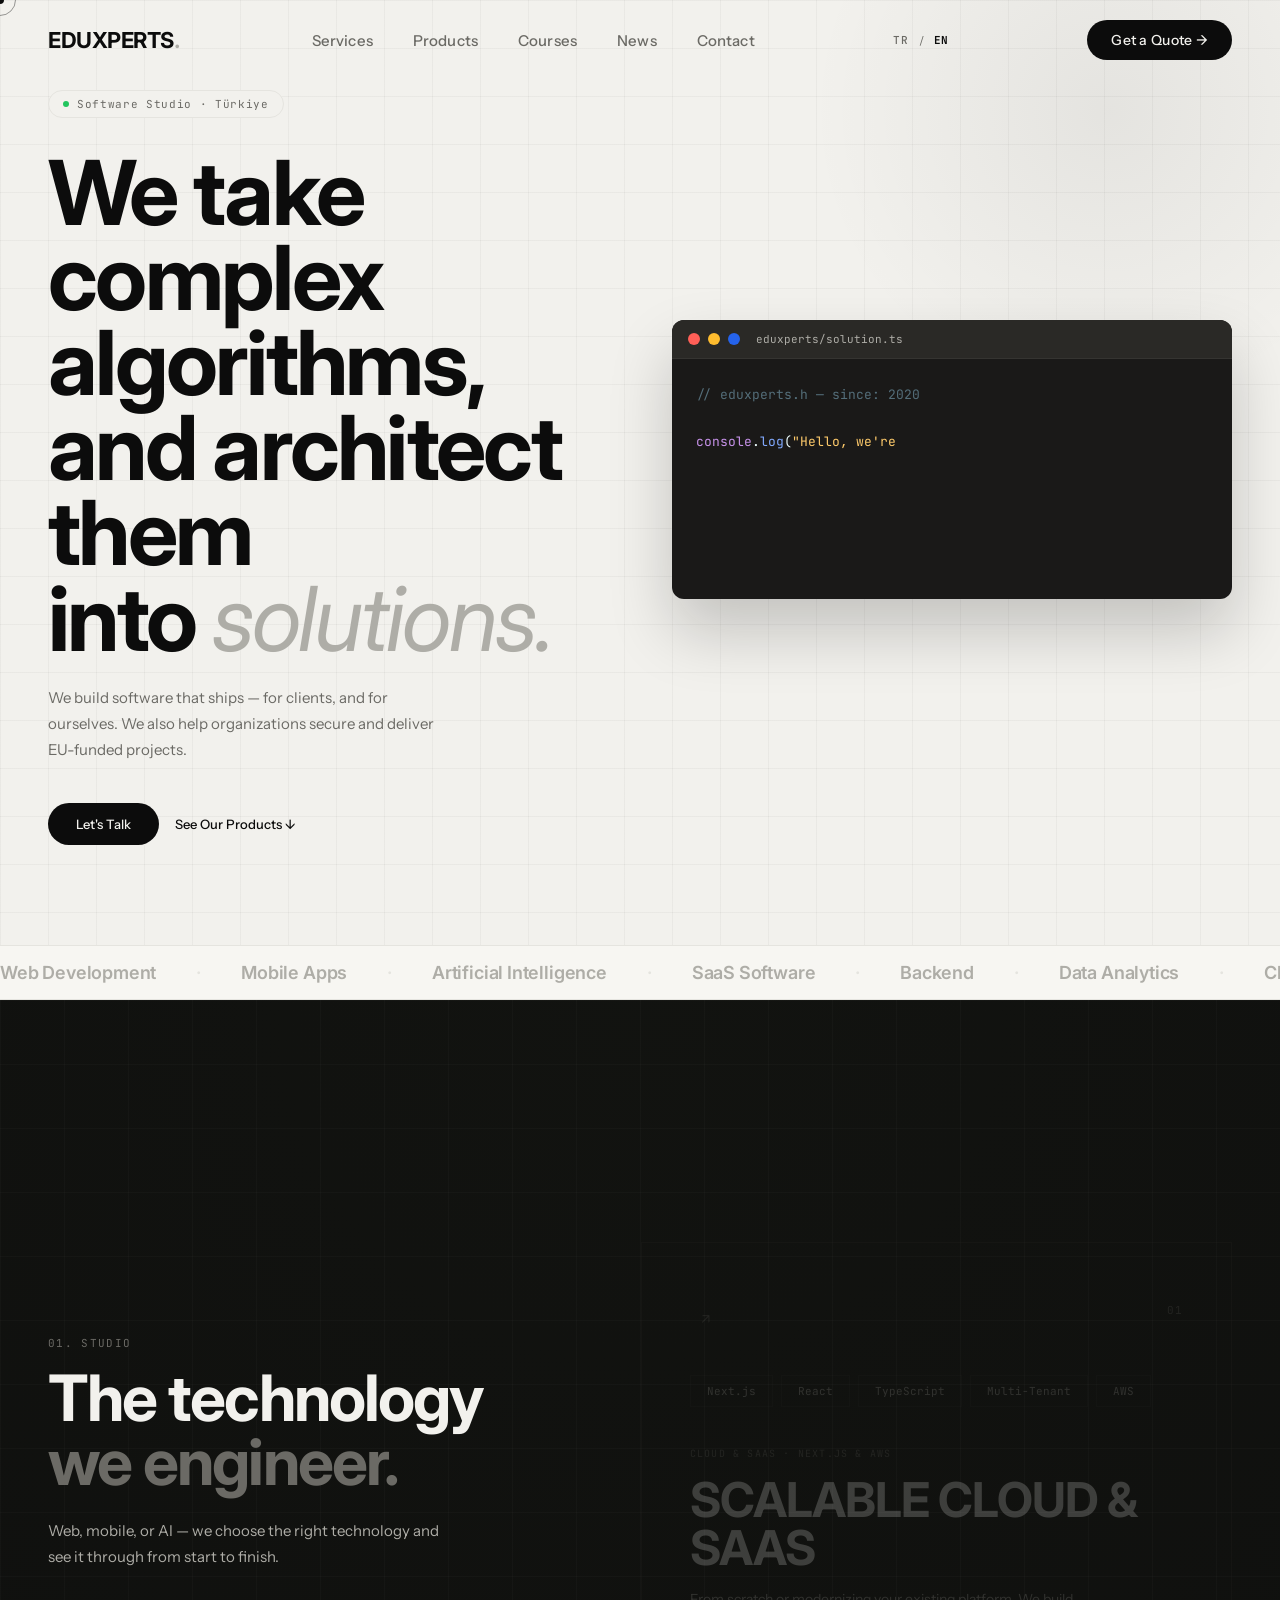
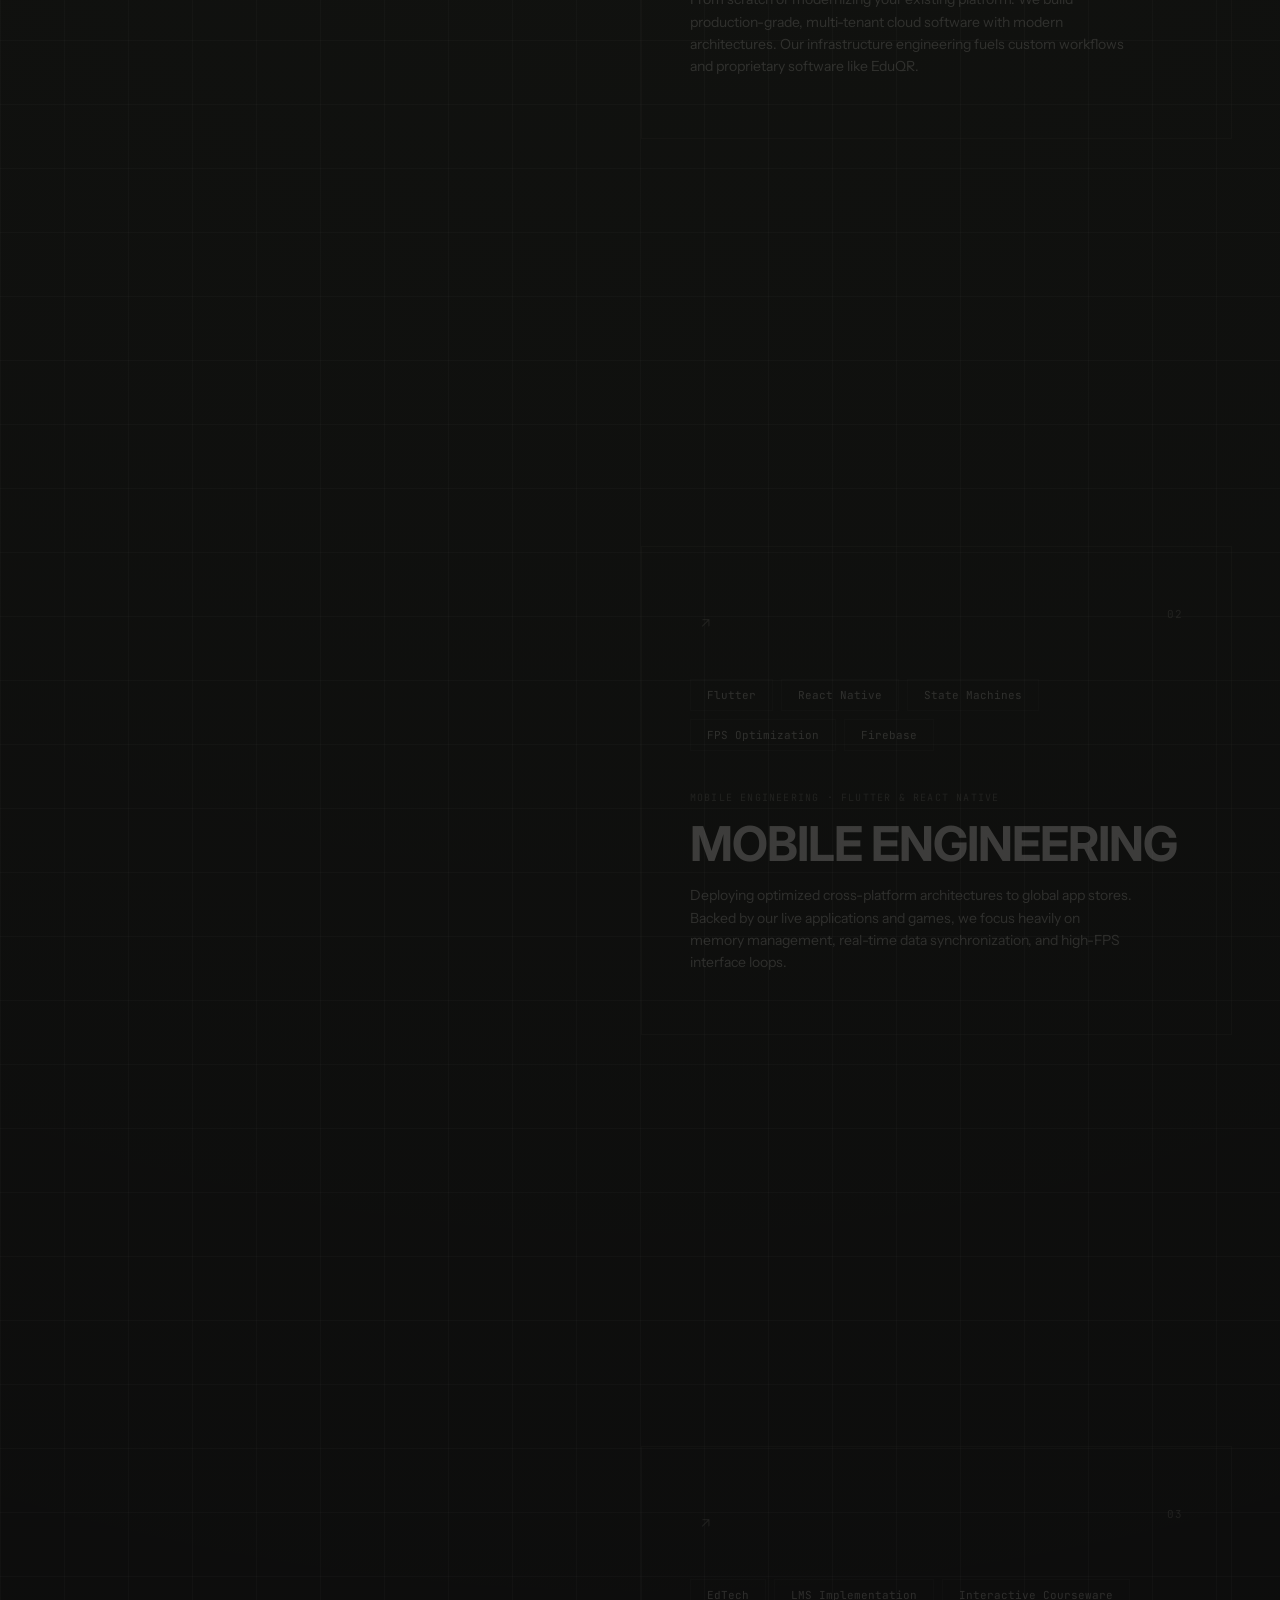
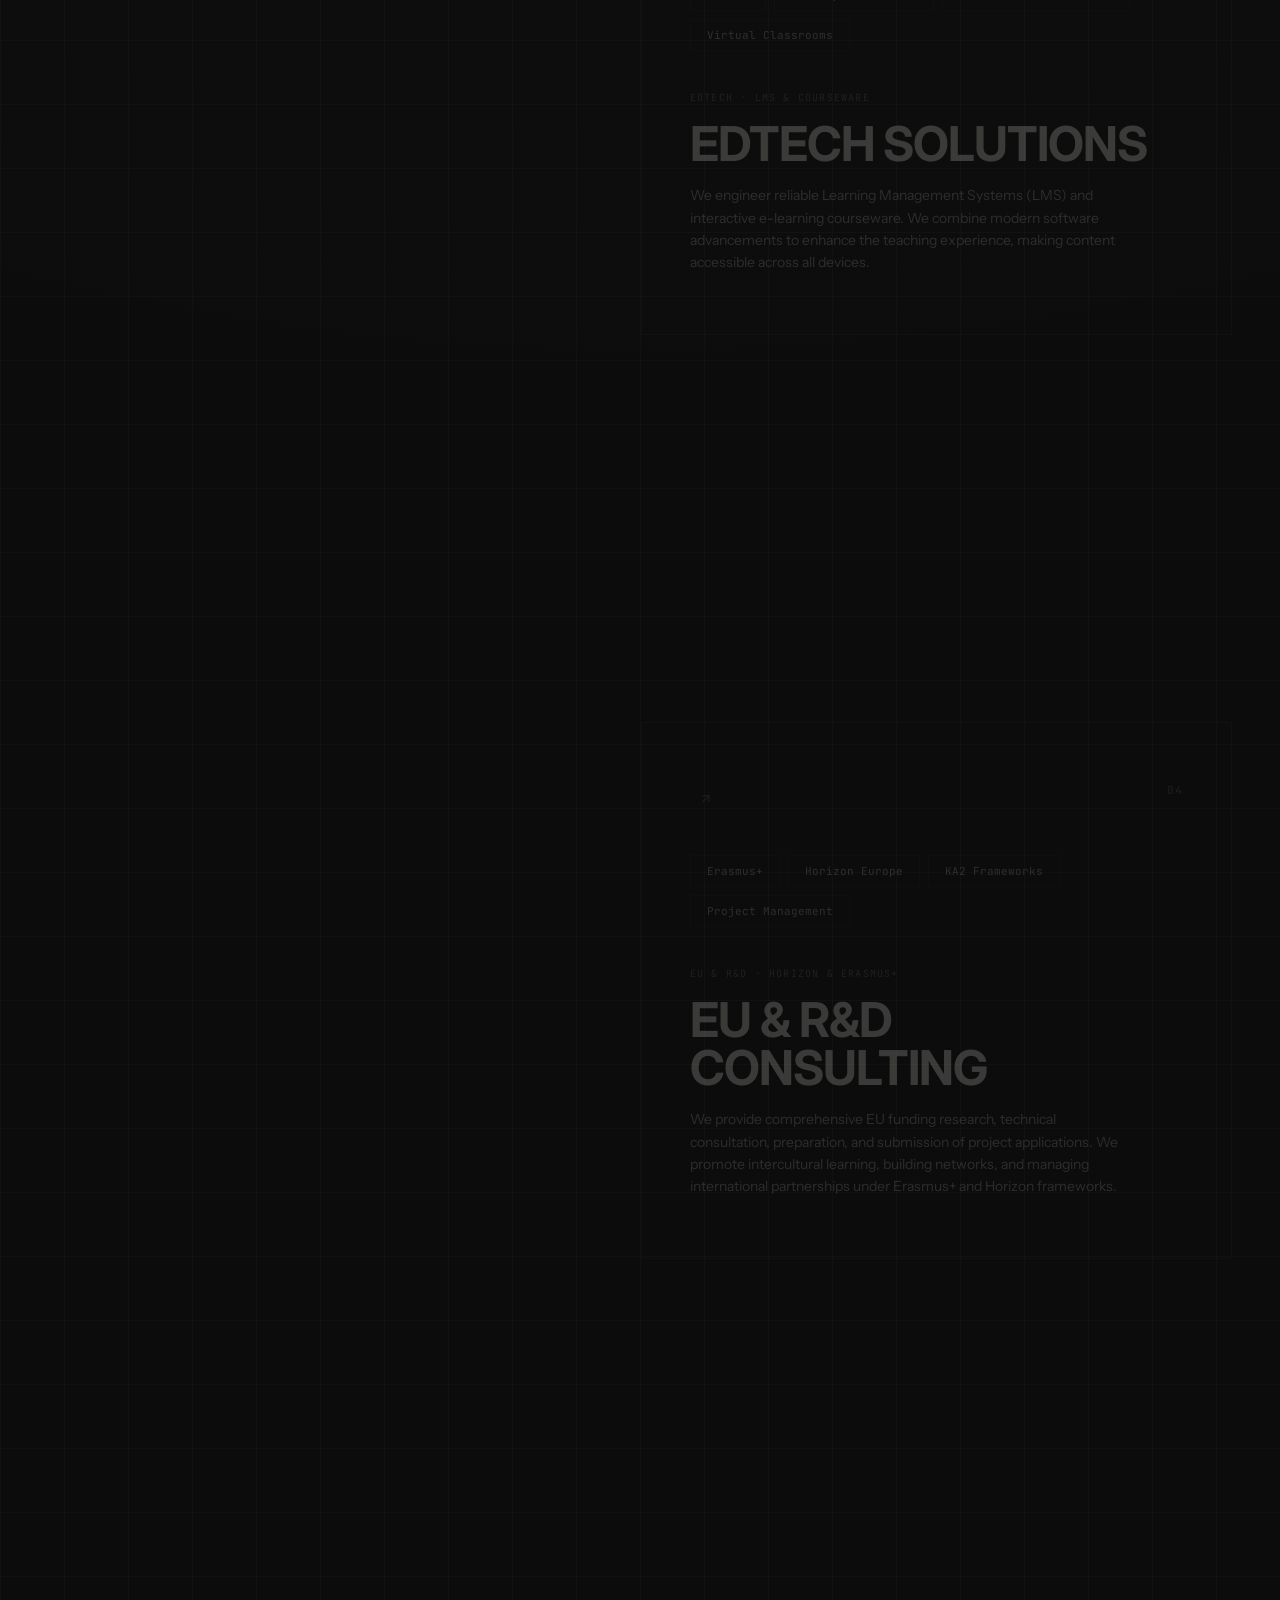
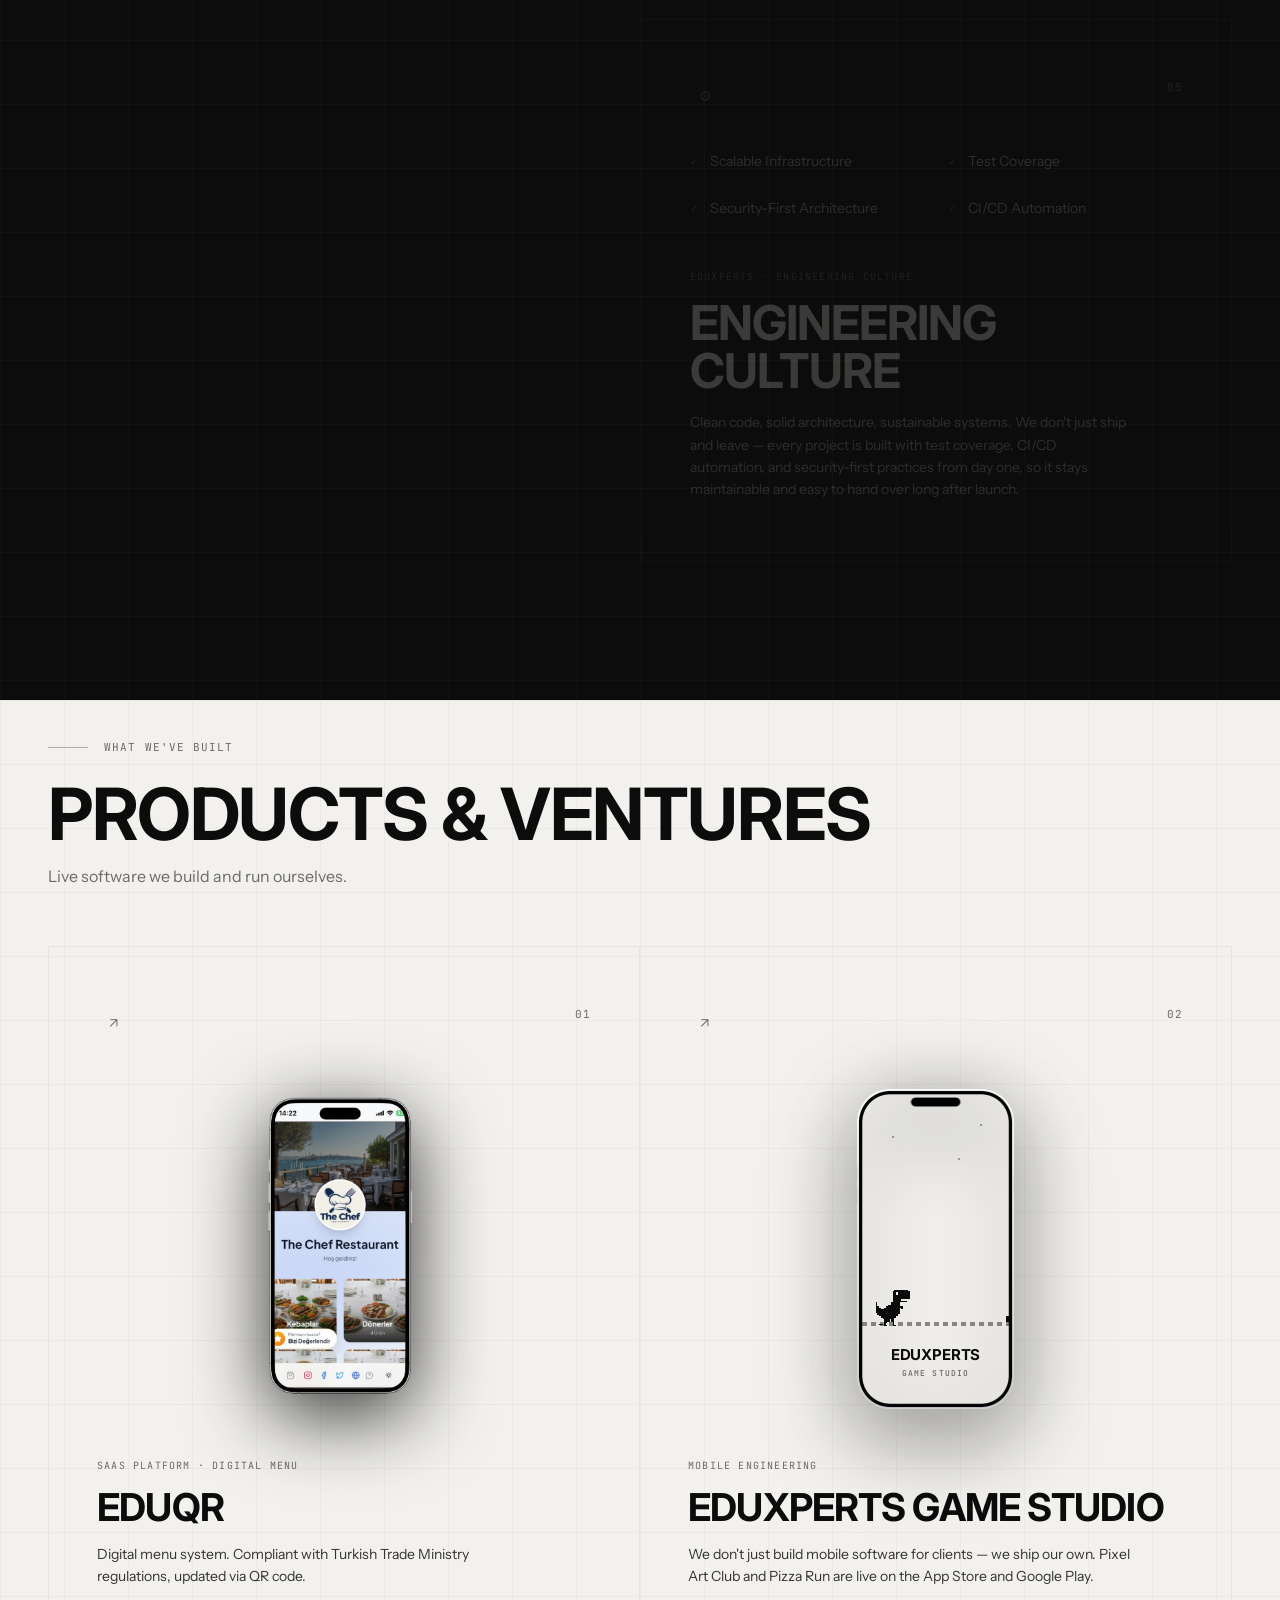
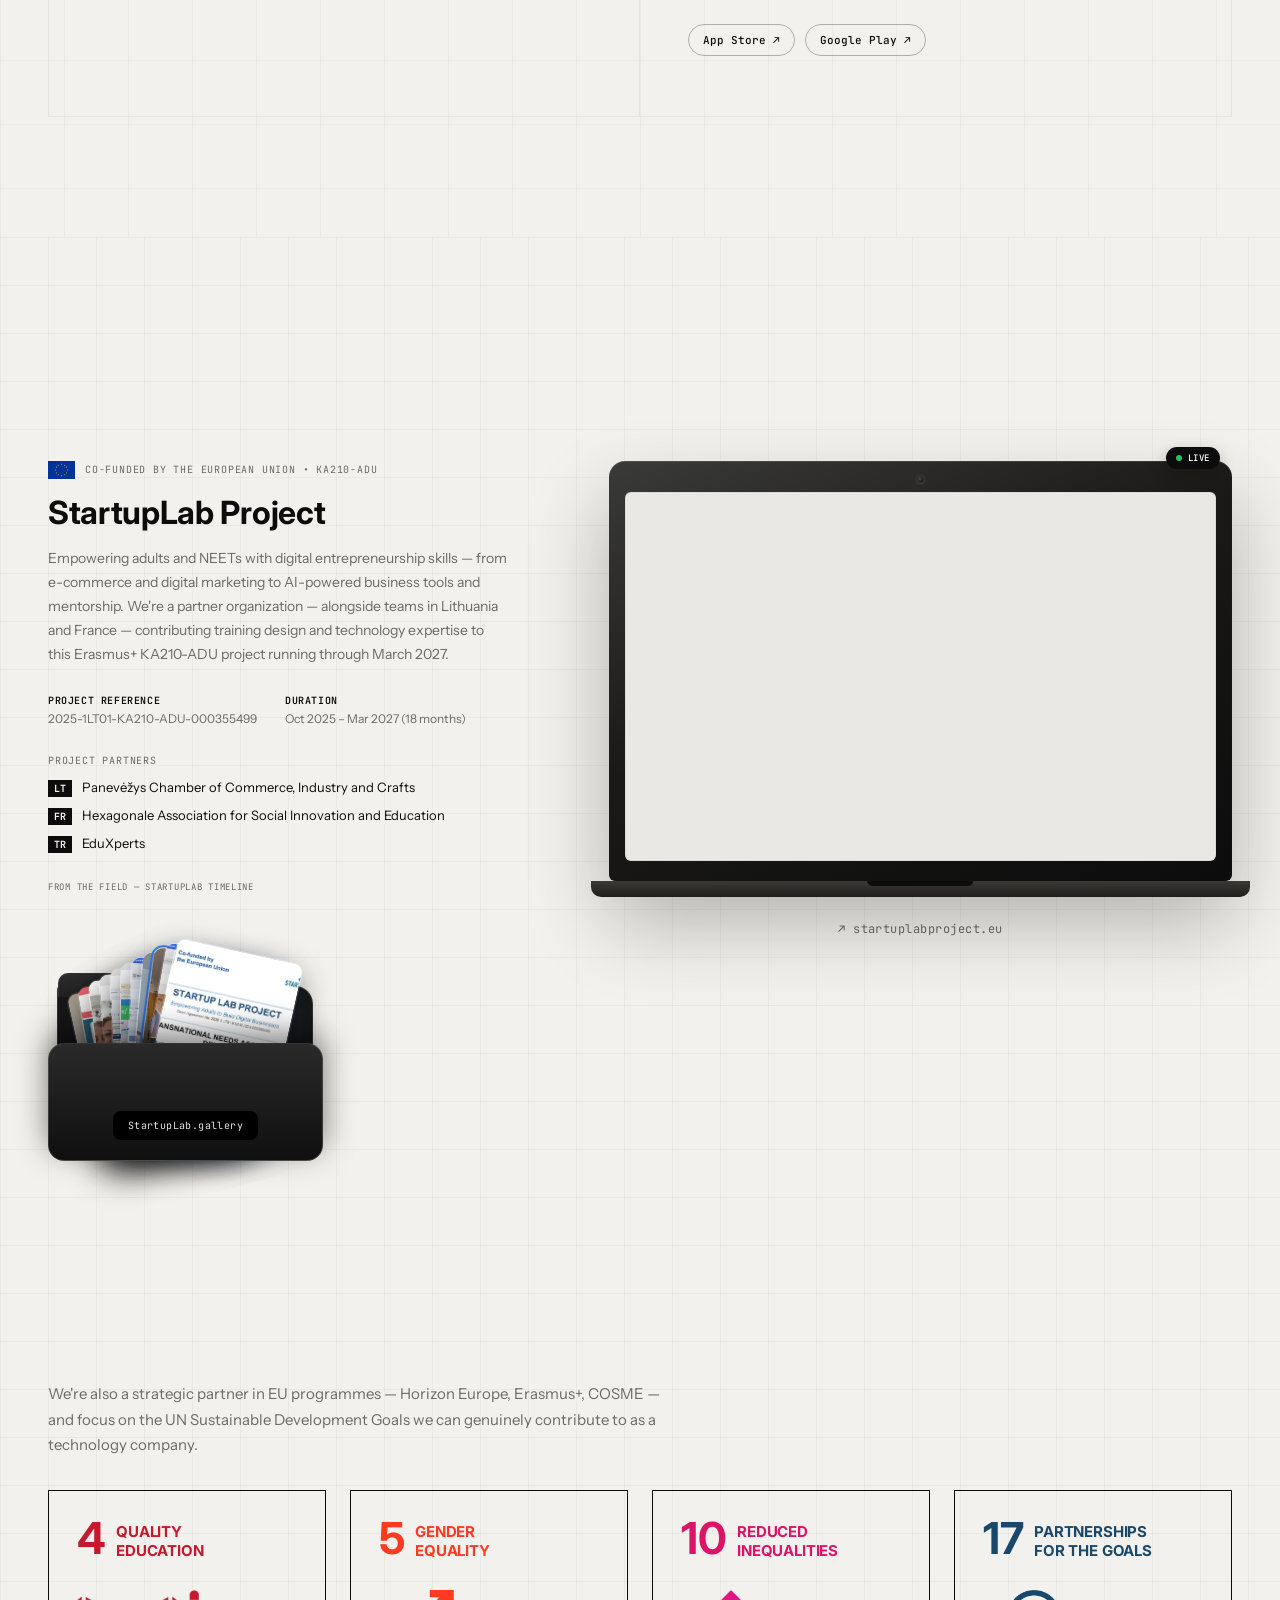
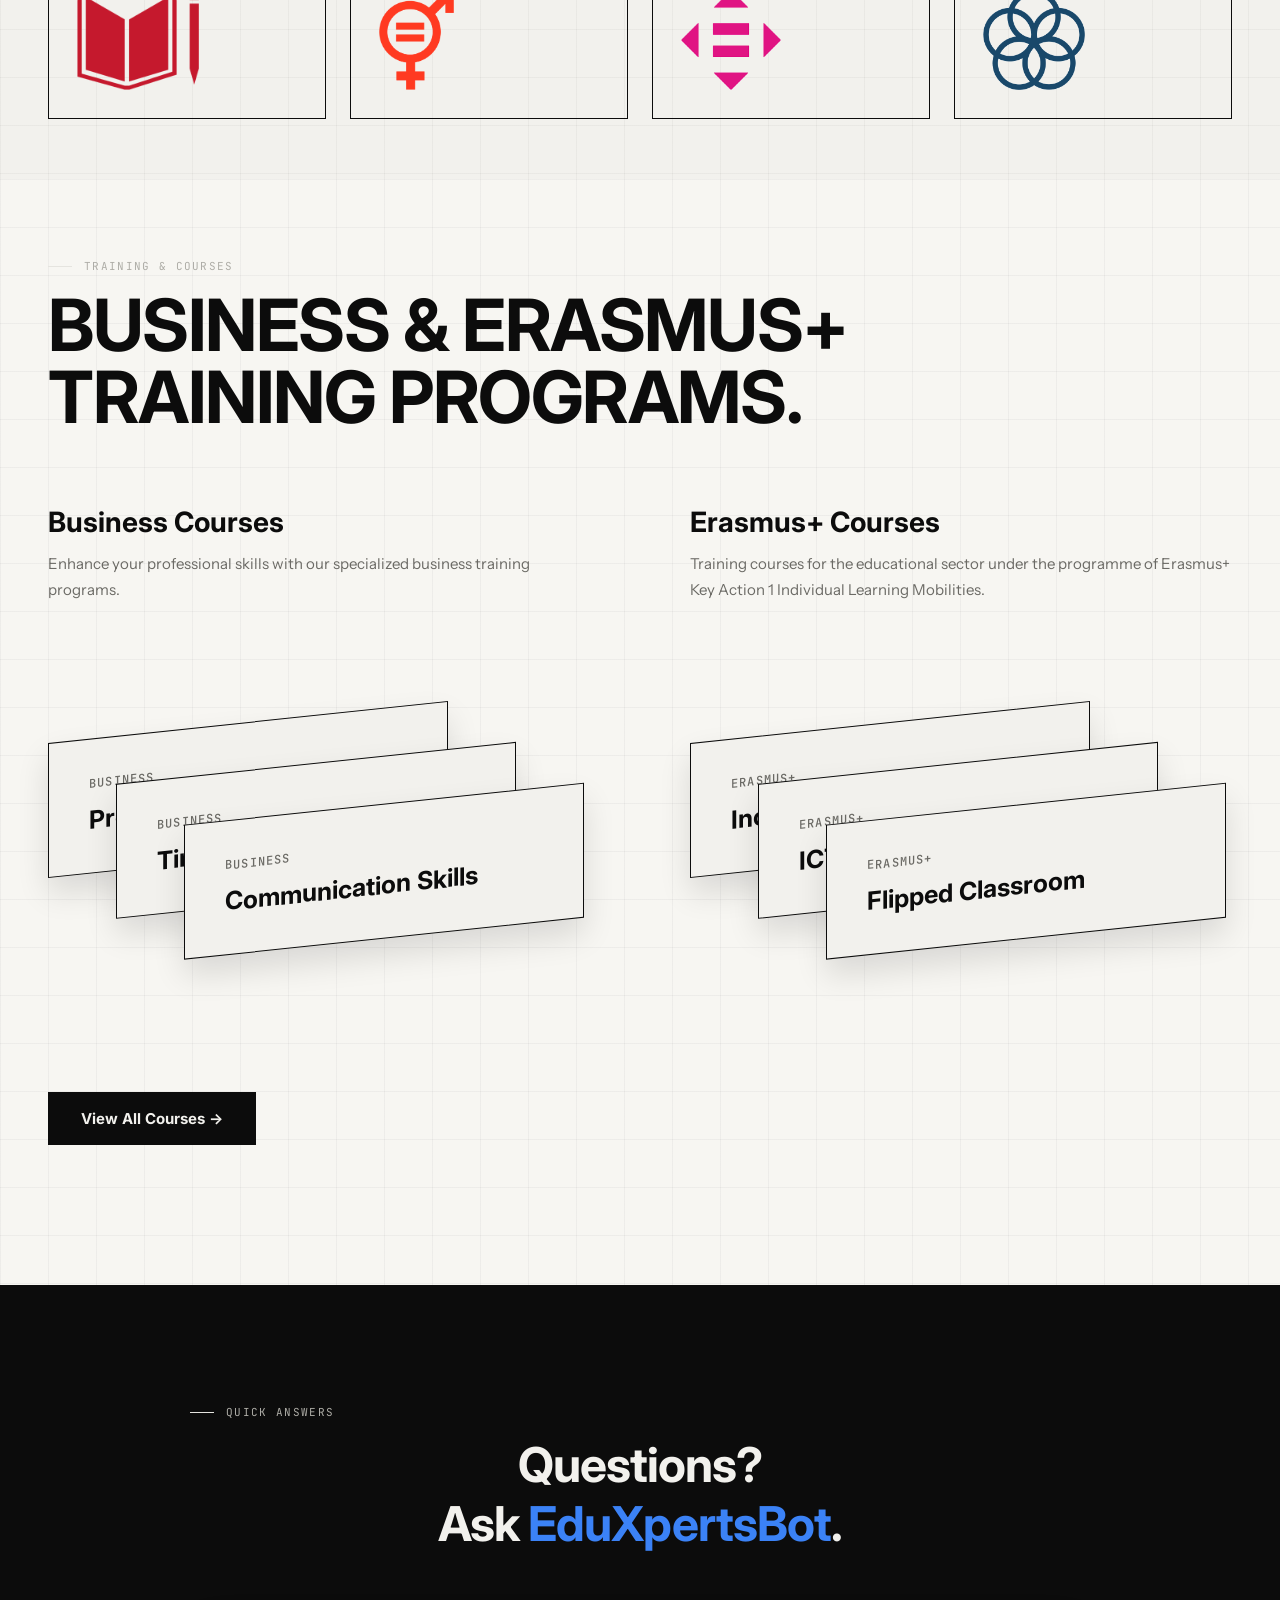
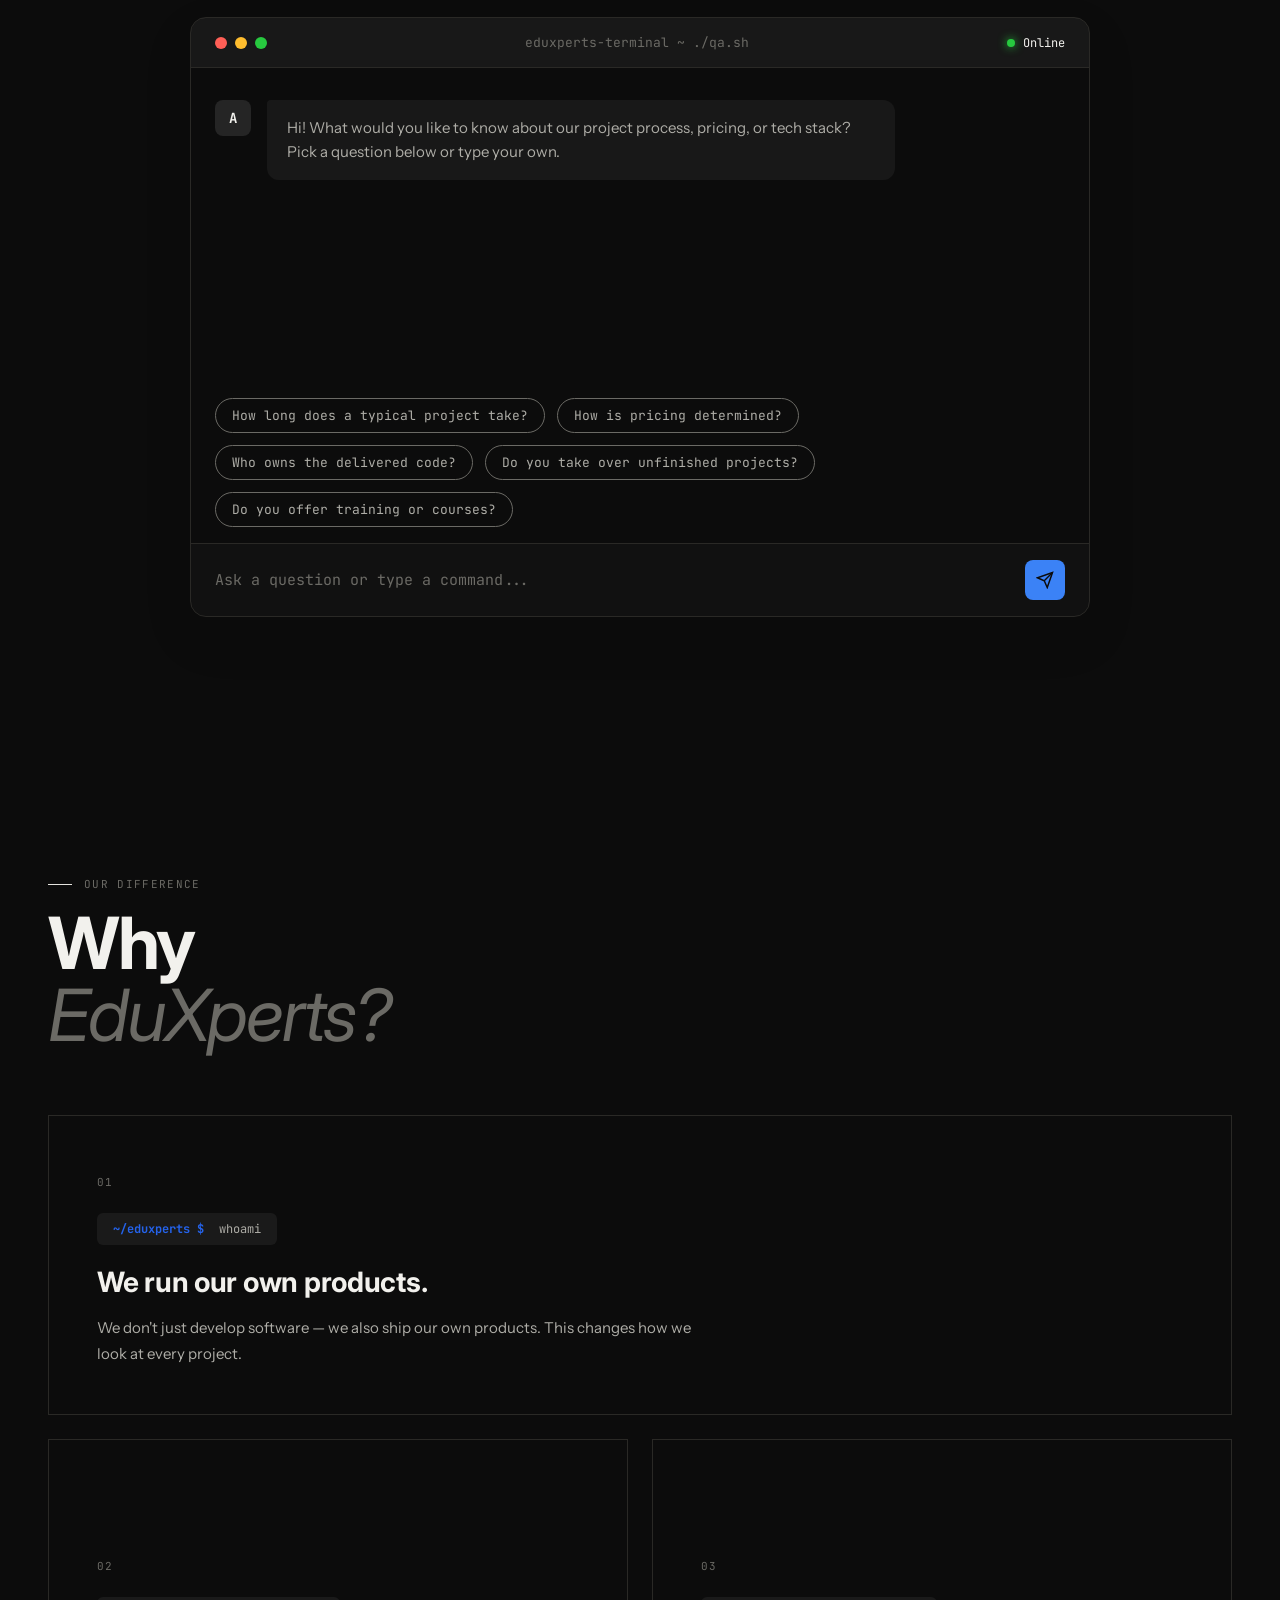
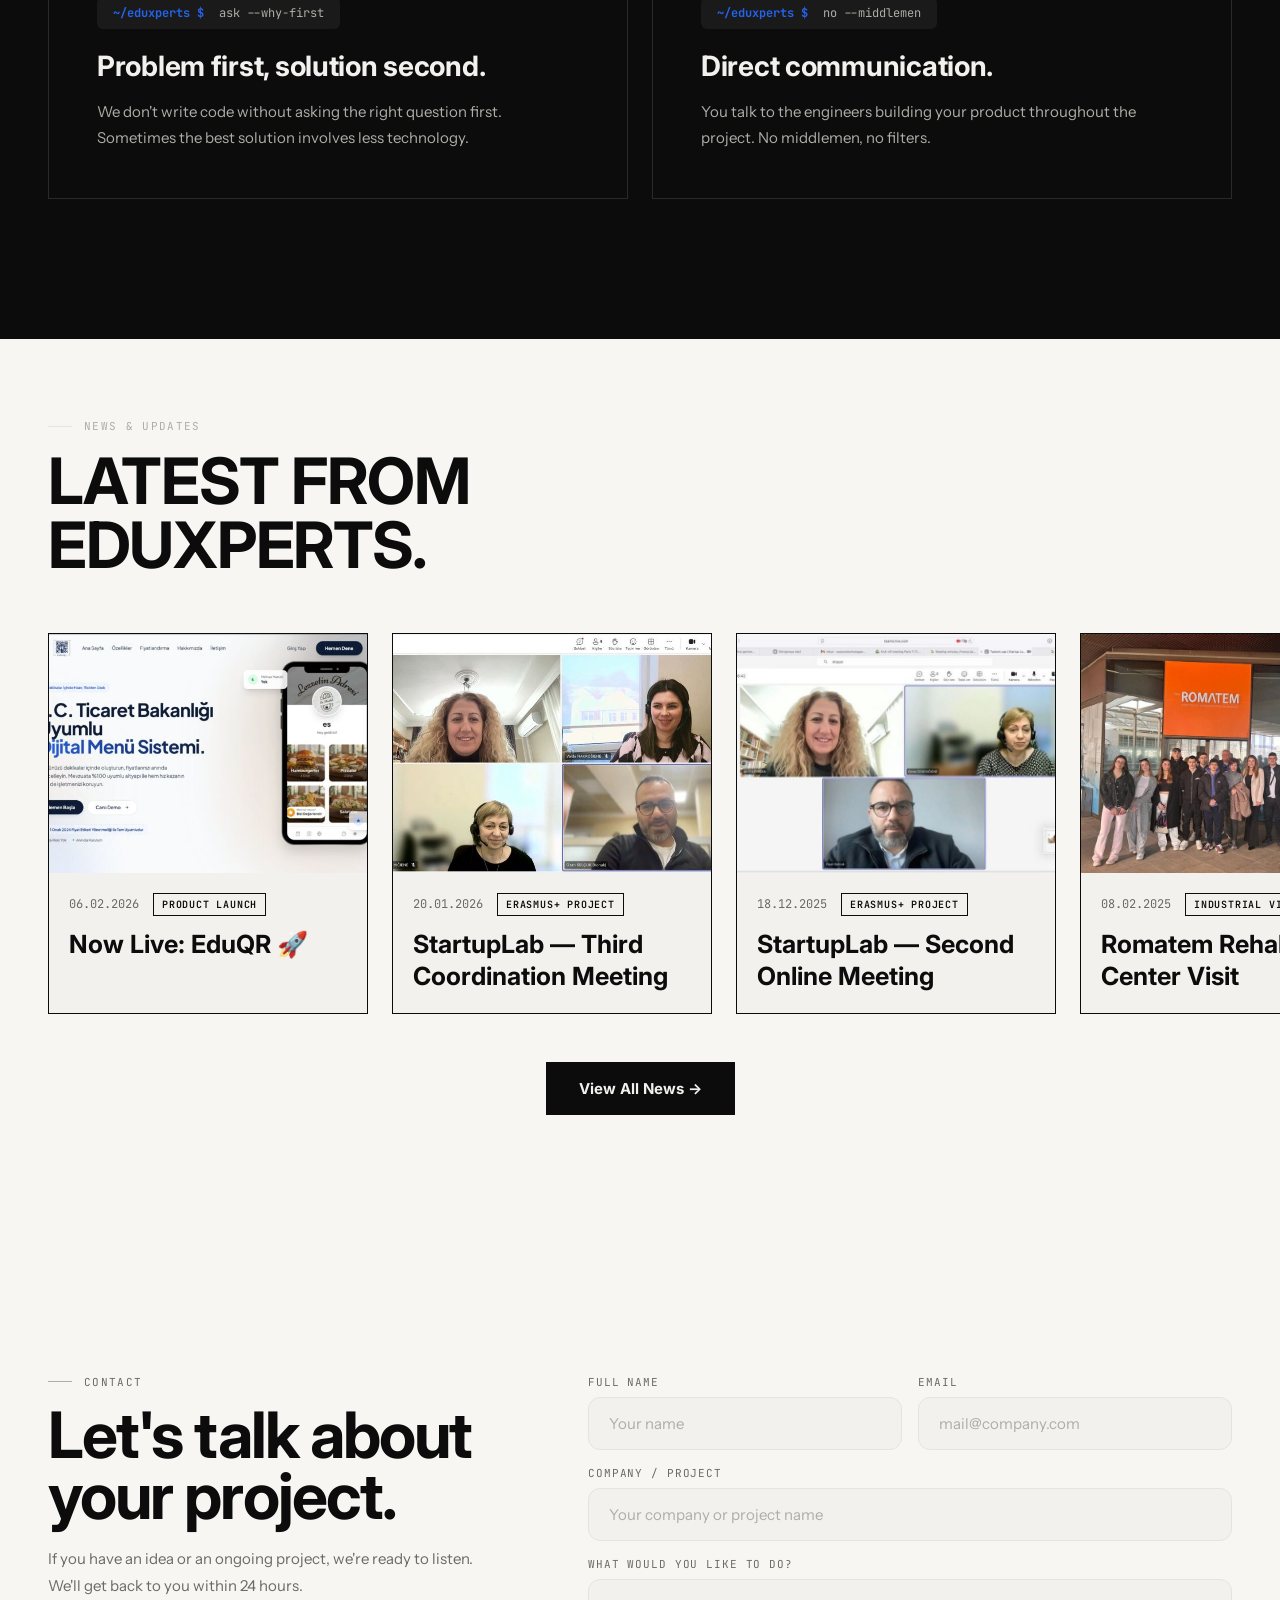
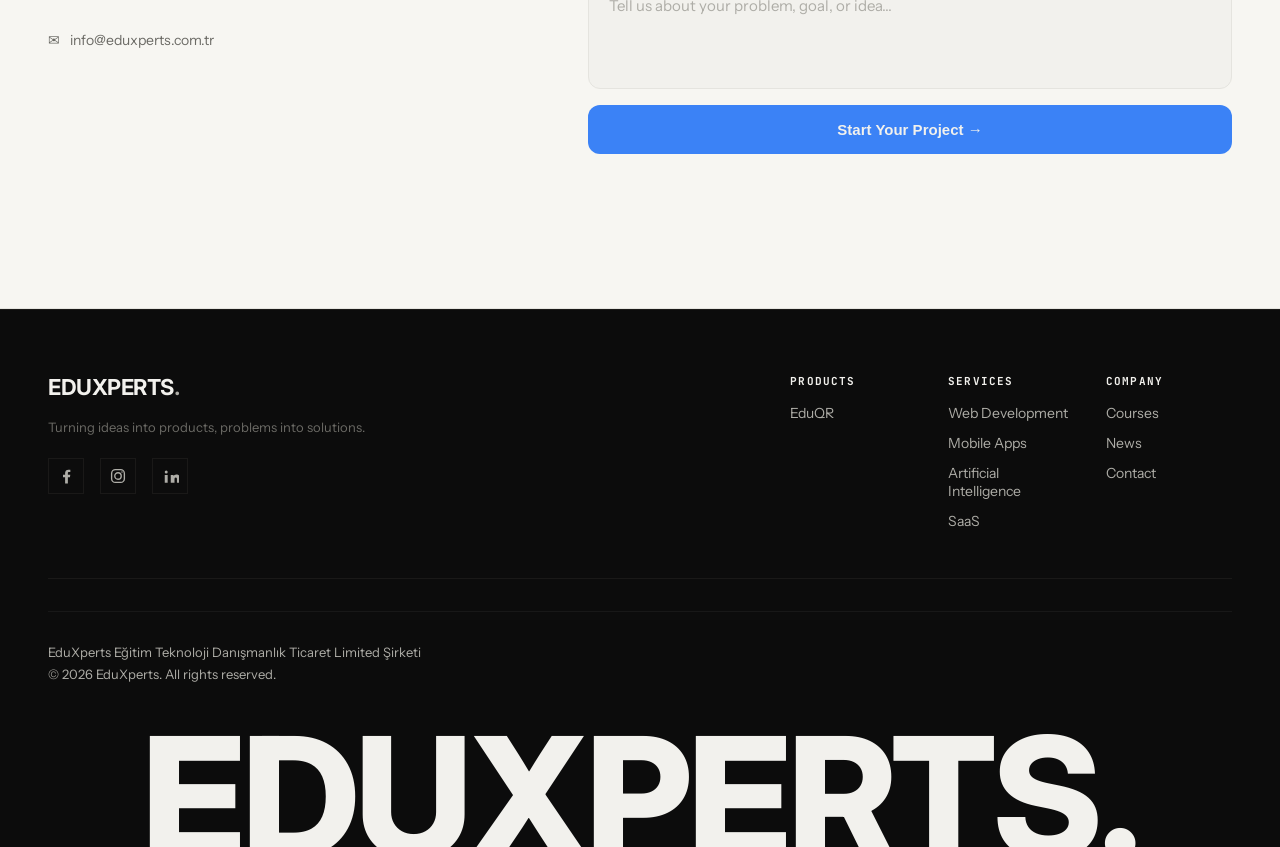
<file: index.html>
<!DOCTYPE html>
<html lang="en">
<head>
<meta charset="UTF-8" />
<meta name="viewport" content="width=device-width, initial-scale=1.0" />
<title>EduXperts Software Studio — We Take Ideas, Turn Them Into Products</title>
<meta name="description" content="EduXperts builds enterprise-grade web, mobile, and AI software. EduQR is ours. We build client projects with the same care." />
<link rel="canonical" href="https://eduxperts.com.tr/" />
<meta property="og:type" content="website" />
<meta property="og:site_name" content="EduXperts" />
<meta property="og:title" content="EduXperts Software Studio — We Take Ideas, Turn Them Into Products" />
<meta property="og:description" content="EduXperts builds enterprise-grade web, mobile, and AI software. EduQR is ours. We build client projects with the same care." />
<meta property="og:url" content="https://eduxperts.com.tr/" />
<meta property="og:image" content="https://eduxperts.com.tr/assets/images/eduqr-mockup.png" />
<meta name="twitter:card" content="summary_large_image" />
<meta name="twitter:title" content="EduXperts Software Studio" />
<meta name="twitter:description" content="EduXperts builds enterprise-grade web, mobile, and AI software. EduQR is ours. We build client projects with the same care." />
<meta name="twitter:image" content="https://eduxperts.com.tr/assets/images/eduqr-mockup.png" />
<link rel="icon" type="image/svg+xml" href="assets/favicon.svg" />
<link rel="alternate icon" href="assets/favicon.ico" />
<link rel="apple-touch-icon" href="assets/apple-touch-icon.png" />
<link rel="preconnect" href="https://fonts.googleapis.com" />
<link rel="preconnect" href="https://fonts.gstatic.com" crossorigin />
<link href="https://fonts.googleapis.com/css2?family=Inter:wght@400;500;600;700;800;900&family=Instrument+Sans:ital,wght@0,300;0,400;0,500;1,300&family=JetBrains+Mono:wght@400;500&display=swap" rel="stylesheet" />
<link rel="stylesheet" href="css/style.css">
<script type="application/ld+json">
{
  "@context": "https://schema.org",
  "@type": "Organization",
  "name": "EduXperts Eğitim Teknoloji Danışmanlık Ticaret Limited Şirketi",
  "alternateName": "EduXperts",
  "url": "https://eduxperts.com.tr/",
  "logo": "https://eduxperts.com.tr/assets/favicon.svg",
  "description": "EduXperts builds enterprise-grade web, mobile, and AI software, and consults on EU-funded (Erasmus+) education projects.",
  "sameAs": []
}
</script>
<script type="application/ld+json">
{
  "@context": "https://schema.org",
  "@type": "FAQPage",
  "mainEntity": [
    {
      "@type": "Question",
      "name": "How long does a typical project take?",
      "acceptedAnswer": { "@type": "Answer", "text": "Depends on scope. A web app can be done in 4–6 weeks. More complex SaaS or mobile projects may take 2–4 months. We provide a clear timeline before starting." }
    },
    {
      "@type": "Question",
      "name": "How is pricing determined?",
      "acceptedAnswer": { "@type": "Answer", "text": "It depends on scope. We work with fixed-budget projects or weekly sprint-based engagements. Once scope is defined, we provide a written proposal." }
    },
    {
      "@type": "Question",
      "name": "Who owns the delivered code?",
      "acceptedAnswer": { "@type": "Answer", "text": "Once delivery and payment are complete, full IP ownership of the code transfers to you, along with the repository, documentation, and configuration." }
    },
    {
      "@type": "Question",
      "name": "Do you take over unfinished projects?",
      "acceptedAnswer": { "@type": "Answer", "text": "Yes. We review existing code, assess its state, and put it on a sustainable path. We do a technical assessment before taking over." }
    },
    {
      "@type": "Question",
      "name": "Do you offer training or courses?",
      "acceptedAnswer": { "@type": "Answer", "text": "Yes. We run business training programs for companies and Erasmus+ KA1 courses for the education sector. All courses are listed on our Courses page." }
    }
  ]
}
</script>
</head>
<body>

<!-- INTRO OVERLAY -->
<div class="intro-overlay" id="introOverlay">
  <div class="intro-logo" id="introLogo">EDUXPERTS<span>.</span></div>
</div>

<div class="cursor" id="cursor"></div>
<div class="cursor-ring" id="cursorRing"></div>

<!-- NAV -->
<nav id="nav">
  <a href="#" class="logo">EDUXPERTS<span>.</span></a>
  <ul class="nav-links">
    <li><a href="#hizmetler" data-i18n="nav-services">Services</a></li>
    <li><a href="#urunler" data-i18n="nav-products">Products</a></li>
    <li><a href="#egitimler" data-i18n="nav-courses">Courses</a></li>
    <li><a href="news.html" data-i18n="nav-news">News</a></li>
    <li><a href="#iletisim" data-i18n="nav-contact">Contact</a></li>
  </ul>
  <div class="lang-toggle">
    <button class="lang-btn" data-lang="tr" onclick="setLanguage('tr')">TR</button>
    <span class="lang-sep">/</span>
    <button class="lang-btn active" data-lang="en" onclick="setLanguage('en')">EN</button>
  </div>
  <a href="#iletisim" class="nav-btn" data-i18n="nav-cta">Get a Quote →</a>
  <button class="hamburger" id="hamburger" aria-label="Menu">
    <span></span><span></span>
  </button>
</nav>

<div class="mobile-menu" id="mobileMenu">
  <a href="#hizmetler" class="mob-link">Services</a>
  <a href="#urunler" class="mob-link">Products</a>
  <a href="#egitimler" class="mob-link">Courses</a>
  <a href="news.html" class="mob-link">News</a>
  <a href="#iletisim" class="mob-link">Contact</a>
  <a href="#iletisim" class="mob-cta">Get a Quote →</a>
</div>

<!-- HERO -->
<section class="hero" id="hero">
  <div class="hero-bg">
    <div class="hero-grid"></div>
    <div class="hero-glow"></div>
  </div>

  <div class="hero-content">
    <div class="hero-badge reveal">
      <span class="badge-dot"></span>
      <span data-i18n="hero-eyebrow">Software Studio · Türkiye</span>
    </div>
    <h1 class="hero-title reveal" data-i18n="hero-title">
      We take complex algorithms,<br>
      and architect them<br>
      into <em>solutions.</em>
    </h1>
    <p class="hero-sub reveal" data-i18n="hero-sub">
      We build software that ships — for clients, and for ourselves. We also help organizations secure and deliver EU-funded projects.
    </p>
    <div class="hero-actions reveal">
      <a href="#iletisim" class="btn-dark" data-i18n="hero-btn-primary">Let's Talk</a>
      <a href="#urunler" class="btn-ghost" data-i18n="hero-btn-secondary">See Our Products ↓</a>
    </div>
  </div>

  <div class="hero-visual reveal">
    <div class="code-window">
      <div class="code-bar">
        <span class="dot red"></span>
        <span class="dot yellow"></span>
        <span class="dot green"></span>
        <span class="code-file">eduxperts/solution.ts</span>
      </div>
      <div class="code-body">
        <div class="code-line"><span class="c-purple">console</span><span class="c-white">.</span><span class="c-blue">log</span><span class="c-white">(</span><span class="c-orange">"Hello, we're EduXperts."</span><span class="c-white">);</span></div>
        <div class="code-line"></div>
        <div class="code-line"><span class="c-accent">if</span><span class="c-white"> (yourIdea) {</span></div>
        <div class="code-line"><span class="c-white">  </span><span class="c-purple">console</span><span class="c-white">.</span><span class="c-blue">log</span><span class="c-white">(</span><span class="c-orange">"We can build it."</span><span class="c-white">);</span></div>
        <div class="code-line"><span class="c-white">} </span><span class="c-accent">else</span><span class="c-white"> {</span></div>
        <div class="code-line"><span class="c-white">  </span><span class="c-purple">console</span><span class="c-white">.</span><span class="c-blue">log</span><span class="c-white">(</span><span class="c-orange">"Let's figure it out together."</span><span class="c-white">);</span></div>
        <div class="code-line"><span class="c-white">}</span></div>
        <div class="code-line"></div>
        <div class="code-line"><span class="c-purple">console</span><span class="c-white">.</span><span class="c-blue">log</span><span class="c-white">(</span><span class="c-orange">"We design, build, and ship software."</span><span class="c-white">);</span></div>
        <div class="code-line"><span class="c-purple">console</span><span class="c-white">.</span><span class="c-blue">log</span><span class="c-white">(</span><span class="c-orange">"Some of it is even our own."</span><span class="c-white">);</span></div>
        <div class="code-line"></div>
        <div class="code-line typed-line"><span class="c-gray">// ✓ ready when you are.</span><span class="cursor-blink">|</span></div>
      </div>
    </div>

  </div>
</section>

<!-- MARQUEE -->
<div class="marquee-section">
  <div class="marquee-track">
    <div class="marquee-inner">
      <span>Web Development</span><span class="sep">·</span>
      <span>Mobile Apps</span><span class="sep">·</span>
      <span>Artificial Intelligence</span><span class="sep">·</span>
      <span>SaaS Software</span><span class="sep">·</span>
      <span>Backend</span><span class="sep">·</span>
      <span>Data Analytics</span><span class="sep">·</span>
      <span>Cloud Native</span><span class="sep">·</span>
      <span>Enterprise Solutions</span><span class="sep">·</span>
      <span>Web Development</span><span class="sep">·</span>
      <span>Mobile Apps</span><span class="sep">·</span>
      <span>Artificial Intelligence</span><span class="sep">·</span>
      <span>SaaS Software</span><span class="sep">·</span>
      <span>Backend</span><span class="sep">·</span>
      <span>Data Analytics</span><span class="sep">·</span>
      <span>Cloud Native</span><span class="sep">·</span>
      <span>Enterprise Solutions</span><span class="sep">·</span>
    </div>
  </div>
</div>

<section id="hizmetler" class="hizmetler-sticky">
  <div class="scroll-container">
    
    <div class="sticky-side">
      <div class="sticky-content active" id="content-studio">
        <span class="tag" data-i18n="svc-tag-1">01. Studio</span>
        <h2 class="hybrid-title" data-i18n="svc-title-1">The technology<br><em>we engineer.</em></h2>
        <p class="hybrid-text" data-i18n="svc-desc-1">Web, mobile, or AI — we choose the right technology and see it through from start to finish.</p>
      </div>

      <div class="sticky-content" id="content-lab">
        <span class="tag" data-i18n="svc-tag-2">02. Engineering</span>
        <h2 class="hybrid-title" data-i18n="svc-title-2">In it for<br><em>the long run.</em></h2>
        <p class="hybrid-text" data-i18n="svc-desc-2">Because we ship our own products too, we take a long-term view on every project.</p>
      </div>
    </div>

    <div class="scrolling-side">
      <div class="scroll-item" data-sticky="content-studio">
        <div class="strict-card">
          <div class="sc-top">
            <span class="sc-arrow">↗</span>
            <span class="sc-num">01</span>
          </div>
          <div class="sc-middle">
            <div class="tech-tags">
              <span>Next.js</span>
              <span>React</span>
              <span>TypeScript</span>
              <span>Multi-Tenant</span>
              <span>AWS</span>
            </div>
          </div>
          <div class="sc-bottom">
            <div class="sc-meta" data-i18n="card-cloud-meta">CLOUD & SAAS · NEXT.JS & AWS</div>
            <h3 class="sc-title" data-i18n="card-cloud-title">SCALABLE CLOUD & SAAS</h3>
            <p class="sc-desc" data-i18n="card-cloud-desc">From scratch or modernizing your existing platform. We build production-grade, multi-tenant cloud software with modern architectures. Our infrastructure engineering fuels custom workflows and proprietary software like EduQR.</p>
          </div>
        </div>
      </div>
      
      <div class="scroll-item" data-sticky="content-studio">
        <div class="strict-card">
          <div class="sc-top">
            <span class="sc-arrow">↗</span>
            <span class="sc-num">02</span>
          </div>
          <div class="sc-middle">
            <div class="tech-tags">
              <span>Flutter</span>
              <span>React Native</span>
              <span>State Machines</span>
              <span>FPS Optimization</span>
              <span>Firebase</span>
            </div>
          </div>
          <div class="sc-bottom">
            <div class="sc-meta" data-i18n="card-mobile-meta">MOBILE ENGINEERING · FLUTTER & REACT NATIVE</div>
            <h3 class="sc-title" data-i18n="card-mobile-title">MOBILE ENGINEERING</h3>
            <p class="sc-desc" data-i18n="card-mobile-desc">Deploying optimized cross-platform architectures to global app stores. Backed by our live applications and games, we focus heavily on memory management, real-time data synchronization, and high-FPS interface loops.</p>
          </div>
        </div>
      </div>
      
      <div class="scroll-item" data-sticky="content-studio">
        <div class="strict-card">
          <div class="sc-top">
            <span class="sc-arrow">↗</span>
            <span class="sc-num">03</span>
          </div>
          <div class="sc-middle">
            <div class="tech-tags">
              <span>EdTech</span>
              <span>LMS Implementation</span>
              <span>Interactive Courseware</span>
              <span>Virtual Classrooms</span>
            </div>
          </div>
          <div class="sc-bottom">
            <div class="sc-meta" data-i18n="card-edtech-meta">EDTECH · LMS & COURSEWARE</div>
            <h3 class="sc-title" data-i18n="card-edtech-title">EDTECH SOLUTIONS</h3>
            <p class="sc-desc" data-i18n="card-edtech-desc">We engineer reliable Learning Management Systems (LMS) and interactive e-learning courseware. We combine modern software advancements to enhance the teaching experience, making content accessible across all devices.</p>
          </div>
        </div>
      </div>
      
      <div class="scroll-item" data-sticky="content-studio">
        <div class="strict-card">
          <div class="sc-top">
            <span class="sc-arrow">↗</span>
            <span class="sc-num">04</span>
          </div>
          <div class="sc-middle">
            <div class="tech-tags">
              <span>Erasmus+</span>
              <span>Horizon Europe</span>
              <span>KA2 Frameworks</span>
              <span>Project Management</span>
            </div>
          </div>
          <div class="sc-bottom">
            <div class="sc-meta" data-i18n="card-eu-meta">EU & R&D · HORIZON & ERASMUS+</div>
            <h3 class="sc-title" data-i18n="card-eu-title">EU & R&D CONSULTING</h3>
            <p class="sc-desc" data-i18n="card-eu-desc">We provide comprehensive EU funding research, technical consultation, preparation, and submission of project applications. We promote intercultural learning, building networks, and managing international partnerships under Erasmus+ and Horizon frameworks.</p>
          </div>
        </div>
      </div>
      
      <div class="mobile-chapter-break">
        <span class="tag" data-i18n="svc-tag-2">02. Engineering</span>
        <h3 data-i18n="svc-title-2">In it for<br><em>the long run.</em></h3>
      </div>

      <div class="scroll-item" data-sticky="content-lab">
         <div class="engineering-preview-box">
            <div class="strict-card">
              <div class="sc-top">
                <span class="sc-arrow">⚙</span>
                <span class="sc-num">05</span>
              </div>
              <div class="sc-middle">
                <ul class="eng-features-grid">
                  <li><span class="f-icon">✓</span> Scalable Infrastructure</li>
                  <li><span class="f-icon">✓</span> Test Coverage</li>
                  <li><span class="f-icon">✓</span> Security-First Architecture</li>
                  <li><span class="f-icon">✓</span> CI/CD Automation</li>
                </ul>
              </div>
              <div class="sc-bottom">
                <div class="sc-meta" data-i18n="card-eng-meta">EDUXPERTS · ENGINEERING CULTURE</div>
                <h3 class="sc-title" data-i18n="card-eng-title">ENGINEERING CULTURE</h3>
                <p class="sc-desc" data-i18n="card-eng-desc">Clean code, solid architecture, sustainable systems. We don't just ship and leave — every project is built with test coverage, CI/CD automation, and security-first practices from day one, so it stays maintainable and easy to hand over long after launch.</p>
              </div>
            </div>
         </div>
      </div>
    </div>

  </div>
</section>

<!-- ÖNEMLİ PROJELERİMİZ (PORTFOLIO GRID) -->
<section class="portfolio-strict" id="urunler" style="padding-top: 40px;">
  <div class="portfolio-inner">
    <div class="p-header reveal">
      <div class="p-label" data-i18n="products-label">WHAT WE'VE BUILT</div>
      <div class="p-title-row">
        <h2 data-i18n="products-title">PRODUCTS &amp; VENTURES</h2>
      </div>
      <p style="font-size:16px; color:var(--gray-500); font-weight:300; margin-top:16px;" data-i18n="products-sub">Live software we build and run ourselves.</p>
    </div>

    <div class="portfolio-grid reveal">
      <!-- EduQR -->
      <a href="https://eduqr.tr" target="_blank" class="strict-card p-card">
        <div class="sc-top">
          <span class="sc-arrow">↗</span>
          <span class="sc-num">01</span>
        </div>

        <div class="p-card-visual">
          <img src="assets/images/eduqr-mockup.png" alt="EduQR" class="mockup-img phone-mockup">
          <div class="eduqr-preview-card">
            <div class="sl-iframe-wrap">
              <iframe class="sl-iframe" src="https://eduqr.tr" title="EduQR" loading="lazy" scrolling="no" tabindex="-1"></iframe>
            </div>
          </div>
        </div>

        <div class="sc-bottom">
          <div class="sc-meta" data-i18n="eduqr-meta">SAAS PLATFORM · DIGITAL MENU</div>
          <h3 class="sc-title">EDUQR</h3>
          <p class="sc-desc" data-i18n="eduqr-desc">Digital menu system. Compliant with Turkish Trade Ministry regulations, updated via QR code.</p>
        </div>
      </a>

      <!-- Interactive Mobile Mechanics -->
      <div class="strict-card p-card">
        <div class="sc-top">
          <span class="sc-arrow">↗</span>
          <span class="sc-num">02</span>
        </div>

        <div class="p-card-visual">
          <div class="onb-phone">
            <div class="game-scene">
              <div class="game-scene-dot game-scene-dot-1"></div>
              <div class="game-scene-dot game-scene-dot-2"></div>
              <div class="game-scene-dot game-scene-dot-3"></div>
              <div class="game-scene-runner"></div>
              <div class="game-scene-cactus"></div>
              <div class="game-scene-ground"></div>
              <div class="game-scene-brand">
                <span>EDUXPERTS</span>
                <span class="game-scene-brand-sub">GAME STUDIO</span>
              </div>
            </div>
            <img src="assets/images/phone-frame.png" alt="" class="phone-frame-overlay">
          </div>
        </div>

        <div class="sc-bottom">
          <div class="sc-meta" data-i18n="card2-meta">MOBILE ENGINEERING</div>
          <h3 class="sc-title" data-i18n="card2-title">EDUXPERTS GAME STUDIO</h3>
          <p class="sc-desc" data-i18n="card2-desc">We don't just build mobile software for clients — we ship our own. Pixel Art Club and Pizza Run are live on the App Store and Google Play.</p>
          <div class="store-badges">
            <a href="https://apps.apple.com/tr/developer/esra-nil-dogan-eduxperts-egitim-teknoloji-danismanlik/id6790150579" target="_blank" class="store-badge">App Store ↗</a>
            <a href="https://play.google.com/store/apps/dev?id=8341034516818210702" target="_blank" class="store-badge">Google Play ↗</a>
          </div>
        </div>
      </div>
    </div>
  </div>
</section>

<!-- INTERNATIONAL PROJECTS -->
<section class="network-strict" id="projeler">
  <div class="network-bg"><div class="network-bg-grid"></div></div>

  <div class="intl-header reveal">
    <h2 data-i18n="intl-title">EU Project</h2>
  </div>

  <div class="intl-grid">
    <div class="intl-col reveal">
      <div class="intl-badge">
        <svg class="eu-flag" viewBox="0 0 30 20" xmlns="http://www.w3.org/2000/svg" aria-hidden="true">
          <rect width="30" height="20" fill="#003399"/>
          <defs><path id="eu-star" d="M0,-1 L0.22,-0.31 L0.95,-0.31 L0.36,0.12 L0.59,0.81 L0,0.38 L-0.59,0.81 L-0.36,0.12 L-0.95,-0.31 L-0.22,-0.31 Z"/></defs>
          <g fill="#FFCC00">
            <use href="#eu-star" transform="translate(15,3.5) scale(0.9)"/>
            <use href="#eu-star" transform="translate(18.63,4.75) scale(0.9)"/>
            <use href="#eu-star" transform="translate(20.63,6.75) scale(0.9)"/>
            <use href="#eu-star" transform="translate(21.5,10) scale(0.9)"/>
            <use href="#eu-star" transform="translate(20.63,13.25) scale(0.9)"/>
            <use href="#eu-star" transform="translate(18.63,15.25) scale(0.9)"/>
            <use href="#eu-star" transform="translate(15,16.5) scale(0.9)"/>
            <use href="#eu-star" transform="translate(11.37,15.25) scale(0.9)"/>
            <use href="#eu-star" transform="translate(9.37,13.25) scale(0.9)"/>
            <use href="#eu-star" transform="translate(8.5,10) scale(0.9)"/>
            <use href="#eu-star" transform="translate(9.37,6.75) scale(0.9)"/>
            <use href="#eu-star" transform="translate(11.37,4.75) scale(0.9)"/>
          </g>
        </svg>
        <span data-i18n="startuplab-badge">CO-FUNDED BY THE EUROPEAN UNION • KA210-ADU</span>
      </div>
      <h3 class="intl-col-title" data-i18n="startuplab-title">StartupLab Project</h3>
      <p class="intl-col-desc" data-i18n="startuplab-desc">Empowering adults and NEETs with digital entrepreneurship skills — from e-commerce and digital marketing to AI-powered business tools and mentorship. We're a partner organization — alongside teams in Lithuania and France — contributing training design and technology expertise to this Erasmus+ KA210-ADU project running through March 2027.</p>

      <div class="intl-meta">
        <div class="intl-meta-item"><strong data-i18n="intl-meta-ref-label">Project Reference</strong> 2025-1LT01-KA210-ADU-000355499</div>
        <div class="intl-meta-item"><strong data-i18n="intl-meta-duration-label">Duration</strong> <span data-i18n="intl-meta-duration">Oct 2025 – Mar 2027 (18 months)</span></div>
      </div>

      <div class="intl-partners">
        <div class="intl-partners-label" data-i18n="intl-partners-label">PROJECT PARTNERS</div>
        <ul class="intl-partners-list">
          <li><span class="intl-partner-country">LT</span> Panevėžys Chamber of Commerce, Industry and Crafts</li>
          <li><span class="intl-partner-country">FR</span> Hexagonale Association for Social Innovation and Education</li>
          <li><span class="intl-partner-country">TR</span> EduXperts</li>
        </ul>
      </div>

    <div class="sl-folder-wrap reveal" id="slFolderWrap">
      <div class="sl-folder-label">FROM THE FIELD — STARTUPLAB TIMELINE</div>

      <div class="sl-folder-stage">
        <div class="sl-folder-back">
          <div class="sl-folder-tab"></div>
        </div>

        <div class="sl-folder-photos">
          <div class="sl-folder-photo" style="--i:-5.0">
            <img src="assets/images/startuplab-news/02-kickoff-france.jpg" alt="Kick-Off Meeting, France" loading="lazy">
            <span class="sl-folder-cap">11.11.2025 · Kick-Off, France</span>
          </div>
          <div class="sl-folder-photo" style="--i:-4.0">
            <img src="assets/images/startuplab-news/04-newsletter.jpg" alt="Newsletter No.1" loading="lazy">
            <span class="sl-folder-cap">01.01.2026 · Newsletter No.1</span>
          </div>
          <div class="sl-folder-photo" style="--i:-3.0">
            <img src="assets/images/startuplab-news/05-meeting-3.jpg" alt="3rd Online Meeting" loading="lazy">
            <span class="sl-folder-cap">20.01.2026 · 3rd Online Meeting</span>
          </div>
          <div class="sl-folder-photo" style="--i:-2.0">
            <img src="assets/images/startuplab-news/06-meeting-4.jpg" alt="4th Online Meeting" loading="lazy">
            <span class="sl-folder-cap">20.02.2026 · 4th Online Meeting</span>
          </div>
          <div class="sl-folder-photo" style="--i:-1.0">
            <img src="assets/images/startuplab-news/07-curriculum.jpg" alt="Training Curriculum Planning" loading="lazy">
            <span class="sl-folder-cap">27.03.2026 · Curriculum Planning</span>
          </div>
          <div class="sl-folder-photo" style="--i:0.0">
            <img src="assets/images/startuplab-news/08-meeting-online.jpg" alt="Partners Meet Online" loading="lazy">
            <span class="sl-folder-cap">17.04.2026 · Partners Meet Online</span>
          </div>
          <div class="sl-folder-photo" style="--i:1.0">
            <img src="assets/images/startuplab-news/09-izmir-prep.jpg" alt="İzmir Meeting Prep" loading="lazy">
            <span class="sl-folder-cap">22.05.2026 · İzmir Meeting Prep</span>
          </div>
          <div class="sl-folder-photo" style="--i:2.0">
            <img src="assets/images/startuplab-news/10-dissemination.jpg" alt="Dissemination Events" loading="lazy">
            <span class="sl-folder-cap">29.05.2026 · Dissemination Events</span>
          </div>
          <div class="sl-folder-photo sl-folder-photo-highlight" style="--i:3.0">
            <img src="assets/images/startuplab-news/11-izmir-meeting.jpg" alt="2nd Transnational Meeting, İzmir" loading="lazy">
            <span class="sl-folder-cap">03–04.06.2026 · İzmir Meeting, hosted by EduXperts</span>
          </div>
          <div class="sl-folder-photo" style="--i:4.0">
            <img src="assets/images/startuplab-news/12-meeting-online-2.jpg" alt="Online Project Meeting" loading="lazy">
            <span class="sl-folder-cap">01.07.2026 · Online Project Meeting</span>
          </div>
          <div class="sl-folder-photo" style="--i:5.0">
            <img src="assets/images/startuplab-news/13-needs-assessment.jpg" alt="Needs Assessment Completed" loading="lazy">
            <span class="sl-folder-cap">11.07.2026 · Needs Assessment Completed</span>
          </div>
        </div>

        <div class="sl-folder-front">
          <span class="sl-folder-chip">StartupLab.gallery</span>
        </div>
      </div>
    </div>
    </div>

    <div class="intl-visual reveal">
      <a href="https://startuplabproject.eu" target="_blank" class="laptop-frame-v2">
        <span class="tablet-live-badge"><span class="badge-dot"></span> LIVE</span>
        <div class="laptop-screen-v2">
          <div class="laptop-cam"></div>
          <div class="sl-iframe-wrap">
            <iframe class="sl-iframe" src="https://startuplabproject.eu" title="StartupLab" loading="lazy" scrolling="no" tabindex="-1"></iframe>
          </div>
        </div>
        <div class="laptop-base-v2"></div>
      </a>
      <a href="https://startuplabproject.eu" target="_blank" class="intl-visual-hint">↗ startuplabproject.eu</a>
    </div>
  </div>

  <div class="sdg-strip reveal">
    <p class="sdg-intro" data-i18n="sdg-intro">We're also a strategic partner in EU programmes — Horizon Europe, Erasmus+, COSME — and focus on the UN Sustainable Development Goals we can genuinely contribute to as a technology company.</p>
    <div class="sdg-grid">
      <div class="sdg-item sdg-4">
        <div class="sdg-top">
          <span class="sdg-num">4</span>
          <span class="sdg-title" data-i18n="sdg-4-title">Quality<br>Education</span>
        </div>
        <div class="sdg-icon-wrap"><img class="sdg-icon" src="assets/images/sdg-4.png" alt=""></div>
      </div>
      <div class="sdg-item sdg-5">
        <div class="sdg-top">
          <span class="sdg-num">5</span>
          <span class="sdg-title" data-i18n="sdg-5-title">Gender<br>Equality</span>
        </div>
        <div class="sdg-icon-wrap"><img class="sdg-icon" src="assets/images/sdg-5.png" alt=""></div>
      </div>
      <div class="sdg-item sdg-10">
        <div class="sdg-top">
          <span class="sdg-num">10</span>
          <span class="sdg-title" data-i18n="sdg-10-title">Reduced<br>Inequalities</span>
        </div>
        <div class="sdg-icon-wrap"><img class="sdg-icon" src="assets/images/sdg-10.png" alt=""></div>
      </div>
      <div class="sdg-item sdg-17">
        <div class="sdg-top">
          <span class="sdg-num">17</span>
          <span class="sdg-title" data-i18n="sdg-17-title">Partnerships<br>for the Goals</span>
        </div>
        <div class="sdg-icon-wrap"><img class="sdg-icon" src="assets/images/sdg-17.png" alt=""></div>
      </div>
    </div>
  </div>
</section>

<!-- TRAINING & COURSES -->
<section class="courses-teaser" id="egitimler">
  <div class="courses-teaser-bg"><div class="courses-teaser-grid"></div></div>
  <div class="courses-teaser-inner">
    <div class="courses-teaser-header">
      <div class="section-label" data-i18n="courses-label">TRAINING & COURSES</div>
      <h2 data-i18n="courses-title">Business &amp; Erasmus+<br>training programs.</h2>
    </div>

    <div class="courses-teaser-grid-cols">
      <div class="courses-col">
        <h3 data-i18n="business-courses-title">Business Courses</h3>
        <p data-i18n="business-courses-desc">Enhance your professional skills with our specialized business training programs.</p>
        <div class="course-cards">
          <a href="course-details.html?id=pcm" class="course-card course-reveal" style="--i:0"><span class="course-card-tag">BUSINESS</span><span class="course-card-name">Project Cycle Management</span></a>
          <a href="course-details.html?id=time" class="course-card course-reveal" style="--i:1"><span class="course-card-tag">BUSINESS</span><span class="course-card-name">Time Management</span></a>
          <a href="course-details.html?id=communication" class="course-card course-reveal" style="--i:2"><span class="course-card-tag">BUSINESS</span><span class="course-card-name">Communication Skills</span></a>
        </div>
      </div>

      <div class="courses-col">
        <h3 data-i18n="erasmus-courses-title">Erasmus+ Courses</h3>
        <p data-i18n="erasmus-courses-desc">Training courses for the educational sector under the programme of Erasmus+ Key Action 1 Individual Learning Mobilities.</p>
        <div class="course-cards">
          <a href="course-details.html?id=inclusive" class="course-card course-reveal" style="--i:0"><span class="course-card-tag">ERASMUS+</span><span class="course-card-name">Inclusive Education</span></a>
          <a href="course-details.html?id=ict" class="course-card course-reveal" style="--i:1"><span class="course-card-tag">ERASMUS+</span><span class="course-card-name">ICT in the Classroom</span></a>
          <a href="course-details.html?id=flipped" class="course-card course-reveal" style="--i:2"><span class="course-card-tag">ERASMUS+</span><span class="course-card-name">Flipped Classroom</span></a>
        </div>
      </div>
    </div>

    <div class="courses-teaser-cta">
      <a href="courses.html" class="btn-course" data-i18n="courses-cta">View All Courses →</a>
    </div>
  </div>
</section>

<!-- SIKÇA SORULANLAR (BOT) -->
<section class="tridea-bot" id="sorular">
  <div class="bot-inner">
    <div class="bot-header reveal">
      <div class="section-label" data-i18n="bot-label">QUICK ANSWERS</div>
      <h2 data-i18n="bot-title">Questions?<br>Ask <span class="c-accent">EduXpertsBot</span>.</h2>
    </div>

    <div class="bot-window reveal">
      <div class="bot-topbar">
        <div class="bot-dots"><span></span><span></span><span></span></div>
        <div class="bot-title">eduxperts-terminal ~ ./qa.sh</div>
        <div class="bot-status"><span class="status-dot"></span> Online</div>
      </div>

      <div class="bot-chat-area" id="chatArea">
        <div class="chat-msg bot-msg">
          <div class="msg-avatar">A</div>
          <div class="msg-bubble" data-i18n="bot-greeting">Hi! What would you like to know about our project process, pricing, or tech stack? Pick a question below or type your own.</div>
        </div>
      </div>

      <div class="bot-quick-replies" id="quickReplies">
        <button class="qr-btn" data-q="q1" data-i18n="bot-q1">How long does a typical project take?</button>
        <button class="qr-btn" data-q="q2" data-i18n="bot-q2">How is pricing determined?</button>
        <button class="qr-btn" data-q="q3" data-i18n="bot-q3">Who owns the delivered code?</button>
        <button class="qr-btn" data-q="q4" data-i18n="bot-q4">Do you take over unfinished projects?</button>
        <button class="qr-btn" data-q="q5" data-i18n="bot-q5">Do you offer training or courses?</button>
      </div>

      <div class="bot-input-area">
        <input type="text" id="botInput" data-i18n-ph="bot-input" placeholder="Ask a question or type a command..." autocomplete="off">
        <button id="botSendBtn">
          <svg viewBox="0 0 24 24" fill="none" stroke="currentColor" stroke-width="2"><line x1="22" y1="2" x2="11" y2="13"/><polygon points="22 2 15 22 11 13 2 9 22 2"/></svg>
        </button>
      </div>
    </div>
  </div>
</section>

<!-- WHY EDUXPERTS (DARK PREMIUM BENTO) -->
<section class="why-dark" id="neden">
  <div class="why-d-inner">
    <div class="why-d-header reveal">
      <div class="section-label" style="color: var(--gray-500);" data-i18n="why-label">OUR DIFFERENCE</div>
      <h2 data-i18n="why-title">Why<br><span>EduXperts?</span></h2>
    </div>

    <div class="why-d-grid">
      <!-- Card 1: Wide -->
      <div class="wd-card wd-wide reveal">
         <div class="wd-content">
            <span class="wd-num">01</span>
            <div class="wd-terminal"><span class="term-prompt">~/eduxperts $</span> whoami</div>
            <h3 data-i18n="why-1-title">We run our own products.</h3>
            <p data-i18n="why-1-desc">We don't just develop software — we also ship our own products. This changes how we look at every project.</p>
         </div>
      </div>

      <!-- Card 2 -->
      <div class="wd-card reveal">
         <div class="wd-content">
            <span class="wd-num">02</span>
            <div class="wd-terminal"><span class="term-prompt">~/eduxperts $</span> ask --why-first</div>
            <h3 data-i18n="why-2-title">Problem first, solution second.</h3>
            <p data-i18n="why-2-desc">We don't write code without asking the right question first. Sometimes the best solution involves less technology.</p>
         </div>
      </div>

      <!-- Card 3 -->
      <div class="wd-card reveal">
         <div class="wd-content">
            <span class="wd-num">03</span>
            <div class="wd-terminal"><span class="term-prompt">~/eduxperts $</span> no --middlemen</div>
            <h3 data-i18n="why-3-title">Direct communication.</h3>
            <p data-i18n="why-3-desc">You talk to the engineers building your product throughout the project. No middlemen, no filters.</p>
         </div>
      </div>
    </div>
  </div>
</section>

<!-- NEWS TEASER -->
<section class="news-teaser" id="haberler">
  <div class="news-teaser-inner">
    <div class="news-teaser-header">
      <div class="section-label" data-i18n="news-label">NEWS & UPDATES</div>
      <h2 data-i18n="news-teaser-title">Latest from<br>EduXperts.</h2>
    </div>
    <div class="news-marquee-track">
      <div class="news-marquee-inner">
      <a href="news.html" class="news-teaser-card">
        <div class="news-teaser-card-media"><img src="assets/images/news/eduqr_hero.jpg" alt="EduQR digital menu platform" loading="lazy"></div>
        <div class="news-teaser-card-body">
          <div class="news-item-meta"><span class="news-item-date">06.02.2026</span><span class="news-item-cat">Product Launch</span></div>
          <h3 class="course-card-name">Now Live: EduQR 🚀</h3>
        </div>
      </a>
      <a href="news.html" class="news-teaser-card">
        <div class="news-teaser-card-media"><img src="assets/images/news/startup_lab_meeting_3.jpg" alt="StartupLab third online coordination meeting" loading="lazy"></div>
        <div class="news-teaser-card-body">
          <div class="news-item-meta"><span class="news-item-date">20.01.2026</span><span class="news-item-cat">Erasmus+ Project</span></div>
          <h3 class="course-card-name">StartupLab — Third Coordination Meeting</h3>
        </div>
      </a>
      <a href="news.html" class="news-teaser-card">
        <div class="news-teaser-card-media"><img src="assets/images/news/startup_lab_meeting_2.jpg" alt="StartupLab second online meeting" loading="lazy"></div>
        <div class="news-teaser-card-body">
          <div class="news-item-meta"><span class="news-item-date">18.12.2025</span><span class="news-item-cat">Erasmus+ Project</span></div>
          <h3 class="course-card-name">StartupLab — Second Online Meeting</h3>
        </div>
      </a>
      <a href="news.html" class="news-teaser-card">
        <div class="news-teaser-card-media"><img src="assets/images/news/visit_romatem_1.jpg" alt="Visit to Romatem Physical Therapy and Rehabilitation Center" loading="lazy"></div>
        <div class="news-teaser-card-body">
          <div class="news-item-meta"><span class="news-item-date">08.02.2025</span><span class="news-item-cat">Industrial Visit</span></div>
          <h3 class="course-card-name">Romatem Rehabilitation Center Visit</h3>
        </div>
      </a>
      <a href="news.html" class="news-teaser-card">
        <div class="news-teaser-card-media"><img src="assets/images/news/visit_feb_2.jpg" alt="Dentarium dental prosthesis laboratory visit" loading="lazy"></div>
        <div class="news-teaser-card-body">
          <div class="news-item-meta"><span class="news-item-date">08.02.2025</span><span class="news-item-cat">Industrial Visit</span></div>
          <h3 class="course-card-name">Dentarium Laboratory Visit</h3>
        </div>
      </a>
      <a href="news.html" class="news-teaser-card">
        <div class="news-teaser-card-media"><img src="assets/images/news/etkinlik13kasim.jpg" alt="StartupLab first project meeting in France" loading="lazy"></div>
        <div class="news-teaser-card-body">
          <div class="news-item-meta"><span class="news-item-date">13.11.2025</span><span class="news-item-cat">Erasmus+ Project</span></div>
          <h3 class="course-card-name">StartupLab — First Meeting in France</h3>
        </div>
      </a>
      <a href="news.html" class="news-teaser-card">
        <div class="news-teaser-card-media"><img src="assets/images/news/etkinlik12kasim1.jpg" alt="Essential Skills for the Digital Age training session" loading="lazy"></div>
        <div class="news-teaser-card-body">
          <div class="news-item-meta"><span class="news-item-date">12.11.2025</span><span class="news-item-cat">Training Session</span></div>
          <h3 class="course-card-name">Essential Skills for the Digital Age</h3>
        </div>
      </a>
      <a href="news.html" class="news-teaser-card">
        <div class="news-teaser-card-media"><img src="assets/images/news/event_may_1.jpg" alt="Multicultural Education Course in Istanbul" loading="lazy"></div>
        <div class="news-teaser-card-body">
          <div class="news-item-meta"><span class="news-item-date">10.05.2025</span><span class="news-item-cat">Erasmus+ KA1 Course</span></div>
          <h3 class="course-card-name">Multicultural Education Course</h3>
        </div>
      </a>
      <a href="news.html" class="news-teaser-card">
        <div class="news-teaser-card-media"><img src="assets/images/news/etkinlik8subat1.jpg" alt="First day of the Digital Health course" loading="lazy"></div>
        <div class="news-teaser-card-body">
          <div class="news-item-meta"><span class="news-item-date">08.02.2025</span><span class="news-item-cat">Erasmus+ KA1 VET</span></div>
          <h3 class="course-card-name">First Day of Digital Health Course</h3>
        </div>
      </a>
      <a href="news.html" class="news-teaser-card">
        <div class="news-teaser-card-media"><img src="assets/images/news/visit_june_1.jpg" alt="Educational visit and CPR training with Greek partners" loading="lazy"></div>
        <div class="news-teaser-card-body">
          <div class="news-item-meta"><span class="news-item-date">20.06.2024</span><span class="news-item-cat">Erasmus+ Study Visit</span></div>
          <h3 class="course-card-name">CPR Training with Greek Partners</h3>
        </div>
      </a>
      <a href="news.html" class="news-teaser-card">
        <div class="news-teaser-card-media"><img src="assets/images/news/visit_march_2.jpg" alt="Visit to Healthy Aging and Alzheimer centers" loading="lazy"></div>
        <div class="news-teaser-card-body">
          <div class="news-item-meta"><span class="news-item-date">27.03.2024</span><span class="news-item-cat">Erasmus+ Study Visit</span></div>
          <h3 class="course-card-name">Healthy Aging & Alzheimer Centers Visit</h3>
        </div>
      </a>
      <a href="news.html" class="news-teaser-card">
        <div class="news-teaser-card-media"><img src="assets/images/news/eduqr_hero.jpg" alt="EduQR digital menu platform" loading="lazy"></div>
        <div class="news-teaser-card-body">
          <div class="news-item-meta"><span class="news-item-date">06.02.2026</span><span class="news-item-cat">Product Launch</span></div>
          <h3 class="course-card-name">Now Live: EduQR 🚀</h3>
        </div>
      </a>
      <a href="news.html" class="news-teaser-card">
        <div class="news-teaser-card-media"><img src="assets/images/news/startup_lab_meeting_3.jpg" alt="StartupLab third online coordination meeting" loading="lazy"></div>
        <div class="news-teaser-card-body">
          <div class="news-item-meta"><span class="news-item-date">20.01.2026</span><span class="news-item-cat">Erasmus+ Project</span></div>
          <h3 class="course-card-name">StartupLab — Third Coordination Meeting</h3>
        </div>
      </a>
      <a href="news.html" class="news-teaser-card">
        <div class="news-teaser-card-media"><img src="assets/images/news/startup_lab_meeting_2.jpg" alt="StartupLab second online meeting" loading="lazy"></div>
        <div class="news-teaser-card-body">
          <div class="news-item-meta"><span class="news-item-date">18.12.2025</span><span class="news-item-cat">Erasmus+ Project</span></div>
          <h3 class="course-card-name">StartupLab — Second Online Meeting</h3>
        </div>
      </a>
      <a href="news.html" class="news-teaser-card">
        <div class="news-teaser-card-media"><img src="assets/images/news/visit_romatem_1.jpg" alt="Visit to Romatem Physical Therapy and Rehabilitation Center" loading="lazy"></div>
        <div class="news-teaser-card-body">
          <div class="news-item-meta"><span class="news-item-date">08.02.2025</span><span class="news-item-cat">Industrial Visit</span></div>
          <h3 class="course-card-name">Romatem Rehabilitation Center Visit</h3>
        </div>
      </a>
      <a href="news.html" class="news-teaser-card">
        <div class="news-teaser-card-media"><img src="assets/images/news/visit_feb_2.jpg" alt="Dentarium dental prosthesis laboratory visit" loading="lazy"></div>
        <div class="news-teaser-card-body">
          <div class="news-item-meta"><span class="news-item-date">08.02.2025</span><span class="news-item-cat">Industrial Visit</span></div>
          <h3 class="course-card-name">Dentarium Laboratory Visit</h3>
        </div>
      </a>
      <a href="news.html" class="news-teaser-card">
        <div class="news-teaser-card-media"><img src="assets/images/news/etkinlik13kasim.jpg" alt="StartupLab first project meeting in France" loading="lazy"></div>
        <div class="news-teaser-card-body">
          <div class="news-item-meta"><span class="news-item-date">13.11.2025</span><span class="news-item-cat">Erasmus+ Project</span></div>
          <h3 class="course-card-name">StartupLab — First Meeting in France</h3>
        </div>
      </a>
      <a href="news.html" class="news-teaser-card">
        <div class="news-teaser-card-media"><img src="assets/images/news/etkinlik12kasim1.jpg" alt="Essential Skills for the Digital Age training session" loading="lazy"></div>
        <div class="news-teaser-card-body">
          <div class="news-item-meta"><span class="news-item-date">12.11.2025</span><span class="news-item-cat">Training Session</span></div>
          <h3 class="course-card-name">Essential Skills for the Digital Age</h3>
        </div>
      </a>
      <a href="news.html" class="news-teaser-card">
        <div class="news-teaser-card-media"><img src="assets/images/news/event_may_1.jpg" alt="Multicultural Education Course in Istanbul" loading="lazy"></div>
        <div class="news-teaser-card-body">
          <div class="news-item-meta"><span class="news-item-date">10.05.2025</span><span class="news-item-cat">Erasmus+ KA1 Course</span></div>
          <h3 class="course-card-name">Multicultural Education Course</h3>
        </div>
      </a>
      <a href="news.html" class="news-teaser-card">
        <div class="news-teaser-card-media"><img src="assets/images/news/etkinlik8subat1.jpg" alt="First day of the Digital Health course" loading="lazy"></div>
        <div class="news-teaser-card-body">
          <div class="news-item-meta"><span class="news-item-date">08.02.2025</span><span class="news-item-cat">Erasmus+ KA1 VET</span></div>
          <h3 class="course-card-name">First Day of Digital Health Course</h3>
        </div>
      </a>
      <a href="news.html" class="news-teaser-card">
        <div class="news-teaser-card-media"><img src="assets/images/news/visit_june_1.jpg" alt="Educational visit and CPR training with Greek partners" loading="lazy"></div>
        <div class="news-teaser-card-body">
          <div class="news-item-meta"><span class="news-item-date">20.06.2024</span><span class="news-item-cat">Erasmus+ Study Visit</span></div>
          <h3 class="course-card-name">CPR Training with Greek Partners</h3>
        </div>
      </a>
      <a href="news.html" class="news-teaser-card">
        <div class="news-teaser-card-media"><img src="assets/images/news/visit_march_2.jpg" alt="Visit to Healthy Aging and Alzheimer centers" loading="lazy"></div>
        <div class="news-teaser-card-body">
          <div class="news-item-meta"><span class="news-item-date">27.03.2024</span><span class="news-item-cat">Erasmus+ Study Visit</span></div>
          <h3 class="course-card-name">Healthy Aging & Alzheimer Centers Visit</h3>
        </div>
      </a>
      </div>
    </div>
    <div class="news-teaser-cta">
      <a href="news.html" class="btn-course" data-i18n="news-cta">View All News →</a>
    </div>
  </div>
</section>

<!-- CONTACT -->
<section class="contact" id="iletisim">
  <div class="contact-inner">
    <div class="contact-left reveal">
      <div class="section-label" data-i18n="contact-label">CONTACT</div>
      <h2 data-i18n="contact-title">Let's talk about<br>your project.</h2>
      <p data-i18n="contact-desc">If you have an idea or an ongoing project, we're ready to listen. We'll get back to you within 24 hours.</p>
      <div class="contact-info">
        <a href="mailto:info@eduxperts.com.tr" class="contact-link">
          <span>✉</span> info@eduxperts.com.tr
        </a>
      </div>
    </div>
    <div class="contact-right reveal">
      <form class="contact-form" id="contactForm">
        <div class="form-row">
          <div class="form-group">
            <label data-i18n="form-name-label">Full Name</label>
            <input type="text" name="name" data-i18n-ph="name" placeholder="Your name" required />
          </div>
          <div class="form-group">
            <label data-i18n="form-email-label">Email</label>
            <input type="email" name="email" data-i18n-ph="email" placeholder="mail@company.com" required />
          </div>
        </div>
        <div class="form-group">
          <label data-i18n="form-company-label">Company / Project</label>
          <input type="text" name="company" data-i18n-ph="company" placeholder="Your company or project name" />
        </div>
        <div class="form-group">
          <label data-i18n="form-message-label">What would you like to do?</label>
          <textarea name="message" data-i18n-ph="message" placeholder="Tell us about your problem, goal, or idea..." rows="4" required></textarea>
        </div>
        <button type="submit" class="btn-primary full" data-i18n="form-submit">Start Your Project →</button>
        <div class="form-status" id="formStatus"></div>
      </form>
    </div>
  </div>
</section>

<!-- FOOTER -->
<footer>
  <div class="footer-inner">
    <div class="footer-top">
      <div class="footer-brand">
        <div class="logo">EDUXPERTS<span>.</span></div>
        <p data-i18n="footer-desc">Turning ideas into products, problems into solutions.</p>
        <div class="footer-social">
          <a href="https://www.facebook.com/people/EduXperts/61551987404526/" target="_blank" rel="noopener" aria-label="Facebook">
            <svg viewBox="0 0 24 24" width="18" height="18" fill="currentColor" aria-hidden="true"><path d="M14.5 22v-8.4h2.8l.4-3.3h-3.2V8.2c0-1 .3-1.6 1.7-1.6h1.6V3.7C17.5 3.6 16.4 3.5 15.2 3.5c-2.6 0-4.4 1.6-4.4 4.5v2.3H8v3.3h2.8V22h3.7z"/></svg>
          </a>
          <a href="https://www.instagram.com/edux.perts" target="_blank" rel="noopener" aria-label="Instagram">
            <svg viewBox="0 0 24 24" width="18" height="18" fill="none" stroke="currentColor" stroke-width="1.8" aria-hidden="true"><rect x="3.5" y="3.5" width="17" height="17" rx="5"/><circle cx="12" cy="12" r="4.3"/><circle cx="17.3" cy="6.7" r="1" fill="currentColor" stroke="none"/></svg>
          </a>
          <a href="https://www.linkedin.com/company/eduxperts-tech" target="_blank" rel="noopener" aria-label="LinkedIn">
            <svg viewBox="0 0 24 24" width="18" height="18" fill="currentColor" aria-hidden="true"><path d="M6.94 8.5a2 2 0 1 1 0-4 2 2 0 0 1 0 4zM5 10.5h3.9V21H5V10.5zM13 10.5h3.7v1.4h.05c.5-.95 1.8-1.95 3.7-1.95 4 0 4.7 2.6 4.7 6V21h-3.9v-4.5c0-1.1 0-2.5-1.5-2.5s-1.75 1.2-1.75 2.4V21H13V10.5z"/></svg>
          </a>
        </div>
      </div>
      <div class="footer-links">
        <div class="footer-col">
          <h4>Products</h4>
          <a href="https://eduqr.tr" target="_blank">EduQR</a>
        </div>
        <div class="footer-col">
          <h4>Services</h4>
          <a href="#hizmetler">Web Development</a>
          <a href="#hizmetler">Mobile Apps</a>
          <a href="#hizmetler">Artificial Intelligence</a>
          <a href="#hizmetler">SaaS</a>
        </div>
        <div class="footer-col">
          <h4>Company</h4>
          <a href="courses.html">Courses</a>
          <a href="news.html">News</a>
          <a href="#iletisim">Contact</a>
        </div>
      </div>
    </div>
    <div class="footer-bottom">
      <div class="f-legal">
        <p data-i18n="footer-legal">EduXperts Eğitim Teknoloji Danışmanlık Ticaret Limited Şirketi</p>
        <p data-i18n="footer-copy">© 2026 EduXperts. All rights reserved.</p>
      </div>
    </div>
  </div>
  <div class="footer-wordmark" aria-hidden="true">EDUXPERTS.</div>
</footer>

<!-- STARTUPLAB PHOTO LIGHTBOX -->
<div class="sl-lightbox" id="slLightbox">
  <div class="sl-lightbox-track">
    <div class="sl-lightbox-item"><img src="assets/images/startuplab-news/02-kickoff-france.jpg" alt="Kick-Off Meeting, France" loading="lazy"><span class="sl-lightbox-cap">11.11.2025 · Kick-Off, France</span></div>
    <div class="sl-lightbox-item"><img src="assets/images/startuplab-news/04-newsletter.jpg" alt="Newsletter No.1" loading="lazy"><span class="sl-lightbox-cap">01.01.2026 · Newsletter No.1</span></div>
    <div class="sl-lightbox-item"><img src="assets/images/startuplab-news/05-meeting-3.jpg" alt="3rd Online Meeting" loading="lazy"><span class="sl-lightbox-cap">20.01.2026 · 3rd Online Meeting</span></div>
    <div class="sl-lightbox-item"><img src="assets/images/startuplab-news/06-meeting-4.jpg" alt="4th Online Meeting" loading="lazy"><span class="sl-lightbox-cap">20.02.2026 · 4th Online Meeting</span></div>
    <div class="sl-lightbox-item"><img src="assets/images/startuplab-news/07-curriculum.jpg" alt="Training Curriculum Planning" loading="lazy"><span class="sl-lightbox-cap">27.03.2026 · Curriculum Planning</span></div>
    <div class="sl-lightbox-item"><img src="assets/images/startuplab-news/08-meeting-online.jpg" alt="Partners Meet Online" loading="lazy"><span class="sl-lightbox-cap">17.04.2026 · Partners Meet Online</span></div>
    <div class="sl-lightbox-item"><img src="assets/images/startuplab-news/09-izmir-prep.jpg" alt="İzmir Meeting Prep" loading="lazy"><span class="sl-lightbox-cap">22.05.2026 · İzmir Meeting Prep</span></div>
    <div class="sl-lightbox-item"><img src="assets/images/startuplab-news/10-dissemination.jpg" alt="Dissemination Events" loading="lazy"><span class="sl-lightbox-cap">29.05.2026 · Dissemination Events</span></div>
    <div class="sl-lightbox-item sl-lightbox-item-highlight"><img src="assets/images/startuplab-news/11-izmir-meeting.jpg" alt="2nd Transnational Meeting, İzmir" loading="lazy"><span class="sl-lightbox-cap">03–04.06.2026 · İzmir Meeting, hosted by EduXperts</span></div>
    <div class="sl-lightbox-item"><img src="assets/images/startuplab-news/12-meeting-online-2.jpg" alt="Online Project Meeting" loading="lazy"><span class="sl-lightbox-cap">01.07.2026 · Online Project Meeting</span></div>
    <div class="sl-lightbox-item"><img src="assets/images/startuplab-news/13-needs-assessment.jpg" alt="Needs Assessment Completed" loading="lazy"><span class="sl-lightbox-cap">11.07.2026 · Needs Assessment Completed</span></div>
  </div>
  <div class="sl-lightbox-hint">Click anywhere to close</div>
</div>

<script src="js/main.js"></script>
</body>
</html>
</file>
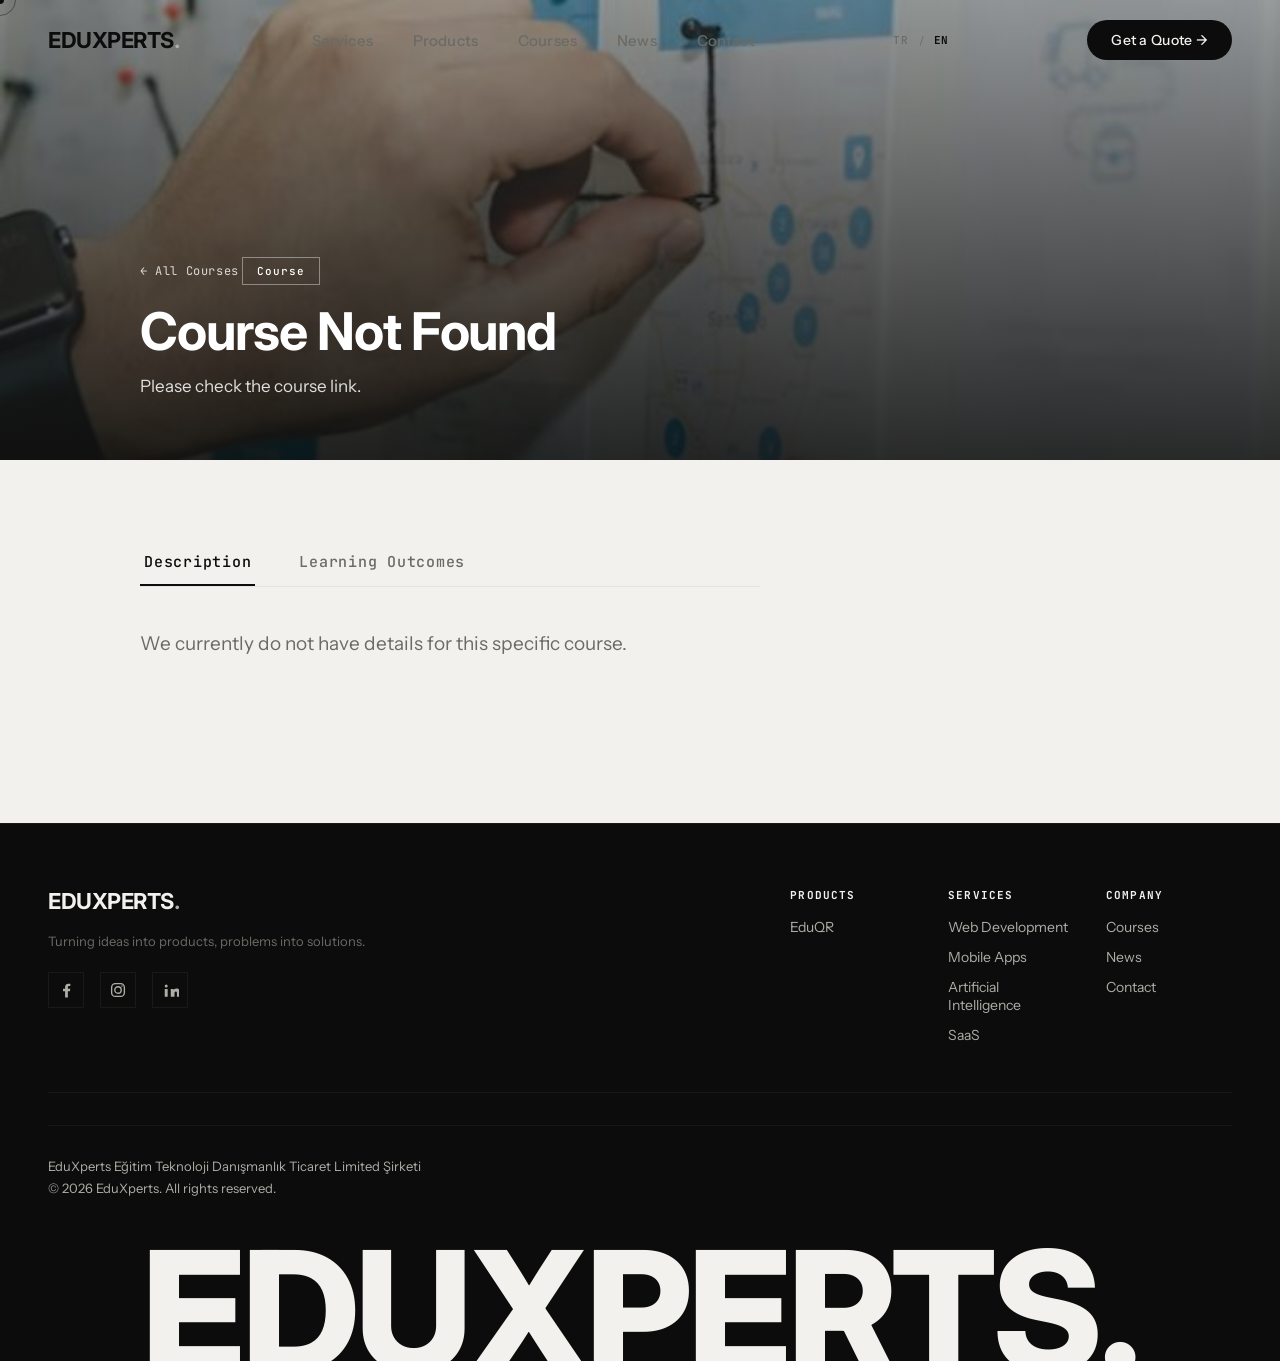
<file: course-details.html>
<!DOCTYPE html>
<html lang="en">
<head>
<meta charset="UTF-8" />
<meta name="viewport" content="width=device-width, initial-scale=1.0" />
<title>Course Details — EduXperts</title>
<meta name="description" content="Business and Erasmus+ training course details from EduXperts." />
<link rel="canonical" href="https://eduxperts.com.tr/course-details.html" />
<meta property="og:type" content="website" />
<meta property="og:site_name" content="EduXperts" />
<meta property="og:title" content="Course Details — EduXperts" />
<meta property="og:description" content="Business and Erasmus+ training course details from EduXperts." />
<meta property="og:url" content="https://eduxperts.com.tr/course-details.html" />
<meta property="og:image" content="" />
<meta name="twitter:card" content="summary" />
<meta name="twitter:title" content="Course Details — EduXperts" />
<meta name="twitter:description" content="Business and Erasmus+ training course details from EduXperts." />
<link rel="icon" type="image/svg+xml" href="assets/favicon.svg" />
<link rel="alternate icon" href="assets/favicon.ico" />
<link rel="apple-touch-icon" href="assets/apple-touch-icon.png" />
<link rel="preconnect" href="https://fonts.googleapis.com" />
<link rel="preconnect" href="https://fonts.gstatic.com" crossorigin />
<link href="https://fonts.googleapis.com/css2?family=Inter:wght@400;500;600;700;800;900&family=Instrument+Sans:ital,wght@0,300;0,400;0,500;1,300&family=JetBrains+Mono:wght@400;500&display=swap" rel="stylesheet" />
<link rel="stylesheet" href="css/style.css">
</head>
<body>

<div class="cursor" id="cursor"></div>
<div class="cursor-ring" id="cursorRing"></div>

<!-- NAV -->
<nav id="nav">
  <a href="index.html" class="logo">EDUXPERTS<span>.</span></a>
  <ul class="nav-links">
    <li><a href="index.html#hizmetler" data-i18n="nav-services">Services</a></li>
    <li><a href="index.html#urunler" data-i18n="nav-products">Products</a></li>
    <li><a href="courses.html" data-i18n="nav-courses">Courses</a></li>
    <li><a href="news.html" data-i18n="nav-news">News</a></li>
    <li><a href="index.html#iletisim" data-i18n="nav-contact">Contact</a></li>
  </ul>
  <div class="lang-toggle">
    <button class="lang-btn" data-lang="tr" onclick="setLanguage('tr')">TR</button>
    <span class="lang-sep">/</span>
    <button class="lang-btn active" data-lang="en" onclick="setLanguage('en')">EN</button>
  </div>
  <a href="index.html#iletisim" class="nav-btn" data-i18n="nav-cta">Get a Quote →</a>
  <button class="hamburger" id="hamburger" aria-label="Menu">
    <span></span><span></span>
  </button>
</nav>

<div class="mobile-menu" id="mobileMenu">
  <a href="index.html#hizmetler" class="mob-link">Services</a>
  <a href="index.html#urunler" class="mob-link">Products</a>
  <a href="courses.html" class="mob-link">Courses</a>
  <a href="news.html" class="mob-link">News</a>
  <a href="index.html#iletisim" class="mob-link">Contact</a>
  <a href="index.html#iletisim" class="mob-cta">Get a Quote →</a>
</div>

<!-- COURSE HERO -->
<section class="cd-hero">
  <div class="cd-hero-bg" id="cdHeroBg"></div>
  <div class="cd-hero-content">
    <a href="courses.html" class="cd-back">← All Courses</a>
    <span class="cd-badge" id="cdBadge">Course</span>
    <h1 id="cdTitle">Loading…</h1>
    <p id="cdSubtitle"></p>
  </div>
</section>

<!-- COURSE BODY -->
<section class="cd-body">
  <div class="cd-body-inner">
    <div class="cd-main">
      <div class="cd-tabs">
        <button class="cd-tab-btn active" data-tab="desc">Description</button>
        <button class="cd-tab-btn" data-tab="outcomes">Learning Outcomes</button>
        <button class="cd-tab-btn" id="cdProgTabBtn" data-tab="programme">Programme</button>
      </div>

      <div class="cd-tab-content" data-tab-content="desc" id="cdDescContent"></div>

      <div class="cd-tab-content" data-tab-content="outcomes" style="display:none">
        <ul class="cd-list" id="cdOutcomesList"></ul>
      </div>

      <div class="cd-tab-content" data-tab-content="programme" style="display:none">
        <ul class="cd-list" id="cdProgrammeList"></ul>
      </div>
    </div>

    <div class="cd-sidebar" id="cdSidebar">
      <div class="cd-sidebar-box">
        <h3>Course Details</h3>
        <div class="cd-sidebar-row"><span>Duration</span><strong id="cdDuration"></strong></div>
        <div class="cd-sidebar-row"><span>Cost</span><strong id="cdCost"></strong></div>
        <div class="cd-sidebar-row"><span>Language</span><strong id="cdLang"></strong></div>
        <div class="cd-sidebar-row"><span>Location</span><strong id="cdLoc"></strong></div>
        <a href="index.html#iletisim" class="btn-course full">Apply Now →</a>
      </div>
    </div>
  </div>
</section>

<!-- FOOTER -->
<footer>
  <div class="footer-inner">
    <div class="footer-top">
      <div class="footer-brand">
        <div class="logo">EDUXPERTS<span>.</span></div>
        <p data-i18n="footer-desc">Turning ideas into products, problems into solutions.</p>
        <div class="footer-social">
          <a href="https://www.facebook.com/people/EduXperts/61551987404526/" target="_blank" rel="noopener" aria-label="Facebook">
            <svg viewBox="0 0 24 24" width="18" height="18" fill="currentColor" aria-hidden="true"><path d="M14.5 22v-8.4h2.8l.4-3.3h-3.2V8.2c0-1 .3-1.6 1.7-1.6h1.6V3.7C17.5 3.6 16.4 3.5 15.2 3.5c-2.6 0-4.4 1.6-4.4 4.5v2.3H8v3.3h2.8V22h3.7z"/></svg>
          </a>
          <a href="https://www.instagram.com/edux.perts" target="_blank" rel="noopener" aria-label="Instagram">
            <svg viewBox="0 0 24 24" width="18" height="18" fill="none" stroke="currentColor" stroke-width="1.8" aria-hidden="true"><rect x="3.5" y="3.5" width="17" height="17" rx="5"/><circle cx="12" cy="12" r="4.3"/><circle cx="17.3" cy="6.7" r="1" fill="currentColor" stroke="none"/></svg>
          </a>
          <a href="https://www.linkedin.com/company/eduxperts-tech" target="_blank" rel="noopener" aria-label="LinkedIn">
            <svg viewBox="0 0 24 24" width="18" height="18" fill="currentColor" aria-hidden="true"><path d="M6.94 8.5a2 2 0 1 1 0-4 2 2 0 0 1 0 4zM5 10.5h3.9V21H5V10.5zM13 10.5h3.7v1.4h.05c.5-.95 1.8-1.95 3.7-1.95 4 0 4.7 2.6 4.7 6V21h-3.9v-4.5c0-1.1 0-2.5-1.5-2.5s-1.75 1.2-1.75 2.4V21H13V10.5z"/></svg>
          </a>
        </div>
      </div>
      <div class="footer-links">
        <div class="footer-col">
          <h4>Products</h4>
          <a href="https://eduqr.tr" target="_blank">EduQR</a>
        </div>
        <div class="footer-col">
          <h4>Services</h4>
          <a href="index.html#hizmetler">Web Development</a>
          <a href="index.html#hizmetler">Mobile Apps</a>
          <a href="index.html#hizmetler">Artificial Intelligence</a>
          <a href="index.html#hizmetler">SaaS</a>
        </div>
        <div class="footer-col">
          <h4>Company</h4>
          <a href="courses.html">Courses</a>
          <a href="news.html">News</a>
          <a href="index.html#iletisim">Contact</a>
        </div>
      </div>
    </div>
    <div class="footer-bottom">
      <div class="f-legal">
        <p data-i18n="footer-legal">EduXperts Eğitim Teknoloji Danışmanlık Ticaret Limited Şirketi</p>
        <p data-i18n="footer-copy">© 2026 EduXperts. All rights reserved.</p>
      </div>
    </div>
  </div>
  <div class="footer-wordmark" aria-hidden="true">EDUXPERTS.</div>
</footer>

<script src="js/main.js"></script>
<script src="js/course-details.js"></script>
</body>
</html>
</file>
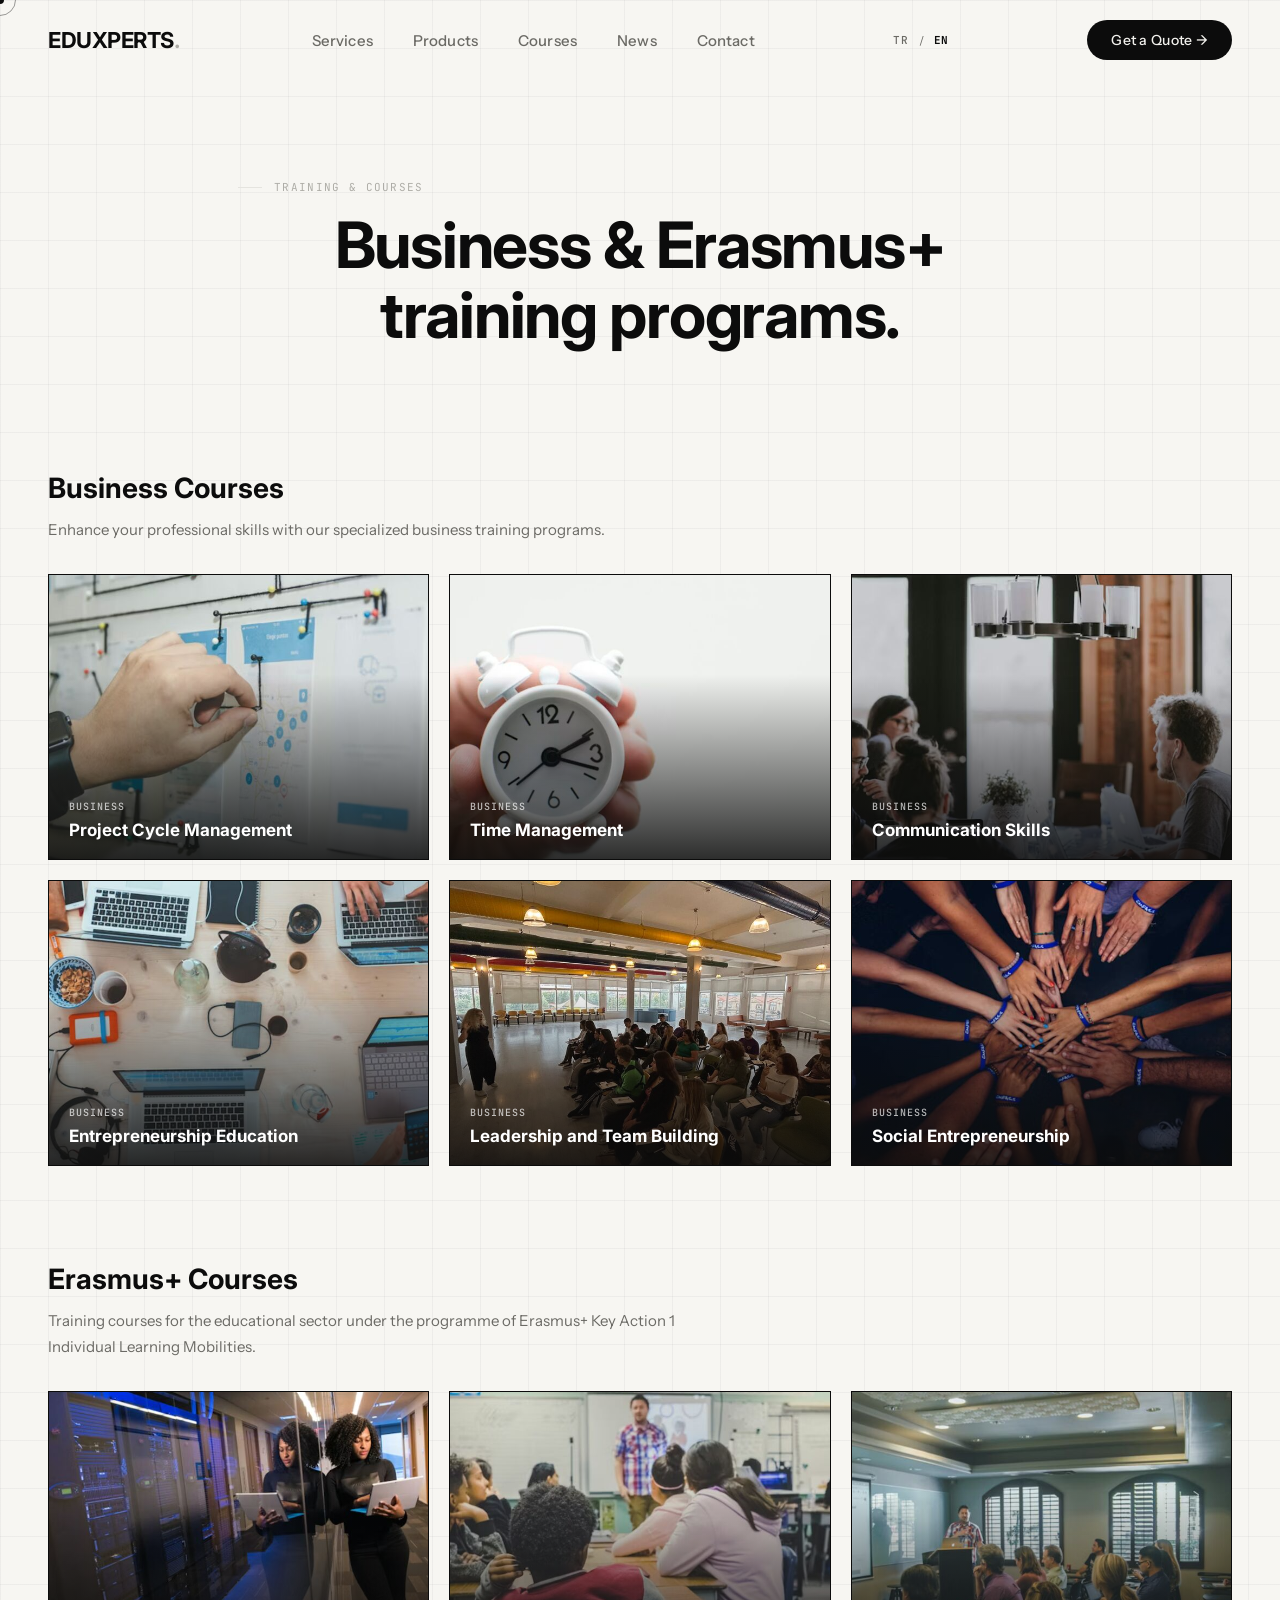
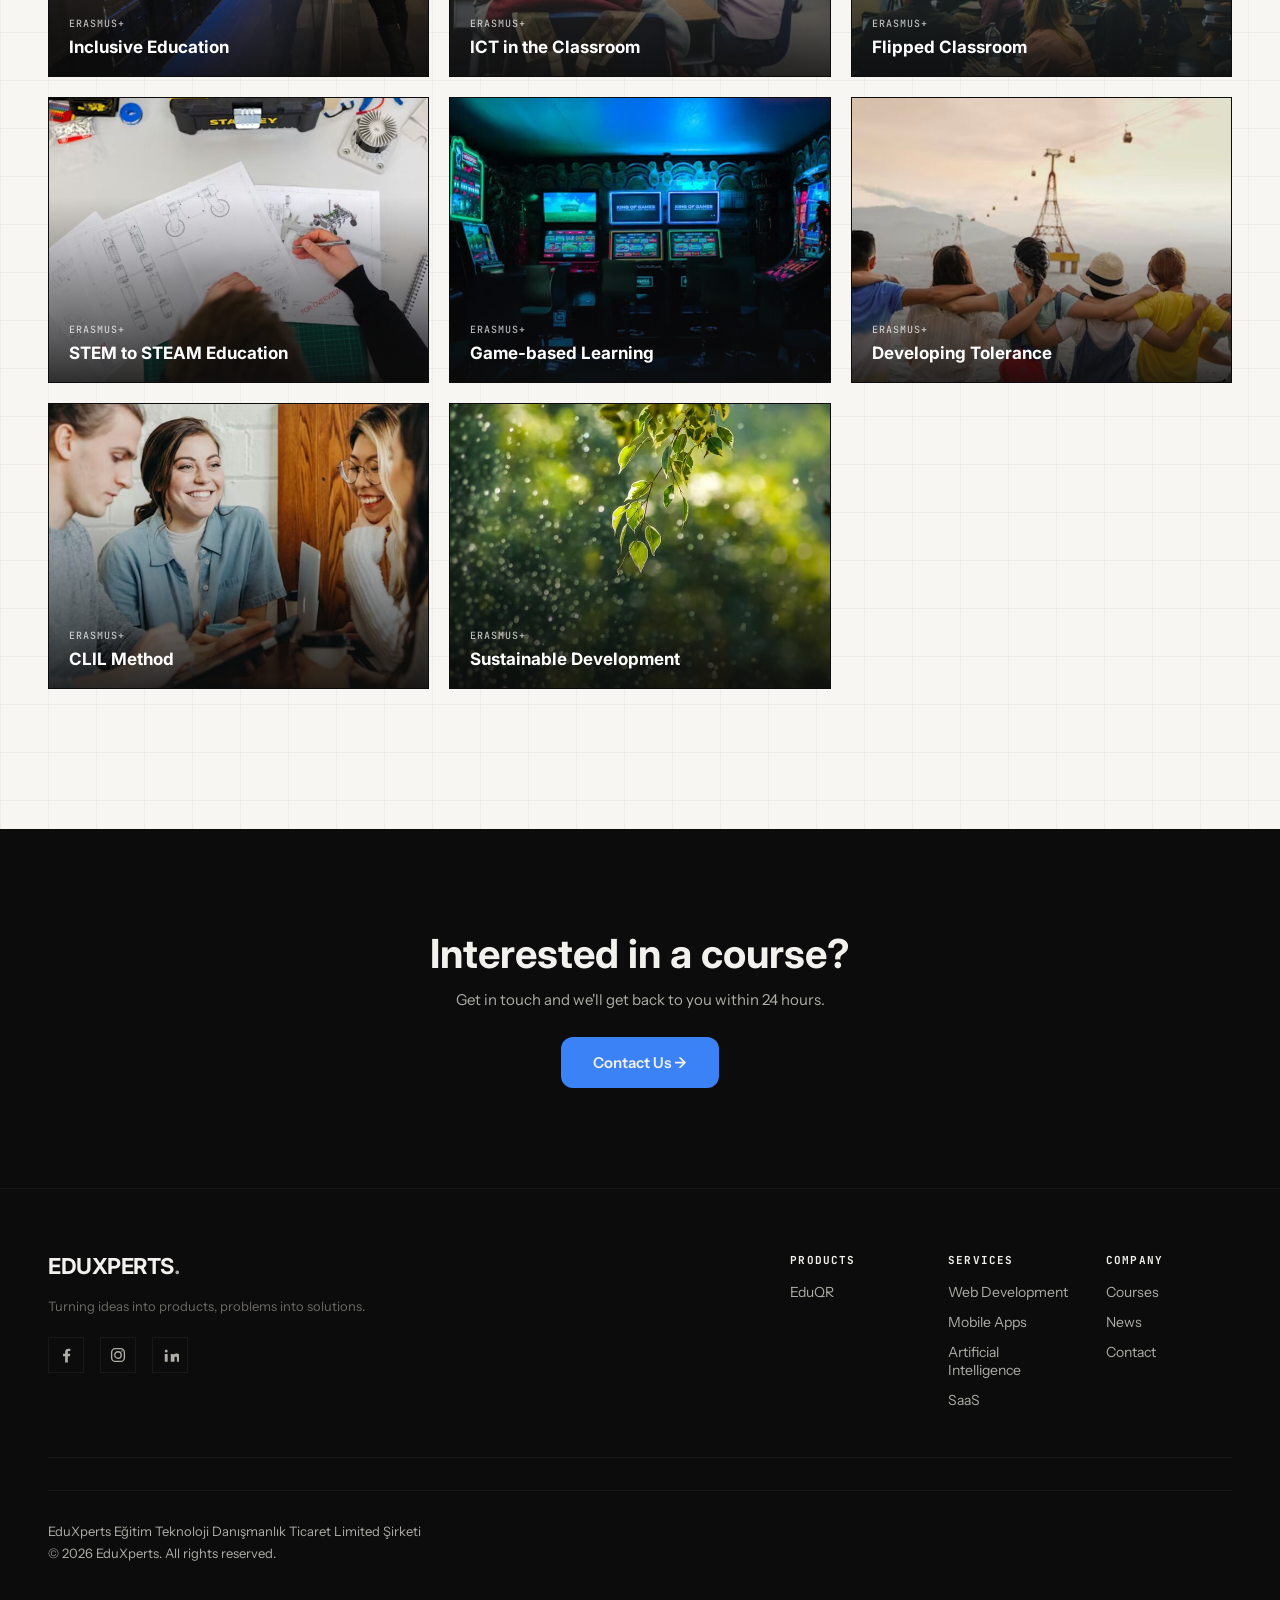
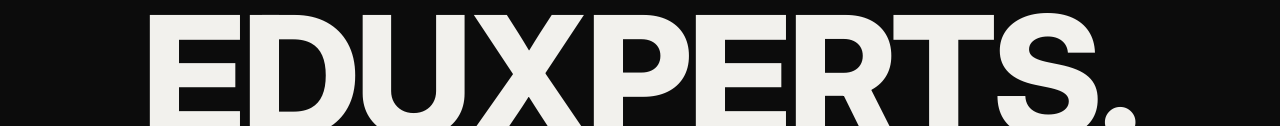
<file: courses.html>
<!DOCTYPE html>
<html lang="en">
<head>
<meta charset="UTF-8" />
<meta name="viewport" content="width=device-width, initial-scale=1.0" />
<title>Training & Courses — EduXperts</title>
<meta name="description" content="Business skills training and Erasmus+ KA1 courses for the education sector, from EduXperts." />
<link rel="canonical" href="https://eduxperts.com.tr/courses.html" />
<meta property="og:type" content="website" />
<meta property="og:site_name" content="EduXperts" />
<meta property="og:title" content="Training & Courses — EduXperts" />
<meta property="og:description" content="Business skills training and Erasmus+ KA1 courses for the education sector, from EduXperts." />
<meta property="og:url" content="https://eduxperts.com.tr/courses.html" />
<meta name="twitter:card" content="summary" />
<meta name="twitter:title" content="Training & Courses — EduXperts" />
<meta name="twitter:description" content="Business skills training and Erasmus+ KA1 courses for the education sector, from EduXperts." />
<link rel="icon" type="image/svg+xml" href="assets/favicon.svg" />
<link rel="alternate icon" href="assets/favicon.ico" />
<link rel="apple-touch-icon" href="assets/apple-touch-icon.png" />
<link rel="preconnect" href="https://fonts.googleapis.com" />
<link rel="preconnect" href="https://fonts.gstatic.com" crossorigin />
<link href="https://fonts.googleapis.com/css2?family=Inter:wght@400;500;600;700;800;900&family=Instrument+Sans:ital,wght@0,300;0,400;0,500;1,300&family=JetBrains+Mono:wght@400;500&display=swap" rel="stylesheet" />
<link rel="stylesheet" href="css/style.css">
<script type="application/ld+json">
{
  "@context": "https://schema.org",
  "@type": "ItemList",
  "itemListElement": [
    { "@type": "Course", "position": 1, "name": "Project Cycle Management", "description": "Master the art of executing projects effectively and efficiently.", "provider": { "@type": "Organization", "name": "EduXperts" }, "url": "https://eduxperts.com.tr/course-details.html?id=pcm" },
    { "@type": "Course", "position": 2, "name": "Time Management", "description": "Maximize productivity and achieve a healthy work-life balance.", "provider": { "@type": "Organization", "name": "EduXperts" }, "url": "https://eduxperts.com.tr/course-details.html?id=time" },
    { "@type": "Course", "position": 3, "name": "Communication Skills", "description": "Effective communication strategies for the modern workplace.", "provider": { "@type": "Organization", "name": "EduXperts" }, "url": "https://eduxperts.com.tr/course-details.html?id=communication" },
    { "@type": "Course", "position": 4, "name": "Entrepreneurship Education", "description": "From idea to execution: building a successful business.", "provider": { "@type": "Organization", "name": "EduXperts" }, "url": "https://eduxperts.com.tr/course-details.html?id=entrepreneurship" },
    { "@type": "Course", "position": 5, "name": "Leadership and Team Building", "description": "Inspire your team and drive organizational success.", "provider": { "@type": "Organization", "name": "EduXperts" }, "url": "https://eduxperts.com.tr/course-details.html?id=leadership" },
    { "@type": "Course", "position": 6, "name": "Social Entrepreneurship", "description": "Creating positive social impact through business.", "provider": { "@type": "Organization", "name": "EduXperts" }, "url": "https://eduxperts.com.tr/course-details.html?id=social" },
    { "@type": "Course", "position": 7, "name": "Inclusive Education", "description": "Ensuring access to quality education for all students by effectively meeting their diverse needs.", "provider": { "@type": "Organization", "name": "EduXperts" }, "url": "https://eduxperts.com.tr/course-details.html?id=inclusive" },
    { "@type": "Course", "position": 8, "name": "ICT in the Classroom", "description": "Modernizing education through technology integration and digital tools.", "provider": { "@type": "Organization", "name": "EduXperts" }, "url": "https://eduxperts.com.tr/course-details.html?id=ict" },
    { "@type": "Course", "position": 9, "name": "Flipped Classroom", "description": "A blended learning strategy to increase student engagement.", "provider": { "@type": "Organization", "name": "EduXperts" }, "url": "https://eduxperts.com.tr/course-details.html?id=flipped" },
    { "@type": "Course", "position": 10, "name": "STEM to STEAM Education", "description": "Integrating Arts into Science, Technology, Engineering, and Mathematics.", "provider": { "@type": "Organization", "name": "EduXperts" }, "url": "https://eduxperts.com.tr/course-details.html?id=stem" },
    { "@type": "Course", "position": 11, "name": "Game-Based Learning", "description": "Enhancing student learning and engagement through active game techniques.", "provider": { "@type": "Organization", "name": "EduXperts" }, "url": "https://eduxperts.com.tr/course-details.html?id=game" },
    { "@type": "Course", "position": 12, "name": "Developing Tolerance", "description": "Fostering a multicultural and inclusive environment for immigrant students.", "provider": { "@type": "Organization", "name": "EduXperts" }, "url": "https://eduxperts.com.tr/course-details.html?id=tolerance" },
    { "@type": "Course", "position": 13, "name": "CLIL Method", "description": "Content and Language Integrated Learning for effective education.", "provider": { "@type": "Organization", "name": "EduXperts" }, "url": "https://eduxperts.com.tr/course-details.html?id=clil" },
    { "@type": "Course", "position": 14, "name": "Sustainable Development", "description": "Transformative education for a sustainable future.", "provider": { "@type": "Organization", "name": "EduXperts" }, "url": "https://eduxperts.com.tr/course-details.html?id=sustainable" }
  ]
}
</script>
</head>
<body class="courses-page-bg">

<div class="cursor" id="cursor"></div>
<div class="cursor-ring" id="cursorRing"></div>

<!-- NAV -->
<nav id="nav">
  <a href="index.html" class="logo">EDUXPERTS<span>.</span></a>
  <ul class="nav-links">
    <li><a href="index.html#hizmetler" data-i18n="nav-services">Services</a></li>
    <li><a href="index.html#urunler" data-i18n="nav-products">Products</a></li>
    <li><a href="courses.html" data-i18n="nav-courses">Courses</a></li>
    <li><a href="news.html" data-i18n="nav-news">News</a></li>
    <li><a href="index.html#iletisim" data-i18n="nav-contact">Contact</a></li>
  </ul>
  <div class="lang-toggle">
    <button class="lang-btn" data-lang="tr" onclick="setLanguage('tr')">TR</button>
    <span class="lang-sep">/</span>
    <button class="lang-btn active" data-lang="en" onclick="setLanguage('en')">EN</button>
  </div>
  <a href="index.html#iletisim" class="nav-btn" data-i18n="nav-cta">Get a Quote →</a>
  <button class="hamburger" id="hamburger" aria-label="Menu">
    <span></span><span></span>
  </button>
</nav>

<div class="mobile-menu" id="mobileMenu">
  <a href="index.html#hizmetler" class="mob-link">Services</a>
  <a href="index.html#urunler" class="mob-link">Products</a>
  <a href="courses.html" class="mob-link">Courses</a>
  <a href="news.html" class="mob-link">News</a>
  <a href="index.html#iletisim" class="mob-link">Contact</a>
  <a href="index.html#iletisim" class="mob-cta">Get a Quote →</a>
</div>

<!-- COURSES HERO -->
<section class="courses-page-hero">
  <div class="section-label" data-i18n="courses-label">TRAINING & COURSES</div>
  <h1 data-i18n="courses-page-title">Business &amp; Erasmus+<br>training programs.</h1>
</section>

<!-- COURSES DETAIL -->
<section class="courses-detail">
  <div class="courses-detail-inner">
    <div class="courses-group">
      <h2 data-i18n="business-courses-title">Business Courses</h2>
      <p data-i18n="business-courses-desc">Enhance your professional skills with our specialized business training programs.</p>
      <div class="course-img-grid">
        <a href="course-details.html?id=pcm" class="course-img-card">
          <div class="course-img-bg" style="background-image:url('assets/images/courses/projectcycle.jpg')"></div>
          <div class="course-img-overlay"></div>
          <div class="course-img-content"><span class="course-img-tag">BUSINESS</span><h3>Project Cycle Management</h3></div>
        </a>
        <a href="course-details.html?id=time" class="course-img-card">
          <div class="course-img-bg" style="background-image:url('assets/images/courses/timemanagement.jpg')"></div>
          <div class="course-img-overlay"></div>
          <div class="course-img-content"><span class="course-img-tag">BUSINESS</span><h3>Time Management</h3></div>
        </a>
        <a href="course-details.html?id=communication" class="course-img-card">
          <div class="course-img-bg" style="background-image:url('assets/images/courses/communicationskills.jpg')"></div>
          <div class="course-img-overlay"></div>
          <div class="course-img-content"><span class="course-img-tag">BUSINESS</span><h3>Communication Skills</h3></div>
        </a>
        <a href="course-details.html?id=entrepreneurship" class="course-img-card">
          <div class="course-img-bg" style="background-image:url('assets/images/courses/Entrepreneurship.jpg')"></div>
          <div class="course-img-overlay"></div>
          <div class="course-img-content"><span class="course-img-tag">BUSINESS</span><h3>Entrepreneurship Education</h3></div>
        </a>
        <a href="course-details.html?id=leadership" class="course-img-card">
          <div class="course-img-bg" style="background-image:url('assets/images/courses/Leadership_v2.jpg')"></div>
          <div class="course-img-overlay"></div>
          <div class="course-img-content"><span class="course-img-tag">BUSINESS</span><h3>Leadership and Team Building</h3></div>
        </a>
        <a href="course-details.html?id=social" class="course-img-card">
          <div class="course-img-bg" style="background-image:url('assets/images/courses/Social.jpg')"></div>
          <div class="course-img-overlay"></div>
          <div class="course-img-content"><span class="course-img-tag">BUSINESS</span><h3>Social Entrepreneurship</h3></div>
        </a>
      </div>
    </div>

    <div class="courses-group">
      <h2 data-i18n="erasmus-courses-title">Erasmus+ Courses</h2>
      <p data-i18n="erasmus-courses-desc">Training courses for the educational sector under the programme of Erasmus+ Key Action 1 Individual Learning Mobilities.</p>
      <div class="course-img-grid">
        <a href="course-details.html?id=inclusive" class="course-img-card">
          <div class="course-img-bg" style="background-image:url('assets/images/courses/inclusive.jpg')"></div>
          <div class="course-img-overlay"></div>
          <div class="course-img-content"><span class="course-img-tag">ERASMUS+</span><h3>Inclusive Education</h3></div>
        </a>
        <a href="course-details.html?id=ict" class="course-img-card">
          <div class="course-img-bg" style="background-image:url('assets/images/courses/ict.jpg')"></div>
          <div class="course-img-overlay"></div>
          <div class="course-img-content"><span class="course-img-tag">ERASMUS+</span><h3>ICT in the Classroom</h3></div>
        </a>
        <a href="course-details.html?id=flipped" class="course-img-card">
          <div class="course-img-bg" style="background-image:url('assets/images/courses/flipped.jpg')"></div>
          <div class="course-img-overlay"></div>
          <div class="course-img-content"><span class="course-img-tag">ERASMUS+</span><h3>Flipped Classroom</h3></div>
        </a>
        <a href="course-details.html?id=stem" class="course-img-card">
          <div class="course-img-bg" style="background-image:url('assets/images/courses/stem.jpg')"></div>
          <div class="course-img-overlay"></div>
          <div class="course-img-content"><span class="course-img-tag">ERASMUS+</span><h3>STEM to STEAM Education</h3></div>
        </a>
        <a href="course-details.html?id=game" class="course-img-card">
          <div class="course-img-bg" style="background-image:url('assets/images/courses/game.jpg')"></div>
          <div class="course-img-overlay"></div>
          <div class="course-img-content"><span class="course-img-tag">ERASMUS+</span><h3>Game-based Learning</h3></div>
        </a>
        <a href="course-details.html?id=tolerance" class="course-img-card">
          <div class="course-img-bg" style="background-image:url('assets/images/courses/tolerance.jpg')"></div>
          <div class="course-img-overlay"></div>
          <div class="course-img-content"><span class="course-img-tag">ERASMUS+</span><h3>Developing Tolerance</h3></div>
        </a>
        <a href="course-details.html?id=clil" class="course-img-card">
          <div class="course-img-bg" style="background-image:url('assets/images/courses/clil.jpg')"></div>
          <div class="course-img-overlay"></div>
          <div class="course-img-content"><span class="course-img-tag">ERASMUS+</span><h3>CLIL Method</h3></div>
        </a>
        <a href="course-details.html?id=sustainable" class="course-img-card">
          <div class="course-img-bg" style="background-image:url('assets/images/courses/sustainable.jpg')"></div>
          <div class="course-img-overlay"></div>
          <div class="course-img-content"><span class="course-img-tag">ERASMUS+</span><h3>Sustainable Development</h3></div>
        </a>
      </div>
    </div>
  </div>
</section>

<!-- CONTACT CTA -->
<section class="courses-cta-section">
  <h2 data-i18n="courses-cta-title">Interested in a course?</h2>
  <p data-i18n="courses-cta-desc">Get in touch and we'll get back to you within 24 hours.</p>
  <a href="index.html#iletisim" class="btn-primary" data-i18n="courses-cta-btn">Contact Us →</a>
</section>

<!-- FOOTER -->
<footer>
  <div class="footer-inner">
    <div class="footer-top">
      <div class="footer-brand">
        <div class="logo">EDUXPERTS<span>.</span></div>
        <p data-i18n="footer-desc">Turning ideas into products, problems into solutions.</p>
        <div class="footer-social">
          <a href="https://www.facebook.com/people/EduXperts/61551987404526/" target="_blank" rel="noopener" aria-label="Facebook">
            <svg viewBox="0 0 24 24" width="18" height="18" fill="currentColor" aria-hidden="true"><path d="M14.5 22v-8.4h2.8l.4-3.3h-3.2V8.2c0-1 .3-1.6 1.7-1.6h1.6V3.7C17.5 3.6 16.4 3.5 15.2 3.5c-2.6 0-4.4 1.6-4.4 4.5v2.3H8v3.3h2.8V22h3.7z"/></svg>
          </a>
          <a href="https://www.instagram.com/edux.perts" target="_blank" rel="noopener" aria-label="Instagram">
            <svg viewBox="0 0 24 24" width="18" height="18" fill="none" stroke="currentColor" stroke-width="1.8" aria-hidden="true"><rect x="3.5" y="3.5" width="17" height="17" rx="5"/><circle cx="12" cy="12" r="4.3"/><circle cx="17.3" cy="6.7" r="1" fill="currentColor" stroke="none"/></svg>
          </a>
          <a href="https://www.linkedin.com/company/eduxperts-tech" target="_blank" rel="noopener" aria-label="LinkedIn">
            <svg viewBox="0 0 24 24" width="18" height="18" fill="currentColor" aria-hidden="true"><path d="M6.94 8.5a2 2 0 1 1 0-4 2 2 0 0 1 0 4zM5 10.5h3.9V21H5V10.5zM13 10.5h3.7v1.4h.05c.5-.95 1.8-1.95 3.7-1.95 4 0 4.7 2.6 4.7 6V21h-3.9v-4.5c0-1.1 0-2.5-1.5-2.5s-1.75 1.2-1.75 2.4V21H13V10.5z"/></svg>
          </a>
        </div>
      </div>
      <div class="footer-links">
        <div class="footer-col">
          <h4>Products</h4>
          <a href="https://eduqr.tr" target="_blank">EduQR</a>
        </div>
        <div class="footer-col">
          <h4>Services</h4>
          <a href="index.html#hizmetler">Web Development</a>
          <a href="index.html#hizmetler">Mobile Apps</a>
          <a href="index.html#hizmetler">Artificial Intelligence</a>
          <a href="index.html#hizmetler">SaaS</a>
        </div>
        <div class="footer-col">
          <h4>Company</h4>
          <a href="courses.html">Courses</a>
          <a href="news.html">News</a>
          <a href="index.html#iletisim">Contact</a>
        </div>
      </div>
    </div>
    <div class="footer-bottom">
      <div class="f-legal">
        <p data-i18n="footer-legal">EduXperts Eğitim Teknoloji Danışmanlık Ticaret Limited Şirketi</p>
        <p data-i18n="footer-copy">© 2026 EduXperts. All rights reserved.</p>
      </div>
    </div>
  </div>
  <div class="footer-wordmark" aria-hidden="true">EDUXPERTS.</div>
</footer>

<script src="js/main.js"></script>
</body>
</html>
</file>
<file: css/style.css>
*, *::before, *::after { box-sizing: border-box; margin: 0; padding: 0; }

:root {
  --black: #0c0c0c;
  --white: #f2f1ed;
  --gray-50: #f7f6f2;
  --gray-100: #e5e4df;
  --gray-300: #aeada7;
  --gray-500: #6b6a65;
  --gray-700: #2a2926;
  --gray-800: #1a1918;
  --font-display: 'Inter', sans-serif;
  --font-body: 'Instrument Sans', sans-serif;
  --font-mono: 'JetBrains Mono', monospace;
}

html { scroll-behavior: smooth; }

body {
  font-family: var(--font-body);
  background: var(--white);
  color: var(--black);
  overflow-x: hidden;
  cursor: none;
}

/* INTRO OVERLAY */
.intro-overlay {
  position: fixed; inset: 0; z-index: 9000;
  background: var(--black);
  display: flex; align-items: center; justify-content: center;
  transition: transform 0.7s cubic-bezier(0.76, 0, 0.24, 1);
}
.intro-overlay.slide-up {
  transform: translateY(-100%);
  pointer-events: none;
}
.intro-logo {
  font-family: var(--font-display);
  font-size: clamp(64px, 12vw, 140px);
  font-weight: 900;
  letter-spacing: -0.04em;
  color: var(--white);
  opacity: 0;
  transform: translateY(20px);
  animation: intro-in 0.6s cubic-bezier(0.34, 1.56, 0.64, 1) 0.2s forwards;
  transition: opacity 0.4s ease, transform 0.4s ease;
}
.intro-logo span { color: var(--gray-500); }
.intro-logo.fade-out { opacity: 0; transform: translateY(-16px); }

@keyframes intro-in {
  to { opacity: 1; transform: translateY(0); }
}

/* CURSOR */
.cursor {
  width: 8px; height: 8px;
  background: var(--black);
  border-radius: 50%;
  position: fixed; top: 0; left: 0;
  pointer-events: none; z-index: 9999;
  transform: translate(-50%, -50%);
  transition: transform 0.1s ease, width 0.2s, height 0.2s, background 0.2s;
}
.cursor-ring {
  width: 32px; height: 32px;
  border: 1px solid rgba(12,12,12,0.4);
  border-radius: 50%;
  position: fixed; top: 0; left: 0;
  pointer-events: none; z-index: 9998;
  transform: translate(-50%, -50%);
  transition: transform 0.4s cubic-bezier(.23,1,.32,1);
}
body.cursor-hover .cursor { transform: translate(-50%,-50%) scale(3); background: var(--black); }
body.cursor-hover .cursor-ring { opacity: 0; }

/* NAV */
nav {
  position: fixed; top: 0; left: 0; right: 0; z-index: 200;
  display: flex; align-items: center; justify-content: space-between;
  padding: 20px 48px;
  background: rgba(242,241,237,0);
  backdrop-filter: blur(0px);
  border-bottom: 1px solid transparent;
  transition: all 0.4s ease;
}
nav.scrolled {
  background: rgba(242,241,237,0.92);
  backdrop-filter: blur(16px);
  border-color: var(--gray-100);
}
.logo {
  font-family: var(--font-display);
  font-size: 22px; font-weight: 700;
  letter-spacing: -0.02em;
  color: var(--black); text-decoration: none;
}
.logo span { color: var(--gray-300); }
.nav-links { display: flex; align-items: center; gap: 40px; list-style: none; }
.nav-links a {
  font-size: 15px; font-weight: 500;
  letter-spacing: 0.01em;
  color: var(--gray-500); text-decoration: none;
  transition: color 0.2s;
}
.nav-links a:hover { color: var(--black); }
.nav-btn {
  background: var(--black); color: var(--white);
  padding: 11px 24px; border-radius: 100px;
  font-size: 14px; font-weight: 500;
  letter-spacing: 0.02em;
  text-decoration: none;
  transition: opacity 0.2s, transform 0.2s;
}
.nav-btn:hover { opacity: 0.8; transform: translateY(-1px); }
.lang-toggle { display: flex; align-items: center; gap: 4px; }
.lang-sep { color: var(--gray-500); font-size: 12px; }
.lang-btn {
  background: none; border: none; cursor: pointer;
  font-family: var(--font-mono); font-size: 11px; font-weight: 500;
  letter-spacing: 0.08em; color: var(--gray-500);
  padding: 4px 6px; border-radius: 4px;
  transition: color 0.2s;
}
.lang-btn.active { color: var(--black); font-weight: 700; }
.lang-btn:hover { color: var(--black); }
.hamburger {
  display: none; flex-direction: column; gap: 5px;
  background: none; border: none; cursor: pointer; padding: 4px;
}
.hamburger span {
  display: block; width: 22px; height: 1.5px;
  background: var(--black); transition: all 0.3s;
}

/* MOBILE MENU */
.mobile-menu {
  position: fixed; top: 0; left: 0; right: 0; bottom: 0;
  background: var(--black); z-index: 150;
  display: flex; flex-direction: column;
  align-items: center; justify-content: center; gap: 32px;
  opacity: 0; pointer-events: none;
  transition: opacity 0.3s;
}
.mobile-menu.open { opacity: 1; pointer-events: all; }
.mob-link {
  font-family: var(--font-display);
  font-size: 40px; font-weight: 700;
  color: var(--white); text-decoration: none;
  transition: color 0.2s;
}
.mob-link:hover { color: var(--gray-300); }
.mob-cta {
  margin-top: 16px;
  background: var(--white); color: var(--black);
  padding: 12px 32px; border-radius: 100px;
  font-size: 14px; font-weight: 500;
  text-decoration: none;
}

/* HERO */
.hero {
  position: relative;
  overflow: hidden;
  display: grid;
  grid-template-columns: 1fr 1fr;
  align-items: center;
  padding: 0 48px 100px;
  gap: 64px;
  min-height: 100vh;
}

.hero-content {
  grid-column: 1;
  margin-top: 90px;
}

.hero-visual {
  grid-column: 2;
  display: block;
  margin-top: 90px;
}

.hero-bg {
  position: absolute; inset: 0; z-index: 0;
  background-color: var(--white);
  background-size: cover;
  background-position: center;
}
.hero-grid {
  position: absolute; inset: 0;
  background-image:
    linear-gradient(rgba(12,12,12,0.04) 1px, transparent 1px),
    linear-gradient(90deg, rgba(12,12,12,0.04) 1px, transparent 1px);
  background-size: 48px 48px;
}
.hero-glow {
  position: absolute; top: -20%; right: -10%;
  width: 600px; height: 600px;
  background: radial-gradient(circle, rgba(12,12,12,0.06) 0%, transparent 70%);
  border-radius: 50%;
}
.hero-content { position: relative; z-index: 1; }

.hero-parent-badge {
  display: inline-flex; align-items: center; gap: 8px;
  font-family: var(--font-mono); font-size: 11px;
  letter-spacing: 0.06em; color: var(--gray-500);
  margin-bottom: 12px;
}
.parent-link { color: #3b82f6; text-decoration: none; font-weight: bold; transition: color 0.2s; }
.parent-link:hover { color: var(--white); }

.hero-badge {
  display: inline-flex; align-items: center; gap: 8px;
  font-family: var(--font-mono); font-size: 11px;
  letter-spacing: 0.06em; color: var(--gray-500);
  margin-bottom: 32px;
  border: 1px solid var(--gray-100);
  padding: 6px 14px; border-radius: 100px;
  background: var(--white);
}
.badge-dot {
  width: 6px; height: 6px; border-radius: 50%;
  background: #22c55e;
  animation: pulse-accent 2s ease infinite;
}
@keyframes pulse-accent {
  0%, 100% { opacity: 1; }
  50% { opacity: 0.4; }
}

.hero-title {
  font-family: var(--font-display);
  font-size: clamp(52px, 7vw, 96px);
  font-weight: 700;
  line-height: 0.95;
  letter-spacing: -0.03em;
  color: var(--black);
  margin-bottom: 24px;
}
.hero-title em {
  font-style: italic;
  font-weight: 400;
  color: var(--gray-300);
}

.hero-sub {
  font-size: 15px; line-height: 1.75;
  color: var(--gray-500); font-weight: 300;
  max-width: 400px; margin-bottom: 40px;
}

.hero-actions { display: flex; gap: 16px; align-items: center; }

.btn-dark {
  background: var(--black); color: var(--white);
  padding: 13px 28px; border-radius: 100px;
  font-size: 13px; font-weight: 500;
  text-decoration: none;
  transition: opacity 0.2s, transform 0.2s;
  display: inline-block;
}
.btn-dark:hover { opacity: 0.8; transform: translateY(-2px); }
.btn-dark.full { width: 100%; text-align: center; border: none; cursor: pointer; font-family: var(--font-body); font-size: 14px; }

.btn-primary {
  background: #3b82f6; color: var(--white);
  padding: 16px 32px; border-radius: 12px;
  font-size: 15px; font-weight: 600;
  text-decoration: none; border: none; cursor: pointer;
  transition: all 0.2s; display: inline-flex; justify-content: center; align-items: center;
}
.btn-primary:hover { background: #2563eb; transform: translateY(-2px); box-shadow: 0 10px 20px rgba(59, 130, 246, 0.2); }
.btn-primary.full { width: 100%; }


.btn-ghost {
  color: var(--black); font-size: 13px; font-weight: 500;
  text-decoration: none; padding: 13px 0;
  transition: opacity 0.2s;
}
.btn-ghost:hover { opacity: 0.5; }

/* HERO VISUAL */
.hero-visual { position: relative; z-index: 1; }

.code-window {
  background: var(--gray-800);
  border-radius: 12px;
  overflow: hidden;
  box-shadow: 0 32px 64px rgba(12,12,12,0.2), 0 0 0 1px rgba(255,255,255,0.05);
  margin-bottom: 16px;
}
.code-bar {
  display: flex; align-items: center; gap: 8px;
  padding: 12px 16px;
  background: var(--gray-700);
  border-bottom: 1px solid rgba(255,255,255,0.05);
}
.dot {
  width: 12px; height: 12px; border-radius: 50%;
}
.dot.red { background: #ff5f57; }
.dot.yellow { background: #febc2e; }
.dot.green { background: #2563eb; }
.code-file {
  font-family: var(--font-mono); font-size: 11px;
  color: var(--gray-300); margin-left: 8px;
}
.code-body { padding: 24px; min-height: 240px; }
.code-line {
  font-family: var(--font-mono); font-size: 13px;
  line-height: 1.8; white-space: pre;
  min-height: 1.8em;
}
.code-line.indent { padding-left: 24px; }
.c-purple { color: #c792ea; }
.c-blue { color: #82aaff; }
.c-accent { color: #3b82f6; }
.c-orange { color: #ffcb6b; }
.c-white { color: #eeffff; }
.c-gray { color: #546e7a; }
.cursor-blink {
  animation: blink 1s step-end infinite;
  color: #3b82f6;
}
@keyframes blink { 0%, 100% { opacity: 1; } 50% { opacity: 0; } }

.hero-stats {
  display: flex; gap: 12px;
}
.stat-pill {
  flex: 1;
  background: var(--black); color: var(--white);
  padding: 14px 16px; border-radius: 10px;
  text-align: center;
}
.stat-pill strong {
  display: block;
  font-family: var(--font-display);
  font-size: 22px; font-weight: 700;
  letter-spacing: -0.02em; margin-bottom: 2px;
}
.stat-pill span {
  font-size: 10px; font-weight: 400;
  color: var(--gray-300); letter-spacing: 0.06em;
  text-transform: uppercase;
}

/* MARQUEE */
.marquee-section {
  border-top: 1px solid var(--gray-100);
  border-bottom: 1px solid var(--gray-100);
  padding: 16px 0; overflow: hidden;
  background: var(--gray-50);
}
.marquee-track { overflow: hidden; }
.marquee-inner {
  display: flex; gap: 40px;
  animation: marquee 30s linear infinite;
  width: max-content;
  align-items: center;
}
.marquee-inner span {
  font-family: var(--font-display);
  font-size: 18px; font-weight: 600;
  letter-spacing: -0.01em;
  color: var(--gray-300); white-space: nowrap;
}
.marquee-inner .sep { color: var(--gray-100); }
@keyframes marquee { from { transform: translateX(0); } to { transform: translateX(-50%); } }

/* SECTION COMMONS */
.section-label {
  font-family: var(--font-mono); font-size: 11px;
  letter-spacing: 0.12em; text-transform: uppercase;
  color: var(--gray-300); margin-bottom: 16px;
  display: flex; align-items: center; gap: 12px;
}
.section-label::before { content: ''; width: 24px; height: 1px; background: var(--gray-100); }

.section-header { margin-bottom: 64px; }
.section-header h2 {
  font-family: var(--font-display);
  font-size: clamp(36px, 5vw, 64px);
  font-weight: 700; line-height: 1;
  letter-spacing: -0.03em; color: var(--black);
}
.section-header h2 span { color: var(--gray-300); }

/* PRODUCT CARDS */
.product-card {
  display: grid;
  grid-template-columns: 1fr 1fr;
  gap: 0;
  margin-bottom: 2px;
  min-height: 560px;
  border: 1px solid var(--gray-100);
  border-radius: 12px;
  overflow: hidden;
  margin-bottom: 24px;
}
.product-card.reverse { direction: rtl; }
.product-card.reverse > * { direction: ltr; }

.product-card-info {
  padding: 64px;
  display: flex;
  flex-direction: column;
  justify-content: center;
  background: var(--white);
}
.product-card-visual {
  position: relative;
  display: flex;
  align-items: center;
  justify-content: center;
  padding: 48px;
  overflow: hidden;
}
.eduqr-visual {
  background: var(--white);
}
.twin-visual {
  background: var(--white);
}

.mockup-img {
  max-width: 100%;
  max-height: 460px;
  object-fit: contain;
  display: block;
  filter: drop-shadow(0 32px 48px rgba(0,0,0,0.4));
}
.phone-mockup { height: 520px; width: auto; }

@media (max-width: 900px) {
  .product-card, .product-card.reverse {
    grid-template-columns: 1fr;
    direction: ltr;
  }
  .product-card-visual { min-height: 300px; }
  .product-card-info { padding: 40px 24px; }
}


/* PRODUCTS */
.products { padding: 120px 48px; background: var(--white); }
.product-block {
  display: grid; grid-template-columns: 1.2fr 1fr;
  gap: 64px; align-items: center;
  margin-bottom: 120px; padding-bottom: 120px;
  border-bottom: 1px solid var(--gray-100);
}
.product-block:last-child { margin-bottom: 0; padding-bottom: 0; border-bottom: none; }
.product-block.reverse { grid-template-columns: 1fr 1.2fr; }
.product-block.reverse .product-visual { order: 2; }
.product-block.reverse .product-info { order: 1; }

.product-visual { display: flex; flex-direction: column; gap: 16px; }

.product-screen {
  background: var(--gray-800);
  border-radius: 10px; overflow: hidden;
  box-shadow: 0 24px 48px rgba(12,12,12,0.15);
}
.screen-topbar {
  display: flex; align-items: center; gap: 8px;
  padding: 10px 16px;
  background: var(--gray-700);
  border-bottom: 1px solid rgba(255,255,255,0.05);
}
.screen-dots { display: flex; gap: 6px; }
.screen-dots span {
  width: 10px; height: 10px; border-radius: 50%;
  background: rgba(255,255,255,0.15);
}
.screen-url {
  flex: 1; text-align: center;
  font-family: var(--font-mono); font-size: 11px;
  color: var(--gray-300);
  background: rgba(255,255,255,0.05);
  padding: 3px 12px; border-radius: 4px;
  max-width: 160px; margin: 0 auto;
}
.screen-body { padding: 20px; }

/* EduQR Screen */
.qr-demo { display: flex; gap: 20px; align-items: flex-start; }
.qr-box {
  background: var(--white); padding: 12px; border-radius: 6px;
  color: var(--black); flex-shrink: 0;
}
.qr-info { flex: 1; }
.qr-tag {
  font-family: var(--font-mono); font-size: 9px;
  letter-spacing: 0.1em; text-transform: uppercase;
  color: var(--gray-300); margin-bottom: 4px;
}
.qr-title {
  font-family: var(--font-display); font-size: 18px;
  font-weight: 700; color: var(--white); margin-bottom: 12px;
}
.qr-items { display: flex; flex-direction: column; gap: 6px; margin-bottom: 12px; }
.qr-item {
  display: flex; justify-content: space-between;
  font-size: 12px; color: var(--gray-300);
  padding: 6px 0; border-bottom: 1px solid rgba(255,255,255,0.05);
}
.qr-item.updated { color: #22c55e; }
.qr-badge {
  font-family: var(--font-mono); font-size: 10px;
  color: #22c55e; letter-spacing: 0.06em;
}

/* Product image side */
.product-img-side { display: flex; flex-direction: column; gap: 12px; }
.img-placeholder {
  border-radius: 10px; overflow: hidden;
  height: 200px;
  display: flex; align-items: center; justify-content: center;
  background: var(--gray-800);
  position: relative;
}
.img-placeholder.dark { background: #1a1918; }
.img-placeholder.darker { background: #111110; }
.img-placeholder-text {
  text-align: center; color: var(--gray-500);
}
.img-placeholder-text span { font-size: 32px; display: block; margin-bottom: 8px; }
.img-placeholder-text p { font-size: 12px; line-height: 1.5; }
.product-quote {
  font-size: 12px; line-height: 1.6;
  color: var(--gray-500); font-style: italic;
  padding: 12px 16px;
  border-left: 2px solid var(--gray-100);
}

/* Product info */
.product-info { display: flex; flex-direction: column; gap: 0; }
.product-number {
  font-family: var(--font-mono); font-size: 11px;
  letter-spacing: 0.1em; color: var(--gray-300);
  margin-bottom: 12px;
}
.product-meta { display: flex; gap: 8px; flex-wrap: wrap; margin-bottom: 16px; }
.product-tag {
  font-family: var(--font-mono); font-size: 10px;
  letter-spacing: 0.06em; text-transform: uppercase;
  padding: 4px 10px; border-radius: 100px;
  border: 1px solid var(--gray-100);
  color: var(--gray-500);
}
.product-tag.active { color: #22c55e; border-color: rgba(34,197,94,0.3); background: rgba(34,197,94,0.05); }
.product-tag.dev { color: #f59e0b; border-color: rgba(245,158,11,0.3); background: rgba(245,158,11,0.05); }
.product-info h3 {
  font-family: var(--font-display);
  font-size: 48px; font-weight: 700;
  letter-spacing: -0.03em; color: var(--black);
  margin-bottom: 16px; line-height: 1;
}
.product-info p {
  font-size: 15px; line-height: 1.75;
  color: var(--gray-500); font-weight: 300;
  margin-bottom: 24px;
}
.product-features { display: flex; flex-direction: column; gap: 8px; margin-bottom: 32px; }
.pf-item {
  font-size: 13px; color: var(--black); font-weight: 400;
}
.product-link {
  display: inline-flex; align-items: center;
  font-size: 13px; font-weight: 500;
  color: var(--black); text-decoration: none;
  border-bottom: 1px solid var(--black);
  padding-bottom: 2px;
  transition: opacity 0.2s;
}
.product-link:hover { opacity: 0.5; }

/* PRODUCT CARDS */
.product-card {
  display: grid;
  grid-template-columns: 1fr 1fr;
  min-height: 560px;
  border: 1px solid var(--gray-100);
  border-radius: 12px;
  overflow: hidden;
  margin-bottom: 24px;
}
.product-card.reverse { direction: rtl; }
.product-card.reverse > * { direction: ltr; }

.product-card-info {
  padding: 64px;
  display: flex;
  flex-direction: column;
  justify-content: center;
  background: var(--white);
}
.product-card-visual {
  position: relative;
  display: flex;
  align-items: center; /* Dikeyde ortalar */
  justify-content: center;
  padding: 0; /* Boşluğu sıfırlayarak görsele alan açtık */
  overflow: visible; /* Görselin kart sınırlarından taşmasına izin veriyoruz */
}
.eduqr-visual {
  background: var(--white);
}
.twin-visual {
  background: var(--white);
}

.mockup-img {
  max-width: 100%;
  max-height: 460px;
  object-fit: contain;
  display: block;
  filter: drop-shadow(0 32px 48px rgba(0,0,0,0.4));
}
.phone-mockup { height: 520px; width: auto; }
.desktop-mockup { width: 95%; height: auto; }

@media (max-width: 900px) {
  .product-card, .product-card.reverse {
    grid-template-columns: 1fr;
    direction: ltr;
  }
  .product-card-visual { min-height: 300px; }
  .product-card-info { padding: 40px 24px; }
}



.term-prompt { color: #2563eb; font-weight: bold; margin-right: 8px; }

/* NETWORK MATRIX */
.network-strict {
  background-color: var(--white);
  padding: 80px 48px 60px;
  position: relative;
  overflow: hidden;
}
.network-bg-grid {
  position: absolute; inset: 0; z-index: 0;
  background-image:
    linear-gradient(rgba(12,12,12,0.04) 1px, transparent 1px),
    linear-gradient(90deg, rgba(12,12,12,0.04) 1px, transparent 1px);
  background-size: 48px 48px;
}

.intl-header {
  max-width: 1400px; margin: 0 auto 72px;
  text-align: left;
  position: relative; z-index: 1;
}
.intl-header h2 {
  font-family: var(--font-display);
  font-size: clamp(40px, 6vw, 72px);
  font-weight: 700; letter-spacing: -0.02em;
  line-height: 1; color: var(--black);
  text-transform: uppercase;
}

.intl-grid {
  max-width: 1400px; margin: 0 auto;
  display: grid; grid-template-columns: 0.85fr 1.15fr;
  align-items: start; gap: 100px;
  position: relative; z-index: 1;
}
.intl-col { min-width: 0; }

.intl-badge {
  display: flex; align-items: center; gap: 10px;
  font-family: var(--font-mono); font-size: 10px;
  letter-spacing: 0.08em; color: var(--gray-500);
  text-transform: uppercase;
  margin-bottom: 16px;
}
.eu-flag { width: 27px; height: 18px; flex-shrink: 0; display: block; }
.intl-col-title {
  font-family: var(--font-display);
  font-size: clamp(24px, 2.6vw, 32px);
  font-weight: 700; letter-spacing: -0.01em;
  line-height: 1.15; color: var(--black);
  margin-bottom: 16px;
}
.intl-col-title em { font-style: italic; font-weight: 400; color: var(--gray-300); }
.intl-col-desc {
  font-size: 14px; line-height: 1.7; color: var(--gray-500);
  font-weight: 300; margin-bottom: 28px;
}

.intl-meta { display: flex; flex-wrap: wrap; gap: 28px; margin-bottom: 28px; }
.intl-meta-item { font-size: 12px; color: var(--gray-500); }
.intl-meta-item strong {
  display: block; color: var(--black); font-weight: 600;
  font-family: var(--font-mono); text-transform: uppercase;
  letter-spacing: 0.06em; font-size: 10px; margin-bottom: 4px;
}

.intl-partners { margin-bottom: 28px; }
.intl-partners-label {
  font-family: var(--font-mono); font-size: 10px; letter-spacing: 0.08em;
  color: var(--gray-500); text-transform: uppercase; margin-bottom: 12px;
}
.intl-partners-list { list-style: none; display: flex; flex-direction: column; gap: 10px; }
.intl-partners-list li { display: flex; align-items: baseline; gap: 10px; font-size: 13px; color: var(--black); }
.intl-partner-country {
  font-family: var(--font-mono); font-size: 10px; font-weight: 700;
  color: var(--white); background: var(--black);
  padding: 2px 6px; flex-shrink: 0;
}

.intl-visual { position: relative; min-width: 0; }
.intl-visual-hint {
  display: block; text-align: center;
  margin-top: 24px;
  font-family: var(--font-mono); font-size: 12px; letter-spacing: 0.04em;
  color: var(--gray-500); text-decoration: none;
  transition: color 0.2s;
}
.intl-visual-hint:hover { color: var(--black); }

/* LAPTOP MOCKUP (StartupLab) — dark bezel / light screen for strong contrast */
.laptop-frame-v2 {
  display: block;
  cursor: pointer;
  position: relative;
  animation: tabletFloat 4.5s ease-in-out infinite;
  transition: transform 0.4s cubic-bezier(0.23, 1, 0.32, 1);
}
@keyframes tabletFloat {
  0%, 100% { transform: translateY(0); }
  50% { transform: translateY(-10px); }
}
.laptop-frame-v2:hover { animation-play-state: paused; transform: translateY(-14px) scale(1.02); }
.tablet-live-badge {
  position: absolute; top: -14px; right: 12px;
  display: inline-flex; align-items: center; gap: 6px;
  background: var(--black); color: #ffffff;
  font-family: var(--font-mono); font-size: 9px; font-weight: 500;
  letter-spacing: 0.06em;
  padding: 5px 10px; border-radius: 100px;
  box-shadow: 0 6px 16px rgba(12,12,12,0.25);
  z-index: 2;
}

.laptop-screen-v2 {
  background: linear-gradient(155deg, #3a3a38 0%, #1a1918 45%, #0c0c0c 100%);
  border-radius: 16px 16px 6px 6px;
  padding: 16px 16px 20px;
  box-shadow:
    0 40px 80px rgba(12,12,12,0.28),
    0 0 0 1px rgba(255,255,255,0.06),
    inset 0 1px 1px rgba(255,255,255,0.12);
  position: relative;
  transition: box-shadow 0.4s;
}
.laptop-frame-v2:hover .laptop-screen-v2 {
  box-shadow:
    0 50px 100px rgba(12,12,12,0.35),
    0 0 0 1px rgba(59,130,246,0.3),
    inset 0 1px 1px rgba(255,255,255,0.12);
}
.laptop-cam {
  width: 5px; height: 5px; border-radius: 50%;
  background: radial-gradient(circle at 35% 35%, #4a4a48, #050505);
  box-shadow: 0 0 0 3px rgba(255,255,255,0.04);
  margin: 0 auto 10px;
}
.laptop-base-v2 {
  height: 16px;
  margin: 0 -18px;
  background: linear-gradient(180deg, #3a3936 0%, #1f1e1c 100%);
  border-radius: 0 0 10px 10px;
  position: relative;
}
.laptop-base-v2::after {
  content: '';
  position: absolute; left: 50%; top: 0;
  transform: translateX(-50%);
  width: 16%; height: 5px;
  background: #0c0c0c;
  border-radius: 0 0 6px 6px;
}

.sl-iframe-wrap {
  position: relative;
  border-radius: 6px;
  overflow: hidden;
  aspect-ratio: 16 / 10;
  box-shadow: inset 0 0 0 1px rgba(12,12,12,0.06);
  background: var(--white);
}
.sl-iframe-wrap::after {
  content: '';
  position: absolute; inset: 0;
  background: rgba(12,12,12,0.04);
  transition: opacity 0.5s ease;
  pointer-events: none;
}
.laptop-frame-v2:hover .sl-iframe-wrap::after { opacity: 0; }

.sl-iframe {
  width: 300%; height: 300%;
  transform: scale(0.3333);
  transform-origin: 0 0;
  border: none;
  pointer-events: none;
  filter: grayscale(0.4) brightness(0.98) contrast(1.02);
  transition: filter 0.5s ease;
}
.laptop-frame-v2:hover .sl-iframe { filter: grayscale(0) brightness(1) contrast(1); }

.sl-nav {
  display: flex; align-items: center; gap: 14px;
  font-family: var(--font-mono); font-size: 8px;
  color: var(--gray-500); letter-spacing: 0.04em;
  border-bottom: 1px solid var(--gray-100);
  padding-bottom: 10px;
}
.sl-logo {
  font-family: var(--font-display); font-size: 11px; font-weight: 700;
  color: var(--black); letter-spacing: -0.01em;
  margin-right: auto;
}
.sl-hero-text {
  font-family: var(--font-display); font-weight: 700;
  font-size: 15px; line-height: 1.2; letter-spacing: -0.01em;
  color: var(--black);
}
.sl-blocks { display: flex; gap: 8px; }
.sl-block {
  flex: 1;
  background: var(--gray-50);
  border: 1px solid var(--gray-100);
  border-top: 2px solid #3b82f6;
  border-radius: 8px;
  padding: 12px 6px;
  display: flex; flex-direction: column; align-items: center; gap: 6px;
  font-family: var(--font-mono); font-size: 8px; font-weight: 500;
  color: var(--black); letter-spacing: 0.02em;
}
.sl-icon { font-size: 18px; }
.sl-footer {
  margin-top: auto;
  display: flex; align-items: center; justify-content: space-between;
}
.sl-eu-badge {
  font-family: var(--font-mono); font-size: 8px;
  color: #2563eb; font-weight: 500;
}
.sl-cta {
  background: #3b82f6; color: #ffffff;
  font-family: var(--font-mono); font-size: 9px; font-weight: 500;
  padding: 7px 14px; border-radius: 100px;
  box-shadow: 0 4px 12px rgba(59,130,246,0.35);
}

/* STARTUPLAB NEWS FOLDER — click to fan out real project photos */
.sl-folder-wrap {
  margin: 0; text-align: left; position: relative; z-index: 1;
}
.sl-folder-label {
  font-family: var(--font-mono); font-size: 9px;
  letter-spacing: 0.08em; color: var(--gray-500);
  text-transform: uppercase; margin-bottom: 8px;
}

.sl-folder-stage {
  position: relative;
  height: 260px;
  perspective: 800px;
}

.sl-folder-back {
  position: absolute; bottom: 0; left: 137px;
  width: 256px; height: 175px;
  margin-left: -128px;
  border-radius: 4px 18px 18px 18px;
  background: linear-gradient(180deg, #2a2a2a 0%, #0a0a0a 100%);
  border: 1px solid rgba(255,255,255,0.08);
  box-shadow: inset 0 0 30px rgba(0,0,0,0.6);
  z-index: 1;
}
.sl-folder-tab {
  position: absolute; top: -14px; left: 0;
  width: 100px; height: 24px;
  background: linear-gradient(180deg, #2f2f2f 0%, #232323 100%);
  border-radius: 10px 10px 0 0;
  border: 1px solid rgba(255,255,255,0.08); border-bottom: none;
}

.sl-folder-photos { position: absolute; inset: 0; z-index: 10; }
.sl-folder-photo {
  position: absolute; bottom: 32px; left: 137px;
  width: 130px; height: 167px;
  margin-left: -65px;
  border-radius: 10px;
  overflow: hidden;
  border: 1px solid rgba(255,255,255,0.15);
  box-shadow: 0 18px 36px rgba(0,0,0,0.4);
  transform-origin: bottom center;
  transform: translate(calc(var(--i) * 4px), calc(var(--i) * -3px)) rotate(calc(var(--i) * 2.5deg));
  transition: transform 0.5s cubic-bezier(0.34,1.56,0.64,1);
  cursor: pointer;
}
.sl-folder-photo img { width: 100%; height: 100%; object-fit: cover; display: block; pointer-events: none; }
.sl-folder-cap {
  position: absolute; left: 0; right: 0; bottom: 0;
  background: linear-gradient(to top, rgba(0,0,0,0.85), transparent);
  color: #ffffff; font-family: var(--font-mono); font-size: 8px;
  padding: 18px 8px 6px;
  opacity: 0; transition: opacity 0.3s;
}
.sl-folder-photo-highlight { box-shadow: 0 18px 36px rgba(59,130,246,0.35), 0 0 0 2px #3b82f6; }

.sl-folder-front {
  position: absolute; bottom: 0; left: 137px;
  width: 275px; height: 118px;
  margin-left: -137px;
  border-radius: 16px;
  background: linear-gradient(180deg, #2a2a2a 0%, #0f0f0f 100%);
  border: 1px solid rgba(255,255,255,0.15);
  box-shadow: 0 -10px 30px rgba(0,0,0,0.5);
  z-index: 30;
  cursor: pointer;
  transform-origin: bottom center;
  transition: opacity 0.4s, transform 0.3s;
  display: flex; align-items: flex-end; justify-content: center;
  padding-bottom: 20px;
}
.sl-folder-stage:hover .sl-folder-front { transform: rotateX(-15deg) translateY(4px); }
.sl-folder-chip {
  background: #000; border: 1px solid rgba(0,0,0,0.8);
  padding: 7px 14px; border-radius: 8px;
  color: rgba(255,255,255,0.9); font-family: var(--font-mono); font-size: 10px;
  letter-spacing: 0.04em;
}


@media (max-width: 900px) {
  .intl-grid { grid-template-columns: 1fr; gap: 48px; }
  .intl-visual { order: -2; }
  .intl-col { order: -1; }
  .sl-folder-wrap { order: 0; }
  .sl-folder-stage { transform: scale(0.85); transform-origin: top center; margin-bottom: -40px; }
}

/* SDG STRIP — official UN SDG colors, kept as-is (standardized symbols, not restyled) */
.sdg-strip { max-width: 1400px; margin: 220px auto 0; position: relative; z-index: 2; }
.sdg-intro { font-size: 15px; line-height: 1.7; color: var(--gray-500); font-weight: 300; max-width: 640px; margin-bottom: 32px; }
.sdg-grid { display: grid; grid-template-columns: repeat(4, 1fr); gap: 24px; }
.sdg-item {
  display: flex; flex-direction: column;
  min-width: 0;
  padding: 28px;
  border: 1px solid var(--black);
  transition: transform 0.4s cubic-bezier(0.23, 1, 0.32, 1), border-color 0.4s;
}
.sdg-item:hover { transform: translateY(-6px); border-color: var(--sdg-color); }

.sdg-top { display: flex; align-items: flex-start; gap: 10px; margin-bottom: 20px; }
.sdg-num { font-family: var(--font-display); font-size: 44px; font-weight: 700; color: var(--sdg-color); line-height: 0.9; }
.sdg-title { font-family: var(--font-display); font-size: 15px; font-weight: 700; text-transform: uppercase; line-height: 1.25; letter-spacing: -0.01em; color: var(--sdg-color); padding-top: 4px; }

.sdg-icon-wrap { display: flex; align-items: flex-end; height: 110px; }
.sdg-icon { height: 100px; width: auto; max-width: 100%; object-fit: contain; }

.sdg-4  { --sdg-color: #C5192D; }
.sdg-5  { --sdg-color: #FF3A21; }
.sdg-10 { --sdg-color: #DD1367; }
.sdg-17 { --sdg-color: #19486A; }

@media (max-width: 900px) {
  .sdg-strip { margin-top: 120px; }
  .sdg-grid { grid-template-columns: repeat(2, 1fr); }
  .sdg-item { padding: 20px; }
  .sdg-top { flex-direction: column; align-items: flex-start; gap: 4px; }
  .sdg-num { font-size: 30px; }
  .sdg-title { font-size: 12.5px; padding-top: 0; }
}

/* WHY DARK BENTO */
.why-dark { background: var(--black); padding: 140px 48px; position: relative; overflow: hidden; }
.why-d-inner { max-width: 1200px; margin: 0 auto; position: relative; z-index: 2; }
.why-d-header { margin-bottom: 64px; }
.why-d-header h2 { font-family: var(--font-display); font-size: clamp(48px, 6vw, 72px); font-weight: 700; letter-spacing: -0.03em; color: var(--white); line-height: 1; }
.why-d-header h2 span { color: var(--gray-500); font-weight: 400; font-style: italic; }

.why-d-grid { display: grid; grid-template-columns: 1fr 1fr; gap: 24px; }
.wd-card {
  background: transparent;
  border: 1px solid var(--gray-700);
  padding: 48px;
  position: relative;
  display: flex; flex-direction: column; justify-content: flex-end;
  min-height: 360px;
  transition: background 0.4s, border-color 0.4s;
}
.wd-card:hover { background: rgba(255,255,255,0.02); border-color: var(--gray-500); }
.wd-wide { grid-column: 1 / -1; min-height: 300px; }

.wd-content { position: relative; z-index: 2; }
.wd-num { font-family: var(--font-mono); font-size: 11px; color: var(--gray-500); letter-spacing: 0.1em; margin-bottom: 24px; display: block; }
.wd-terminal {
  font-family: var(--font-mono); font-size: 12px;
  color: var(--gray-300); margin-bottom: 20px;
  background: rgba(255,255,255,0.06);
  padding: 8px 16px; border-radius: 6px;
  display: inline-block;
}
.wd-card h3 { font-family: var(--font-display); font-size: 28px; font-weight: 700; color: var(--white); margin-bottom: 16px; letter-spacing: -0.01em; }
.wd-card p { font-size: 15px; line-height: 1.7; color: var(--gray-300); font-weight: 300; max-width: 600px; }

@media (max-width: 900px) {
  .why-d-grid { grid-template-columns: 1fr; }
  .wd-wide { grid-column: span 1; }
}

@media (max-width: 768px) {
  .why-dark { padding: 80px 24px; }
  .why-d-header { margin-bottom: 40px; }
  .wd-card { padding: 32px 28px; min-height: auto; }
  .wd-wide { min-height: 220px; }
  .wd-card h3 { font-size: 22px; }
}

/* TRAINING & COURSES TEASER */
.courses-teaser { background: var(--gray-50); padding: 80px 48px 140px; position: relative; overflow: hidden; }
.courses-teaser-bg { position: absolute; inset: 0; z-index: 0; }
.courses-teaser-grid {
  position: absolute; inset: 0;
  background-image:
    linear-gradient(rgba(12,12,12,0.04) 1px, transparent 1px),
    linear-gradient(90deg, rgba(12,12,12,0.04) 1px, transparent 1px);
  background-size: 48px 48px;
}
.courses-teaser-inner { max-width: 1400px; margin: 0 auto; position: relative; z-index: 1; }
.courses-teaser-header { margin-bottom: 72px; }
.courses-teaser-header h2 {
  font-family: var(--font-display);
  font-size: clamp(40px, 6vw, 72px);
  font-weight: 700; letter-spacing: -0.02em;
  line-height: 1; color: var(--black);
  text-transform: uppercase;
  margin-top: 16px;
}

.courses-teaser-grid-cols { display: grid; grid-template-columns: 1fr 1fr; gap: 100px; }
.courses-teaser-grid-cols .course-cards { margin-top: 120px; }
.courses-teaser-cta { margin-top: -30px; }
.btn-course {
  background: var(--black); color: var(--white);
  border: 1px solid var(--black);
  padding: 16px 32px;
  font-family: var(--font-display); font-size: 15px; font-weight: 700;
  text-decoration: none; display: inline-block;
  transition: background 0.2s, color 0.2s;
}
.btn-course:hover { background: var(--white); color: var(--black); }

@media (max-width: 900px) {
  .courses-teaser-grid-cols { grid-template-columns: 1fr; gap: 56px; }
}

/* COURSES DETAIL PAGE */
.courses-page-bg {
  background-color: var(--gray-50);
  background-image:
    linear-gradient(rgba(12,12,12,0.04) 1px, transparent 1px),
    linear-gradient(90deg, rgba(12,12,12,0.04) 1px, transparent 1px);
  background-size: 48px 48px;
}
.courses-page-hero { padding: 180px 48px 60px; text-align: center; max-width: 900px; margin: 0 auto; }
.courses-page-hero h1 { font-family: var(--font-display); font-size: clamp(40px, 6vw, 64px); font-weight: 700; letter-spacing: -0.02em; color: var(--black); line-height: 1.1; margin-top: 16px; }

.courses-detail { padding: 60px 48px 140px; }
.courses-detail-inner { max-width: 1200px; margin: 0 auto; }
.courses-group { margin-bottom: 96px; }
.courses-group:last-child { margin-bottom: 0; }
.courses-group h2 { font-family: var(--font-display); font-size: 28px; font-weight: 700; color: var(--black); margin-bottom: 12px; }
.courses-group p { font-size: 15px; color: var(--gray-500); font-weight: 300; line-height: 1.7; margin-bottom: 32px; max-width: 640px; }

.courses-col h3 { font-family: var(--font-display); font-size: 28px; font-weight: 700; color: var(--black); margin-bottom: 12px; }
.courses-col p { font-size: 15px; color: var(--gray-500); font-weight: 300; line-height: 1.7; margin-bottom: 24px; }

.course-img-grid { display: grid; grid-template-columns: repeat(3, 1fr); gap: 20px; }
.course-img-card {
  position: relative; aspect-ratio: 4 / 3; overflow: hidden;
  border: 1px solid var(--black);
  display: block;
  text-decoration: none;
}
.course-img-bg {
  position: absolute; inset: 0;
  background-size: cover; background-position: center;
  transition: transform 0.5s cubic-bezier(0.23, 1, 0.32, 1);
}
.course-img-card:hover .course-img-bg { transform: scale(1.08); }
.course-img-overlay {
  position: absolute; inset: 0;
  background: linear-gradient(180deg, rgba(12,12,12,0) 35%, rgba(12,12,12,0.85) 100%);
}
.course-img-content { position: absolute; left: 0; right: 0; bottom: 0; padding: 18px 20px; display: flex; flex-direction: column; gap: 6px; }
.course-img-tag { font-family: var(--font-mono); font-size: 10px; font-weight: 500; letter-spacing: 0.1em; color: rgba(255,255,255,0.7); }
.course-img-content h3 { font-family: var(--font-display); font-size: 17px; font-weight: 700; color: #fff; line-height: 1.3; }

.course-cards { position: relative; min-height: 400px; margin-top: 20px; }
.course-card {
  position: absolute; top: 0; left: 0;
  width: 400px;
  background: var(--white);
  border: 1px solid var(--black);
  padding: 36px 40px;
  display: flex; flex-direction: column; gap: 12px;
  box-shadow: 0 16px 32px rgba(12,12,12,0.12);
  transform: skewY(-6deg) translate(calc(var(--i) * 68px), calc(var(--i) * 48px));
  z-index: var(--i);
  text-decoration: none;
  transition: transform 0.35s cubic-bezier(0.23, 1, 0.32, 1), box-shadow 0.35s;
}
.course-card:hover {
  z-index: 50;
  transform: skewY(-6deg) translate(calc(var(--i) * 68px), calc(var(--i) * 48px)) translateY(-14px);
  box-shadow: 0 24px 44px rgba(12,12,12,0.18);
}
.course-card-tag { font-family: var(--font-mono); font-size: 12px; font-weight: 500; letter-spacing: 0.1em; color: var(--gray-500); }
.course-card-name { font-family: var(--font-display); font-size: 25px; font-weight: 700; color: var(--black); line-height: 1.3; }

@media (max-width: 900px) {
  .course-img-grid { grid-template-columns: repeat(2, 1fr); }
}
@media (max-width: 600px) {
  .course-img-grid { grid-template-columns: 1fr; }
}
@media (max-width: 700px) {
  /* Same fanned overlapping stack as desktop, just scaled down to fit a narrow viewport
     instead of a swipe-to-see-next carousel — every card stays visible at once. */
  .course-cards { min-height: 300px; margin-top: 32px; }
  .course-card {
    width: 220px;
    padding: 24px 24px;
    box-sizing: border-box;
    transform: skewY(-6deg) translate(calc(var(--i, 0) * 42px), calc(var(--i, 0) * 30px));
    transition: transform 0.35s cubic-bezier(0.23, 1, 0.32, 1), box-shadow 0.35s;
  }
  .course-card:hover {
    transform: skewY(-6deg) translate(calc(var(--i, 0) * 42px), calc(var(--i, 0) * 30px));
  }
  .course-card:active {
    z-index: 50;
    transform: skewY(-6deg) translate(calc(var(--i, 0) * 42px), calc(var(--i, 0) * 30px)) scale(0.97);
    box-shadow: 0 10px 20px rgba(12,12,12,0.16);
  }
  .course-card-name { font-size: 19px; }
}

/* NEWS LIST PAGE */
.news-list-section { padding: 60px 48px 140px; }
.news-list-inner { max-width: 1000px; margin: 0 auto; display: flex; flex-direction: column; gap: 48px; }
.news-item {
  display: grid; grid-template-columns: 280px 1fr; gap: 40px;
  padding-bottom: 48px; border-bottom: 1px solid var(--gray-100);
}
.news-item:last-child { border-bottom: none; padding-bottom: 0; }
.news-item-media { position: relative; border: 1px solid var(--black); aspect-ratio: 4 / 3; overflow: hidden; }
.news-item-media img { width: 100%; height: 100%; object-fit: cover; display: block; transition: transform 0.5s cubic-bezier(0.23, 1, 0.32, 1); }
.news-item:hover .news-item-media img { transform: scale(1.06); }
.news-item-meta { display: flex; align-items: center; gap: 14px; margin-bottom: 12px; }
.news-item-date { font-family: var(--font-mono); font-size: 12px; color: var(--gray-500); }
.news-item-cat {
  font-family: var(--font-mono); font-size: 10px; font-weight: 600; letter-spacing: 0.08em; text-transform: uppercase;
  color: var(--black); border: 1px solid var(--black); padding: 4px 8px;
}
.news-item h2 { font-family: var(--font-display); font-size: 22px; font-weight: 700; letter-spacing: -0.01em; line-height: 1.3; margin-bottom: 12px; color: var(--black); }
.news-item p { font-size: 15px; line-height: 1.7; color: var(--gray-500); font-weight: 300; }
.news-item-link { display: inline-block; margin-top: 12px; font-family: var(--font-mono); font-size: 13px; color: var(--black); text-decoration: underline; }

/* Multi-photo collage (replaces .news-item-media when an article has 3-4 real photos) */
.news-collage {
  position: relative; border: 1px solid var(--black); overflow: hidden;
  aspect-ratio: 4 / 3; display: grid; gap: 2px; background: var(--black);
}
.news-collage img { width: 100%; height: 100%; object-fit: cover; display: block; cursor: zoom-in; transition: transform 0.3s ease, opacity 0.3s ease; }
.news-collage img:hover { opacity: 0.85; }
.news-collage-2 { grid-template-columns: 1fr 1fr; }
.news-collage-3 { grid-template-columns: 2fr 1fr; grid-template-rows: 1fr 1fr; }
.news-collage-3 img:first-child { grid-row: 1 / 3; }
.news-collage-4 { grid-template-columns: 1fr 1fr; grid-template-rows: 1fr 1fr; }
.news-item-featured .news-collage { aspect-ratio: 21 / 9; }
.news-item-media img { cursor: zoom-in; }

/* Lightbox — click any news photo to enlarge */
.news-lightbox {
  position: fixed; inset: 0; z-index: 3000;
  background: rgba(12,12,12,0.94);
  display: flex; align-items: center; justify-content: center;
  padding: 40px;
  opacity: 0; pointer-events: none;
  transition: opacity 0.3s ease;
}
.news-lightbox.open { opacity: 1; pointer-events: auto; }
.news-lightbox img { max-width: 100%; max-height: 100%; object-fit: contain; box-shadow: 0 20px 60px rgba(0,0,0,0.5); cursor: zoom-out; }

@media (max-width: 700px) {
  .news-collage-2, .news-collage-3, .news-collage-4 { aspect-ratio: 4 / 3; }
}

/* Featured (first / latest) news item */
.news-item-featured {
  grid-template-columns: 1fr;
  gap: 28px;
  background: var(--gray-50);
  border: 1px solid var(--black);
  padding: 32px;
  border-bottom: 1px solid var(--black);
}
.news-item-featured .news-item-media { aspect-ratio: 21 / 9; }
.news-item-featured h2 { font-size: clamp(26px, 3.2vw, 36px); }
.news-item-featured p { font-size: 16px; max-width: 640px; }
.news-featured-tag {
  position: absolute; top: 14px; left: 14px; z-index: 2;
  background: var(--black); color: var(--white);
  font-family: var(--font-mono); font-size: 10px; font-weight: 600; letter-spacing: 0.1em; text-transform: uppercase;
  padding: 6px 12px;
}

@media (max-width: 700px) {
  .news-item { grid-template-columns: 1fr; gap: 20px; }
  .news-item-featured { padding: 20px; }
  .news-list-section { padding: 40px 24px 80px; }
}

/* NEWS TEASER (homepage) */
.news-teaser { padding: 80px 48px 140px; background: var(--gray-50); }
.news-teaser-inner { max-width: 1400px; margin: 0 auto; }
.news-teaser-header { margin-bottom: 56px; }
.news-teaser-header h2 {
  font-family: var(--font-display); font-size: clamp(40px, 6vw, 64px); font-weight: 700; letter-spacing: -0.02em;
  line-height: 1; color: var(--black); text-transform: uppercase; margin-top: 16px;
}
.news-marquee-track { overflow: hidden; margin: 0 -48px; padding: 0 48px; }
.news-marquee-inner {
  display: flex; gap: 24px;
  width: max-content;
  animation: newsMarquee 70s linear infinite;
}
@media (hover: hover) {
  .news-marquee-track:hover .news-marquee-inner { animation-play-state: paused; }
}
@keyframes newsMarquee { from { transform: translateX(0); } to { transform: translateX(-50%); } }

.news-teaser-card {
  display: block; text-decoration: none; border: 1px solid var(--black);
  flex: 0 0 auto; width: 320px;
  transition: transform 0.25s ease, box-shadow 0.25s ease;
  background: var(--white);
}
.news-teaser-card:hover { transform: translateY(-6px); box-shadow: 0 20px 32px rgba(12,12,12,0.12); }
.news-teaser-card-media { aspect-ratio: 4 / 3; overflow: hidden; }
.news-teaser-card-media img { width: 100%; height: 100%; object-fit: cover; display: block; transition: transform 0.5s cubic-bezier(0.23, 1, 0.32, 1); }
.news-teaser-card:hover .news-teaser-card-media img { transform: scale(1.06); }
.news-teaser-card-body { padding: 20px; }
.news-teaser-cta { margin-top: 48px; text-align: center; }

@media (max-width: 900px) {
  .news-marquee-track { margin: 0 -24px; padding: 0 24px; }
  .news-teaser-card { width: 260px; }
}

.courses-cta-section { background: var(--black); padding: 100px 48px; text-align: center; }
.courses-cta-section h2 { font-family: var(--font-display); font-size: clamp(28px, 4vw, 40px); font-weight: 700; color: var(--white); margin-bottom: 12px; }
.courses-cta-section p { color: var(--gray-300); font-size: 15px; margin-bottom: 28px; }

@media (max-width: 900px) {
  .courses-detail-inner { grid-template-columns: 1fr; gap: 56px; }
}

/* COURSE DETAILS PAGE */
.cd-hero {
  position: relative;
  min-height: 460px;
  display: flex; align-items: flex-end;
  padding: 140px 48px 64px;
  overflow: hidden;
}
.cd-hero-bg {
  position: absolute; inset: 0;
  background-size: cover; background-position: center;
}
.cd-hero-content { position: relative; z-index: 1; max-width: 1000px; margin: 0 auto; width: 100%; }
.cd-back {
  display: inline-block; margin-bottom: 24px;
  font-family: var(--font-mono); font-size: 12px; letter-spacing: 0.05em;
  color: rgba(255,255,255,0.8); text-decoration: none;
  transition: color 0.2s;
}
.cd-back:hover { color: #fff; }
.cd-badge {
  display: inline-block; margin-bottom: 16px;
  font-family: var(--font-mono); font-size: 11px; font-weight: 500; letter-spacing: 0.1em;
  color: #fff; border: 1px solid rgba(255,255,255,0.4);
  padding: 6px 14px;
}
.cd-hero-content h1 {
  font-family: var(--font-display); font-size: clamp(32px, 5vw, 52px); font-weight: 700;
  letter-spacing: -0.02em; line-height: 1.1; color: #fff; margin-bottom: 16px;
}
.cd-hero-content p { font-size: 17px; color: rgba(255,255,255,0.85); font-weight: 300; max-width: 640px; }

.cd-body { padding: 80px 48px 140px; }
.cd-body-inner { max-width: 1000px; margin: 0 auto; display: grid; grid-template-columns: 1fr 300px; gap: 80px; align-items: start; }

.cd-tabs { display: flex; gap: 8px; border-bottom: 1px solid var(--gray-100); margin-bottom: 40px; }
.cd-tab-btn {
  background: none; border: none; cursor: pointer;
  font-family: var(--font-mono); font-size: 15px; font-weight: 500; letter-spacing: 0.05em;
  color: var(--gray-500);
  padding: 12px 4px; margin-right: 32px;
  border-bottom: 2px solid transparent;
  transition: color 0.2s, border-color 0.2s;
}
.cd-tab-btn.active { color: var(--black); border-color: var(--black); }

.cd-tab-content p { font-size: 19px; line-height: 1.8; color: var(--gray-500); font-weight: 300; margin-bottom: 22px; }
.cd-list { display: flex; flex-direction: column; gap: 16px; }
.cd-list li {
  font-size: 17px; line-height: 1.6; color: var(--black); font-weight: 300;
  padding-left: 24px; position: relative;
}
.cd-list li::before {
  content: '→'; position: absolute; left: 0; color: var(--sdg-color, #3b82f6);
  font-family: var(--font-mono); font-size: 13px;
}

.cd-sidebar-box { border: 1px solid var(--black); padding: 32px; position: sticky; top: 100px; }
.cd-sidebar-box h3 { font-family: var(--font-display); font-size: 17px; font-weight: 700; margin-bottom: 20px; }
.cd-sidebar-row { display: flex; justify-content: space-between; gap: 12px; padding: 12px 0; border-bottom: 1px solid var(--gray-100); font-size: 13px; }
.cd-sidebar-row span { color: var(--gray-500); }
.cd-sidebar-row strong { color: var(--black); font-weight: 600; text-align: right; }
.cd-sidebar-box .btn-course { margin-top: 24px; text-align: center; }
.cd-sidebar-box .btn-course.full { display: block; width: 100%; box-sizing: border-box; }

@media (max-width: 900px) {
  .cd-body { padding-left: 24px; padding-right: 24px; }
  .cd-body-inner { grid-template-columns: 1fr; gap: 48px; }
  .cd-main, .cd-sidebar { min-width: 0; }
  .cd-sidebar-box { position: static; }
  .cd-tabs { overflow-x: auto; }
  .cd-tab-btn { margin-right: 20px; font-size: 13px; white-space: nowrap; }
  .cd-hero { padding: 120px 24px 48px; }
}

/* TRIDEA BOT (TERMINAL CHAT) */
.tridea-bot { background: var(--black); padding: 120px 48px; }
.bot-inner { max-width: 900px; margin: 0 auto; }
.bot-header { text-align: center; margin-bottom: 64px; }
.bot-header h2 { font-family: var(--font-display); font-size: clamp(32px, 5vw, 48px); font-weight: 700; color: var(--white); letter-spacing: -0.02em; margin-top: 16px;}

.bot-window {
  background: var(--black); border-radius: 16px; overflow: hidden;
  box-shadow: 0 20px 50px rgba(0,0,0,0.1); border: 1px solid var(--gray-700);
  display: flex; flex-direction: column; height: 600px;
}
.bot-topbar {
  background: rgba(255,255,255,0.05); border-bottom: 1px solid var(--gray-700);
  padding: 16px 24px; display: flex; align-items: center; justify-content: space-between;
}
.bot-dots { display: flex; gap: 8px; }
.bot-dots span { width: 12px; height: 12px; border-radius: 50%; background: var(--gray-500); }
.bot-dots span:nth-child(1) { background: #ff5f56; }
.bot-dots span:nth-child(2) { background: #ffbd2e; }
.bot-dots span:nth-child(3) { background: #27c93f; }

.bot-title { font-family: var(--font-mono); font-size: 13px; color: var(--gray-500); white-space: nowrap; overflow: hidden; text-overflow: ellipsis; min-width: 0; }
.bot-status { font-family: var(--font-mono); font-size: 12px; color: var(--white); display: flex; align-items: center; gap: 8px; }
.status-dot { width: 8px; height: 8px; background: #27c93f; border-radius: 50%; box-shadow: 0 0 10px #27c93f; }

.bot-chat-area { flex: 1; padding: 32px 24px; overflow-y: auto; display: flex; flex-direction: column; gap: 24px; }

.chat-msg { display: flex; gap: 16px; max-width: 80%; }
.bot-msg { align-self: flex-start; }
.user-msg { align-self: flex-end; flex-direction: row-reverse; max-width: 80%; }

.msg-avatar { width: 36px; height: 36px; background: rgba(255,255,255,0.1); border-radius: 8px; display: flex; align-items: center; justify-content: center; font-family: var(--font-mono); font-size: 14px; color: var(--white); font-weight: bold; flex-shrink: 0; }
.user-msg .msg-avatar { background: #3b82f6; color: var(--black); }

.msg-bubble { background: rgba(255,255,255,0.05); padding: 16px 20px; border-radius: 12px; border-top-left-radius: 4px; font-size: 15px; line-height: 1.6; color: var(--gray-300); font-weight: 300; }
.user-msg .msg-bubble { background: #3b82f6; color: var(--black); border-radius: 12px; border-top-right-radius: 4px; font-weight: 400; }

.bot-quick-replies { padding: 0 24px 16px; display: flex; flex-wrap: wrap; gap: 12px; }
.qr-btn { background: transparent; border: 1px solid var(--gray-500); color: var(--gray-300); padding: 8px 16px; border-radius: 100px; font-size: 13px; cursor: pointer; transition: all 0.2s; font-family: var(--font-mono); }
.qr-btn:hover { border-color: #3b82f6; color: #3b82f6; background: rgba(195, 232, 141, 0.05); }

.bot-input-area { padding: 16px 24px; background: rgba(255,255,255,0.02); border-top: 1px solid var(--gray-700); display: flex; gap: 16px; align-items: center; }
.bot-input-area input { flex: 1; background: transparent; border: none; font-size: 15px; color: var(--white); outline: none; font-family: var(--font-mono); }
.bot-input-area input::placeholder { color: var(--gray-500); }
.bot-input-area button { background: #3b82f6; border: none; width: 40px; height: 40px; border-radius: 8px; display: flex; align-items: center; justify-content: center; cursor: pointer; color: var(--black); transition: opacity 0.2s; }
.bot-input-area button:hover { opacity: 0.8; }
.bot-input-area button svg { width: 18px; height: 18px; }

@media (max-width: 768px) {
  .tridea-bot { padding: 80px 20px; }
  .bot-window { height: auto; }
  .bot-topbar { padding: 12px 16px; }
  .bot-chat-area { flex: none; overflow: visible; min-height: 140px; padding: 24px 16px; }
  .chat-msg { max-width: 90%; }
  .msg-bubble { padding: 14px 16px; }
  .bot-quick-replies { padding: 0 16px 16px; }
  .qr-btn { padding: 7px 14px; font-size: 12px; }
  .bot-input-area { padding: 12px 16px; }
}

/* CONTACT */
.contact { background: var(--gray-50); padding: 120px 48px; border-bottom: 1px solid var(--gray-100); }
.contact-inner { display: grid; grid-template-columns: 1fr 1.4fr; gap: 80px; align-items: start; }
.contact .section-label { color: var(--gray-500); }
.contact .section-label::before { background: var(--gray-300); }
.contact-left h2 {
  font-family: var(--font-display);
  font-size: clamp(40px, 5vw, 64px);
  font-weight: 700; line-height: 0.95;
  letter-spacing: -0.03em; color: var(--black);
  margin-bottom: 20px;
}
.contact-left p {
  font-size: 15px; line-height: 1.75;
  color: var(--gray-500); font-weight: 300;
  margin-bottom: 32px;
}
.contact-info { display: flex; flex-direction: column; gap: 12px; }
.contact-link, .contact-location {
  display: flex; align-items: center; gap: 10px;
  font-size: 14px; color: var(--gray-500);
  text-decoration: none;
  transition: color 0.2s;
}
.contact-link:hover { color: var(--black); }

/* FORM */
.contact-form { display: flex; flex-direction: column; gap: 16px; }
.form-status { font-family: var(--font-mono); font-size: 13px; min-height: 18px; }
.form-status.success { color: var(--black); }
.form-status.error { color: #ff5f57; }
.form-row { display: grid; grid-template-columns: 1fr 1fr; gap: 16px; }
.form-group { display: flex; flex-direction: column; gap: 8px; }
.form-group label {
  font-family: var(--font-mono); font-size: 11px;
  letter-spacing: 0.08em; text-transform: uppercase;
  color: var(--gray-500);
}
.form-group input, .form-group textarea {
  background: var(--white);
  border: 1px solid var(--gray-100);
  border-radius: 12px;
  padding: 16px 20px;
  font-family: var(--font-body); font-size: 15px;
  color: var(--black); outline: none;
  transition: all 0.3s;
  resize: none;
}
.form-group input::placeholder, .form-group textarea::placeholder { color: var(--gray-300); }
.form-group input:focus, .form-group textarea:focus { border-color: #3b82f6; background: rgba(59, 130, 246, 0.02); }

/* FOOTER */
footer { background: var(--black); border-top: 1px solid var(--gray-800); position: relative; overflow: hidden; }
.footer-wordmark {
  text-align: center; pointer-events: none;
  margin-bottom: -0.2em;
  font-family: var(--font-display); font-weight: 800;
  font-size: clamp(70px, 13vw, 200px);
  line-height: 1; letter-spacing: -0.02em;
  color: var(--white);
  white-space: nowrap;
}
.footer-inner { padding: 64px 48px 32px; }
.footer-top { display: grid; grid-template-columns: 1.5fr 1fr; gap: 80px; padding-bottom: 48px; border-bottom: 1px solid var(--gray-800); margin-bottom: 32px; }
.footer-brand .logo { color: var(--white); display: block; margin-bottom: 16px; }
.footer-brand p { font-size: 13px; line-height: 1.7; color: var(--gray-500); font-weight: 300; max-width: 320px; }
.footer-social { display: flex; gap: 16px; margin-top: 20px; }
.footer-social a {
  display: flex; align-items: center; justify-content: center;
  width: 36px; height: 36px;
  border: 1px solid var(--gray-800);
  color: var(--gray-300);
  transition: color 0.2s, border-color 0.2s, transform 0.2s;
}
.footer-social a:hover { color: var(--white); border-color: var(--white); transform: translateY(-2px); }
.footer-links { display: grid; grid-template-columns: repeat(3, 1fr); gap: 32px; }
.footer-col { display: flex; flex-direction: column; gap: 12px; }
.footer-col h4 {
  font-family: var(--font-mono); font-size: 11px;
  letter-spacing: 0.1em; text-transform: uppercase;
  color: var(--white); margin-bottom: 4px;
}
.footer-col a {
  font-size: 14px; color: var(--gray-300);
  text-decoration: none; font-weight: 400;
  transition: color 0.2s;
}
.footer-col a:hover { color: #3b82f6; }
.footer-bottom {
  display: flex; justify-content: space-between; align-items: flex-end;
  border-top: 1px solid rgba(255,255,255,0.05); padding-top: 32px; margin-top: 16px;
}
.f-legal { display: flex; flex-direction: column; gap: 6px; }
.footer-bottom p {
  font-family: var(--font-body); font-size: 13px;
  color: var(--gray-300); font-weight: 300;
}
/* REVEAL ANIMATIONS */
.reveal { opacity: 0; transform: translateY(28px); transition: opacity 0.7s ease, transform 0.7s ease; }
.reveal.visible { opacity: 1; transform: translateY(0); }

/* Opacity-only entrance for elements whose resting transform (skew/rotate) must not be touched */
.course-reveal { opacity: 0; transition: opacity 0.5s ease; }
.course-reveal.cr-visible { opacity: 1; }

/* RESPONSIVE */
@media (max-width: 1024px) {
  .product-block, .product-block.reverse { grid-template-columns: 1fr; }
  .product-block.reverse .product-visual { order: 0; }
  .product-block.reverse .product-info { order: 0; }
  .services-grid { grid-template-columns: repeat(2, 1fr); }
}

@media (max-width: 768px) {
  nav { padding: 16px 24px; }
  .nav-links, .nav-btn { display: none; }
  .hamburger { display: flex; }
  .hero { grid-template-columns: minmax(0, 1fr); padding: 100px 24px 60px; gap: 40px; }
  .hero-content { grid-column: 1; margin-top: 0; min-width: 0; }
  .hero-visual { grid-column: 1; display: block; margin-top: 0; min-width: 0; }
  .hero-title { font-size: clamp(30px, 8vw, 52px); }
  .hero-glow { width: 340px; height: 340px; top: -12%; right: -25%; }
  .hero-badge { margin-bottom: 20px; }
  .code-window { max-width: 100%; }
  .code-body { overflow-x: auto; max-width: 100%; }
  .code-line { font-size: 12px; }
  section, .footer-inner { padding-left: 24px; padding-right: 24px; }
  .contact-inner { grid-template-columns: 1fr; gap: 48px; }
  .services-grid { grid-template-columns: 1fr; }
  .form-row { grid-template-columns: 1fr; }
  .footer-top { grid-template-columns: 1fr; gap: 40px; }
  .footer-links { grid-template-columns: repeat(2, 1fr); }
  .twin-body { flex-direction: column; }
}


/* ==========================================================================
   HİZMETLER - STICKY SCROLL REVEAL
   ========================================================================== */

#hizmetler.hizmetler-sticky {
    position: relative;
    background-color: var(--black);
    background-image: 
        radial-gradient(circle at 50% 0%, rgba(195, 232, 141, 0.03) 0%, transparent 60%),
        linear-gradient(rgba(255,255,255,0.02) 1px, transparent 1px),
        linear-gradient(90deg, rgba(255,255,255,0.02) 1px, transparent 1px);
    background-size: 100% 100%, 64px 64px, 64px 64px;
    padding: 0; 
}

.scroll-container {
    display: flex;
    max-width: 1400px;
    margin: 0 auto;
    padding: 0 48px;
    position: relative;
}

/* SOL TARAF: Ekranda Sabit Kalan Kısım */
.sticky-side {
    position: sticky;
    top: 0;
    height: 100vh;
    width: 45%;
    display: flex;
    align-items: center;
    z-index: 2;
}

.sticky-content {
    position: absolute;
    opacity: 0;
    visibility: hidden;
    transform: translateY(20px);
    transition: all 0.7s cubic-bezier(0.23, 1, 0.32, 1);
}

.sticky-content.active {
    opacity: 1;
    visibility: visible;
    transform: translateY(0);
}

.sticky-content .tag {
    font-family: var(--font-mono); font-size: 11px;
    letter-spacing: 0.12em; text-transform: uppercase;
    color: var(--gray-500); margin-bottom: 16px;
    display: inline-block;
}

.sticky-content .hybrid-title {
    font-family: var(--font-display);
    font-size: clamp(36px, 5vw, 64px);
    font-weight: 700; line-height: 1;
    letter-spacing: -0.03em; color: var(--white);
    margin-bottom: 24px;
}
.sticky-content .hybrid-title em {
    color: var(--gray-500); font-style: normal;
}

.sticky-content .hybrid-text {
    font-size: 15px; line-height: 1.75;
    color: var(--gray-300); font-weight: 300;
    max-width: 400px;
}

/* SAĞ TARAF: Aşağı Doğru Akan İçerik */
.scrolling-side {
    width: 55%;
    padding-left: 60px;
}

.scroll-item {
    min-height: 100vh;
    display: flex;
    flex-direction: column;
    justify-content: center;
    padding: 100px 0;
}

/* --- STRICT BRUTALIST DARK CARD DESIGN --- */
.strict-card {
    background: transparent;
    border: 1px solid var(--gray-700);
    padding: 60px 48px;
    height: 100%;
    min-height: 440px;
    display: flex;
    flex-direction: column;
    justify-content: space-between;
    transition: background 0.4s, border-color 0.4s;
    opacity: 0.2;
    transform: translateY(40px);
}

.strict-card.highlight, .strict-card:hover {
    opacity: 1;
    transform: translateY(0);
    background: rgba(255,255,255,0.02);
    border-color: var(--gray-500);
}

.sc-top {
    display: flex;
    justify-content: space-between;
    align-items: flex-start;
}

.sc-arrow {
    display: flex;
    align-items: center;
    justify-content: center;
    width: 32px;
    height: 32px;
    border-radius: 50%;
    border: 1px solid transparent;
    font-size: 14px;
    color: var(--gray-500);
    transition: all 0.4s ease;
}

.strict-card.highlight .sc-arrow, .strict-card:hover .sc-arrow {
    border-color: rgba(255,255,255,0.2);
    color: var(--white);
}

.sc-num {
    font-family: var(--font-mono);
    font-size: 11px;
    color: var(--gray-500);
    letter-spacing: 0.1em;
}

.sc-middle {
    margin: 40px 0;
    flex: 1;
    display: flex;
    align-items: center;
}

.tech-tags {
    display: flex;
    flex-wrap: wrap;
    gap: 8px;
}

.tech-tags span {
    font-family: var(--font-mono);
    font-size: 11px;
    color: var(--gray-300);
    padding: 8px 16px;
    border: 1px solid rgba(255,255,255,0.05);
    background: rgba(255,255,255,0.02);
}

.eng-features-grid {
    display: grid;
    grid-template-columns: 1fr 1fr;
    gap: 16px 24px;
    list-style: none;
    width: 100%;
}

.eng-features-grid li {
    display: flex;
    align-items: center;
    gap: 12px;
    font-size: 14px;
    color: var(--gray-300);
    padding-bottom: 12px;
    border-bottom: 1px solid rgba(255,255,255,0.05);
}

.eng-features-grid .f-icon {
    color: var(--gray-500);
    font-size: 10px;
}

.sc-bottom {
    display: flex;
    flex-direction: column;
    gap: 16px;
}

.sc-meta {
    font-family: var(--font-mono);
    font-size: 10px;
    letter-spacing: 0.12em;
    color: var(--gray-500);
    text-transform: uppercase;
}

.sc-title {
    font-family: var(--font-display);
    font-size: clamp(32px, 4vw, 48px);
    font-weight: 700;
    line-height: 1;
    color: var(--white);
    letter-spacing: -0.02em;
    text-transform: uppercase;
}

.sc-desc {
    font-size: 14px;
    line-height: 1.6;
    color: var(--gray-300);
    max-width: 90%;
    font-weight: 300;
}

.mobile-chapter-break { display: none; }

/* RESPONSIVE */
@media (max-width: 900px) {
    .scroll-container { flex-direction: column; padding: 0 24px; }
    .sticky-side { width: 100%; height: auto; position: relative; padding: 60px 0 40px; }
    .sticky-content { position: static; opacity: 1; visibility: visible; transform: none; display: none; }
    .sticky-content.active { display: block; }
    .scrolling-side { width: 100%; padding-left: 0; }
    .eng-features-grid { grid-template-columns: 1fr; }

    .scroll-item { min-height: auto; padding: 40px 0; }

    .mobile-chapter-break {
      display: block;
      padding: 32px 0 8px;
      border-top: 1px solid rgba(255,255,255,0.08);
      margin-top: 8px;
    }
    .mobile-chapter-break .tag {
      font-family: var(--font-mono); font-size: 11px;
      letter-spacing: 0.12em; text-transform: uppercase;
      color: var(--gray-500); margin-bottom: 12px;
      display: inline-block;
    }
    .mobile-chapter-break h3 {
      font-family: var(--font-display);
      font-size: clamp(26px, 6vw, 36px);
      font-weight: 700; line-height: 1.05;
      letter-spacing: -0.02em; color: var(--white);
    }
    .mobile-chapter-break h3 em { color: var(--gray-500); font-style: normal; }
}

/* ==========================================================================
   ÖNEMLİ PROJELERİMİZ (STRICT PORTFOLIO GRID)
   ========================================================================== */

.portfolio-strict {
    background-color: var(--white);
    background-image:
        linear-gradient(rgba(12,12,12,0.03) 1px, transparent 1px),
        linear-gradient(90deg, rgba(12,12,12,0.03) 1px, transparent 1px);
    background-size: 64px 64px, 64px 64px;
    padding: 120px 0;
    color: var(--black);
    position: relative;
}

.portfolio-inner {
    max-width: 1400px;
    margin: 0 auto;
    padding: 0 48px;
}

.p-header {
    margin-bottom: 60px;
}

.p-label {
    font-family: var(--font-mono);
    font-size: 11px;
    letter-spacing: 0.1em;
    color: var(--gray-500);
    text-transform: uppercase;
    margin-bottom: 24px;
    display: flex;
    align-items: center;
    gap: 16px;
}

.p-label.highlight-label {
    font-size: 14px;
    color: var(--black);
    letter-spacing: 0.1em;
    font-weight: 700;
    background: #3b82f6;
    padding: 12px 28px;
    border-radius: 100px;
    border: none;
    box-shadow: 0 10px 40px rgba(195, 232, 141, 0.2);
    display: inline-flex;
    margin-bottom: 32px;
    transform: rotate(-2deg);
}

.p-label.highlight-label::before {
    display: none;
}

.hl-dot {
    width: 10px; height: 10px;
    border-radius: 50%;
    background: var(--black);
    margin-right: -2px;
    animation: blink 1.5s step-end infinite;
}

.p-label::before {
    content: '';
    width: 40px;
    height: 1px;
    background: var(--gray-300);
}

.p-title-row h2 {
    font-family: var(--font-display);
    font-size: clamp(40px, 6vw, 72px);
    font-weight: 700;
    line-height: 1;
    text-transform: uppercase;
    letter-spacing: -0.02em;
    color: var(--black);
}

.portfolio-grid {
    display: grid;
    grid-template-columns: repeat(2, 1fr);
    gap: 0;
    border: 1px solid var(--gray-100);
}

.p-card {
    text-decoration: none;
    border: none;
    border-right: 1px solid var(--gray-100);
    opacity: 1; /* Override sticky scroll */
    transform: none; /* Override sticky scroll */
    min-height: 600px; /* Made taller for images */
    justify-content: flex-start; /* keep visual/title top-aligned regardless of sibling card height */
}
.p-card:last-child { border-right: none; }

.p-card:hover {
    background: rgba(12,12,12,0.02);
}

.p-card .sc-title {
    font-size: clamp(24px, 3vw, 40px);
    color: var(--black);
}
.p-card .sc-meta {
    color: var(--gray-500);
}
.p-card .sc-desc {
    color: #333;
}

.p-card-visual {
    flex: 0 0 340px;
    display: flex;
    align-items: center;
    justify-content: center;
    margin: 40px 0;
}

.p-card-visual img {
    object-fit: contain;
    filter: drop-shadow(0 20px 40px rgba(0,0,0,0.8));
    transition: transform 0.6s cubic-bezier(0.23, 1, 0.32, 1);
}

.p-card-visual img.phone-mockup {
    max-width: 70%;
    max-height: 320px;
}

.p-card-visual img.desktop-mockup {
    max-width: 96%;
    max-height: 400px;
    margin-top: 40px;
}

.p-card:hover .p-card-visual img {
    transform: translateY(-12px) scale(1.05);
}

.p-card:hover .p-card-visual img.phone-frame-overlay {
    transform: none;
}

@media (max-width: 1024px) {
    .p-card { min-height: 500px; }
}

@media (max-width: 768px) {
    .portfolio-strict { padding: 80px 0; }
    .portfolio-inner { padding: 0 24px; }
    .portfolio-grid { grid-template-columns: 1fr; }
    .p-card { border-right: none !important; border-bottom: 1px solid var(--gray-700) !important; min-height: 450px; }
    .p-card:last-child { border-bottom: none !important; }
    .p-card-visual img { max-height: 200px; }
    .onb-phone .phone-frame-overlay { max-height: none; }
    .onb-phone { transform: scale(0.625); transform-origin: center; }
    .p-card-visual:has(.onb-phone) { flex-basis: 220px; margin: 20px 0; }
}
/* STARTUPLAB LIGHTBOX — full-viewport blurred overlay, click folder to open */
.sl-lightbox {
  position: fixed; inset: 0;
  background: rgba(245,244,240,0.7);
  backdrop-filter: blur(3px); -webkit-backdrop-filter: blur(3px);
  z-index: 500;
  display: flex; flex-direction: column; align-items: center; justify-content: center;
  gap: 24px;
  opacity: 0; visibility: hidden; pointer-events: none;
  transition: opacity 0.4s ease, visibility 0s linear 0.4s;
  cursor: pointer;
}
.sl-lightbox.open {
  opacity: 1; visibility: visible; pointer-events: auto;
  transition: opacity 0.4s ease;
}
.sl-lightbox-track {
  display: flex; gap: 20px;
  padding: 20px 60px;
  overflow-x: auto;
  max-width: 100%;
}
.sl-lightbox-item {
  position: relative;
  flex-shrink: 0;
  width: 240px; height: 320px;
  border-radius: 14px;
  overflow: hidden;
  border: 1px solid rgba(255,255,255,0.2);
  box-shadow: 0 30px 60px rgba(12,12,12,0.3);
  transform: scale(0.9) translateY(20px);
  transition: transform 0.5s cubic-bezier(0.34,1.56,0.64,1);
  cursor: pointer;
}
.sl-lightbox.open .sl-lightbox-item { transform: scale(1) translateY(0); }
.sl-lightbox-item:hover { transform: scale(1.04) translateY(-6px); }
.sl-lightbox-item img { width: 100%; height: 100%; object-fit: cover; display: block; pointer-events: none; }
.sl-lightbox-item-highlight { box-shadow: 0 30px 60px rgba(59,130,246,0.4), 0 0 0 2px #3b82f6; }
.sl-lightbox-cap {
  position: absolute; left: 0; right: 0; bottom: 0;
  background: linear-gradient(to top, rgba(0,0,0,0.9), transparent);
  color: #ffffff; font-family: var(--font-mono); font-size: 11px;
  padding: 28px 14px 12px;
  pointer-events: none;
}
.sl-lightbox-hint {
  font-family: var(--font-mono); font-size: 10px;
  letter-spacing: 0.06em; text-transform: uppercase;
  color: var(--gray-500);
}

@media (max-width: 700px) {
  .sl-lightbox-track { padding: 20px 24px; gap: 14px; }
  .sl-lightbox-item { width: 180px; height: 240px; }
}

/* EDUQR CARD — hover to reveal a floating live-preview card above the mockup */
.p-card-visual { position: relative; }

.eduqr-preview-card {
  position: absolute;
  bottom: 100%; left: 50%;
  margin-bottom: 16px;
  width: 260px;
  background: linear-gradient(155deg, #3a3a38 0%, #1a1918 45%, #0c0c0c 100%);
  border-radius: 14px;
  padding: 8px;
  box-shadow: 0 30px 60px rgba(12,12,12,0.35), 0 0 0 1px rgba(255,255,255,0.08);
  opacity: 0; visibility: hidden;
  transform: translate(-50%, 10px) scale(0.94);
  transition: opacity 0.35s ease, transform 0.35s cubic-bezier(0.34,1.56,0.64,1), visibility 0s linear 0.35s;
  pointer-events: none;
  z-index: 20;
}
.p-card:hover .eduqr-preview-card {
  opacity: 1; visibility: visible;
  transform: translate(-50%, 0) scale(1);
  transition: opacity 0.35s ease, transform 0.35s cubic-bezier(0.34,1.56,0.64,1);
}
.eduqr-preview-card .sl-iframe-wrap {
  aspect-ratio: 16 / 10;
  border-radius: 8px;
}
.eduqr-preview-card .sl-iframe { filter: none; }

/* APP STORE / GOOGLE PLAY BADGES (Interactive Mobile Mechanics card) */
.store-badges {
    display: flex; gap: 10px;
    margin-top: 20px;
}
.store-badge {
    font-family: var(--font-mono); font-size: 11px; font-weight: 500;
    color: var(--black);
    border: 1px solid var(--gray-300);
    padding: 8px 14px; border-radius: 100px;
    text-decoration: none;
    transition: background 0.2s, color 0.2s, border-color 0.2s;
}
.store-badge:hover {
    background: var(--black); color: #ffffff; border-color: var(--black);
}

/* ONBOARDING-STYLE MOCKUP (Interactive Mobile Mechanics) — real iPhone frame image, live CSS screen content */
.onb-phone {
    width: 158px; height: 320px;
    position: relative;
    filter: drop-shadow(0 24px 40px rgba(12,12,12,0.35));
}

.phone-frame-overlay {
    position: absolute; inset: 0;
    width: 100%; height: 100%;
    z-index: 5;
    pointer-events: none;
}

/* GAME SCENE — animated runner + studio brand, inside the phone screen */
.game-scene {
    position: absolute; inset: 5px;
    background: var(--white);
    border-radius: 28px;
    overflow: hidden;
    clip-path: inset(0 round 28px);
}
.game-scene-ground {
    position: absolute; left: 0; right: 0; bottom: 78px;
    height: 4px;
    background-image: linear-gradient(90deg, rgba(12,12,12,0.45) 0 5px, transparent 5px 9px);
    background-size: 9px 4px;
    image-rendering: pixelated;
    animation: groundScroll 0.225s steps(9) infinite;
}
@keyframes groundScroll { to { background-position: -9px 0; } }

.game-scene-dot {
    position: absolute;
    width: 2px; height: 2px;
    background: rgba(12,12,12,0.35);
}
.game-scene-dot-1 { top: 42px; left: 30px; }
.game-scene-dot-2 { top: 64px; left: 96px; }
.game-scene-dot-3 { top: 30px; left: 118px; }

.game-scene-runner {
    position: absolute; bottom: 78px; left: 14px;
    width: 34px; height: 36px;
    background-image: url('../assets/images/runner-sprite.png');
    background-size: 68px 36px;
    background-repeat: no-repeat;
    image-rendering: pixelated;
    animation:
        runnerY 4.05s ease-in-out infinite,
        runnerFrame 0.3s steps(1) infinite;
}
@keyframes runnerY {
    0%   { transform: translateY(0); }
    8%   { transform: translateY(-2px); }
    16%  { transform: translateY(0); }
    24%  { transform: translateY(-2px); }
    32%  { transform: translateY(0); }
    40%  { transform: translateY(-2px); }
    48%  { transform: translateY(0); }
    54%  { transform: translateY(0); }
    72%  { transform: translateY(-16px); }
    90%  { transform: translateY(0); }
    95%  { transform: translateY(-2px); }
    100% { transform: translateY(0); }
}
@keyframes runnerFrame {
    0%, 49% { background-position: 0 0; }
    50%, 100% { background-position: -34px 0; }
}

.game-scene-cactus {
    position: absolute; bottom: 78px; left: 148px;
    width: 6px; height: 16px;
    background: var(--black);
    animation: cactusMove 4.05s linear infinite;
}
.game-scene-cactus::before,
.game-scene-cactus::after {
    content: '';
    position: absolute;
    width: 4px; height: 6px;
    background: var(--black);
}
.game-scene-cactus::before { left: -4px; bottom: 4px; }
.game-scene-cactus::after { right: -4px; bottom: 7px; }
@keyframes cactusMove {
    0% { left: 148px; }
    100% { left: -14px; }
}

.game-scene-brand {
    position: absolute; left: 0; right: 0; bottom: 26px;
    display: flex; flex-direction: column; align-items: center; gap: 4px;
}
.game-scene-brand span {
    font-family: var(--font-display); font-weight: 700;
    font-size: 15px; letter-spacing: -0.01em; color: var(--black);
}
.game-scene-brand-sub {
    font-family: var(--font-mono) !important; font-weight: 500 !important;
    font-size: 8px !important; letter-spacing: 0.14em !important;
    color: var(--gray-500) !important;
}
</file>
